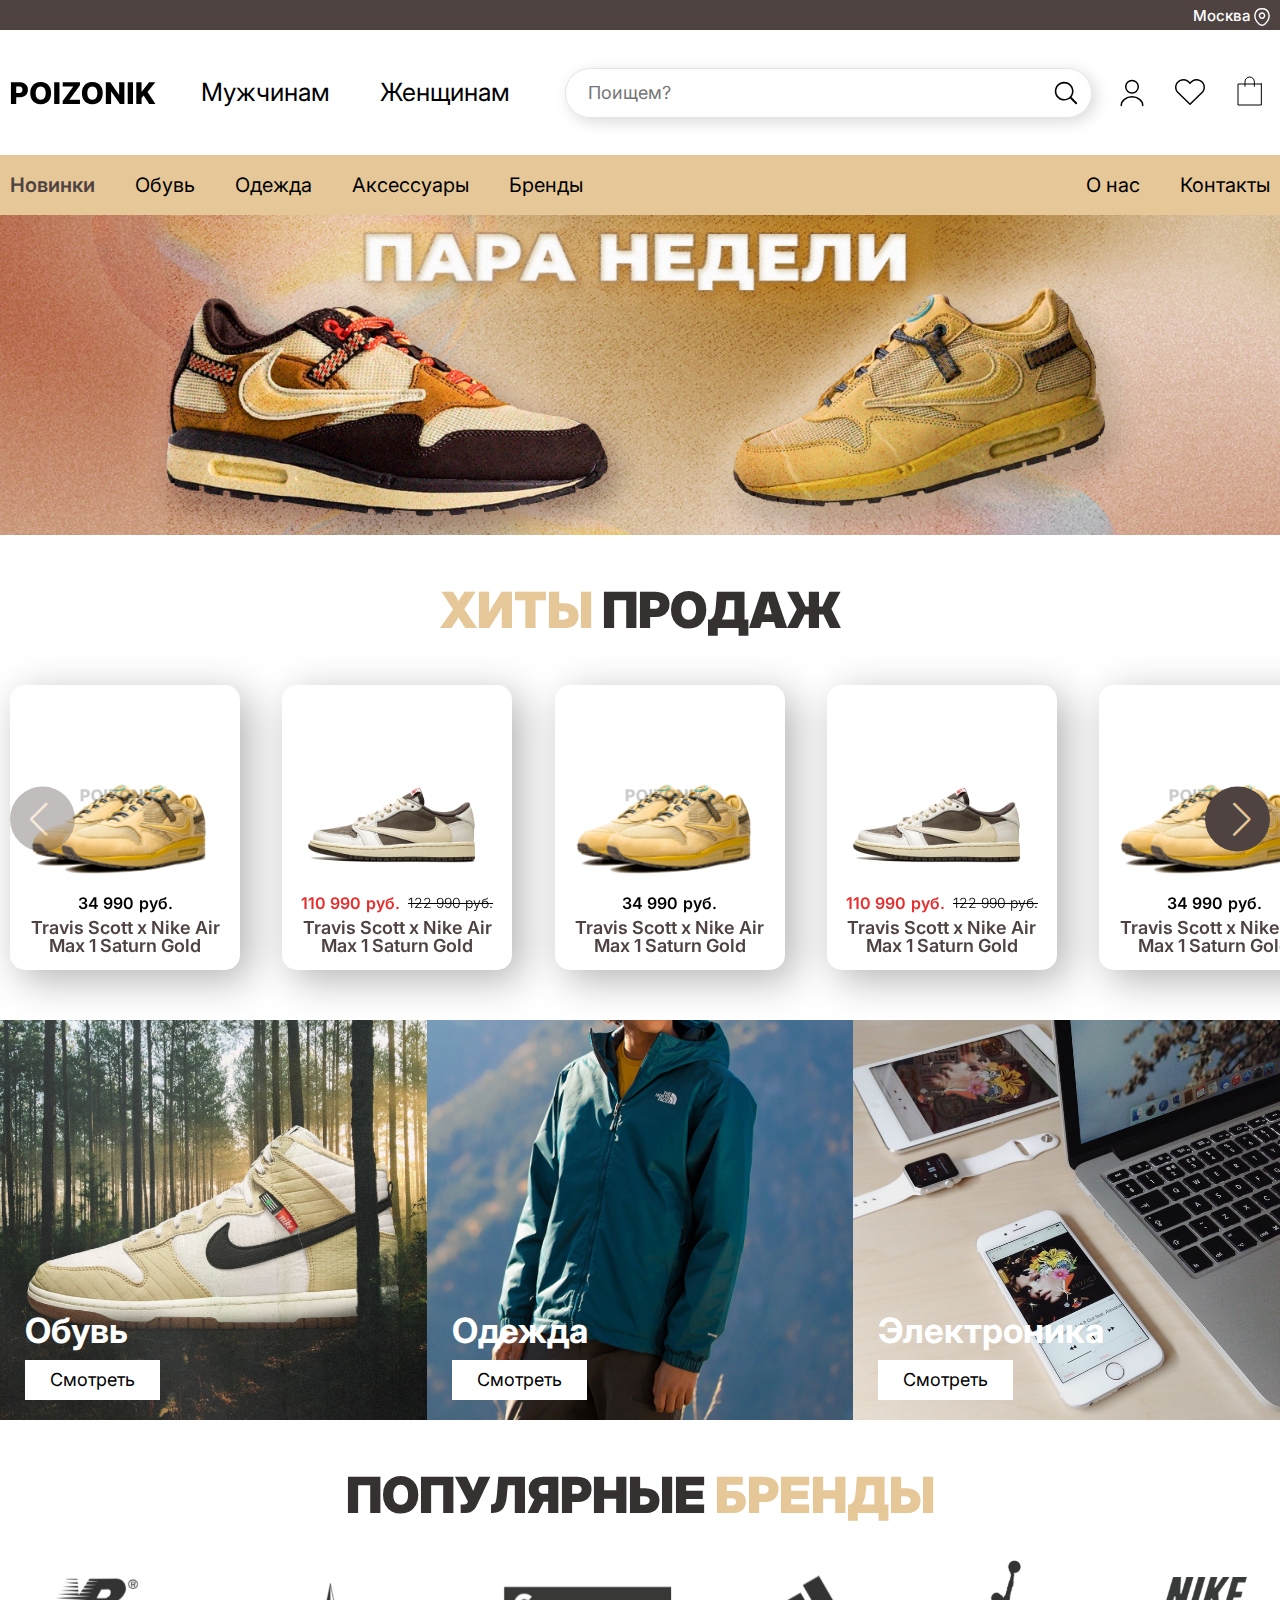
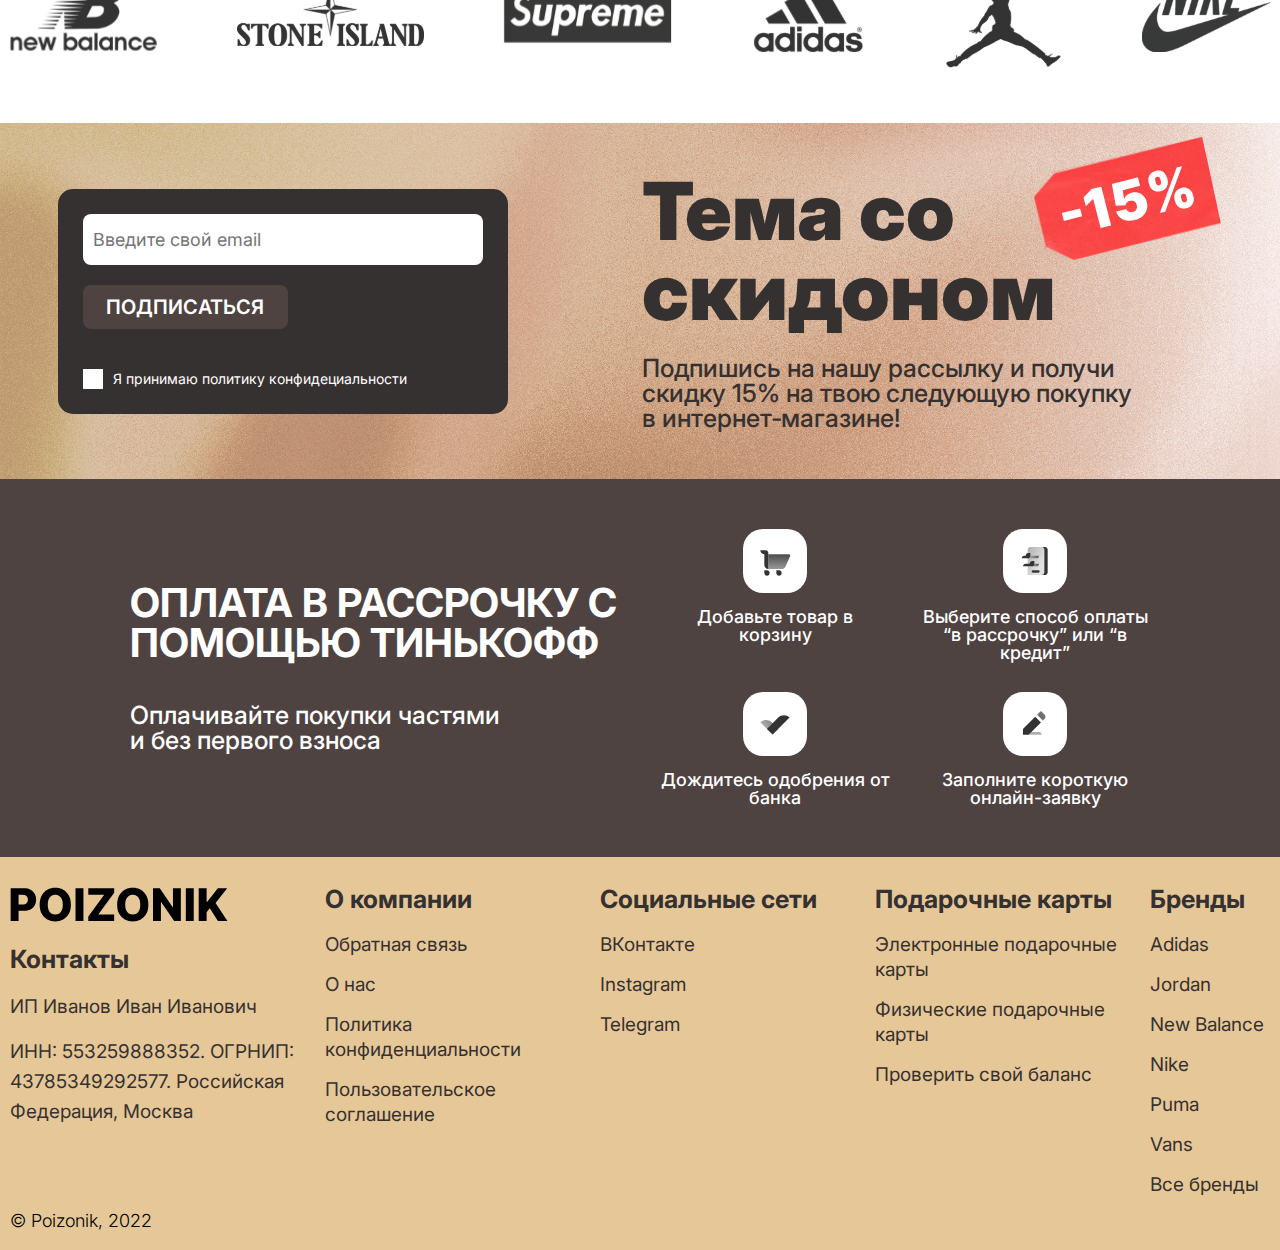
<file: index.html>
<!DOCTYPE html>
<html lang="ru">
<head>
    <meta charset="UTF-8">
    <meta http-equiv="X-UA-Compatible" content="IE=edge">
    <meta name="viewport" content="width=device-width, initial-scale=1.0">
    <!-- <link rel="stylesheet" href="./css/iconsfont.css"> -->
    <link rel="stylesheet" href="https://cdn.jsdelivr.net/npm/swiper@8/swiper-bundle.min.css"/>
    <link rel="stylesheet" href="./css/style.css">
    <title>Poizonik</title>
</head>
<body>
    <div class="wrapper">
        <div class="block-opacity"></div>
        <header class="header">
            <div class="header__location">
                <div class="header__location-text">Москва</div>
            </div>
            <div class="header__container container">
                <div class="header__content">
                    <div class="menu__icon icon-menu">
                        <img src="./img/icons/burger.svg" alt="">
                    </div>
                    <div class="header__content-left">
                        <a href="./index.html" class="header__logo">
                            <img src="./img/logo.svg" alt="">
                        </a>
                        <div class="header__gender">
                            <a href="#" class="header__man">Мужчинам</a>
                            <a href="#" class="header__woman">Женщинам</a>
                        </div>
                    </div>
                    <div class="header__items">
                        <div class="header__search-box">
                            <input class="header__search-txt" type="text" name="" placeholder="Поищем?">
                            <a href="" class="header__search-btn">
                                <img src="./img/icons/search.svg" alt="">
                            </a>
                        </div>
                        <a href="./personal.html" class="header__item header__item-lk"></a>
                        <a href="./favourites.html" class="header__item header__item-favourites"></a>
                        <a href="./cart.html" class="header__item header__item-basket"></a>
                    </div>
                </div>
            </div>
            <div class="header__menu menu">
                <div class="header__menu-container container">
                    <nav class="menu__body">
                        <ul class="menu__list menu__list-left">
                            <li class="menu__hero-item">
                                <a href="./index.html" class="menu__link">На главную</a>
                            </li>
                            <li><a href="" class="menu__link menu__link-green">Новинки</a></li>
                            <li>
                                <a href="./catalog.html" class="menu__link menu__link-category">Обувь</a>
                                <ul class="menu__list-submenu submenu">
                                    <li><div class="submenu__link">Кроссовки</div></li>
                                    <li><div class="submenu__link">Кеды</div></li>
                                    <li><div class="submenu__link">Ботинки</div></li>
                                </ul>
                            </li>
                            <li><a href="" class="menu__link menu__link-category">Одежда</a></li>
                            <li><a href="" class="menu__link menu__link-category">Аксессуары</a></li>
                            <li>
                                <a href="" class="menu__link menu__link-category">Бренды</a>
                                <ul class="menu__list-submenu submenu">
                                    <li><div class="submenu__link">New Balance</div></li>
                                    <li><div class="submenu__link">Stone Island</div></li>
                                    <li><div class="submenu__link">Supreme</div></li>
                                    <li><div class="submenu__link">Adidas</div></li>
                                    <li><div class="submenu__link">Jordan</div></li>
                                    <li><div class="submenu__link">Nike</div></li>
                                </ul>
                            </li>
                        </ul>
                        <ul class="menu__list menu__list-right">
                            <li><a href="" class="menu__link">О нас</a></li>
                            <li><a href="" class="menu__link">Контакты</a></li>
                        </ul>
                    </nav>
                </div>
            </div>
            <a href="./personal.html" class="header__lk-menu-vertical">Личный кабинет</a>
        </header>
        <main class="page">
            <section class="best">
                <a href="">
                    <img src="./img/background/best.jpg" alt="" class="best__image">
                </a>
            </section>
            <section class="popular">
                <div class="popular__container container">
                    <div class="popular__content">
                        <div class="popular__title">Хиты <i>продаж</i></div>
                    </div>
                    <div class="popular-slider swiper">
                        <!-- обязательная оболочка -->
                        <div class="popular-slider__wrapper swiper-wrapper">
                            <!-- Слайды -->
                            <div  class="popular-slider__slide swiper-slide popular-slider-slide">
                                <a href="./product.html" class="popular-slider-slide__wrapper">
                                    <div class="popular-slider-slide__image">
                                        <img src="./img/products/1.svg" alt="">
                                    </div>
                                    <div class="popular-slider-slide__info">
                                        <div class="popular-slider-slide__price"><i>34 990 <div class="popular-slider-slide__currency">руб.</div></i><div><div class="line"></div></div></div>
                                        <div class="popular-slider-slide__text">Travis Scott x Nike Air Max 1 Saturn Gold</div>
                                    </div>
                                </a>
                            </div>
                            <div  class="popular-slider__slide swiper-slide popular-slider-slide">
                                <a href="./product.html" class="popular-slider-slide__wrapper">
                                    <div class="popular-slider-slide__image">
                                        <img src="./img/products/2.svg" alt="">
                                    </div>
                                    <div class="popular-slider-slide__info">
                                        <div class="popular-slider-slide__price sale"><i>110 990 <div class="popular-slider-slide__currency">руб.</div></i><div>122 990 руб.<div class="line"></div></div></div>
                                    <div class="popular-slider-slide__text">Travis Scott x Nike Air Max 1 Saturn Gold</div>
                                    </div>
                                </a>
                            </div>
                            <div  class="popular-slider__slide swiper-slide popular-slider-slide">
                                <a href="./product.html" class="popular-slider-slide__wrapper">
                                    <div class="popular-slider-slide__image">
                                        <img src="./img/products/1.svg" alt="">
                                    </div>
                                    <div class="popular-slider-slide__info">
                                        <div class="popular-slider-slide__price"><i>34 990 <div class="popular-slider-slide__currency">руб.</div></i><div><div class="line"></div></div></div>
                                        <div class="popular-slider-slide__text">Travis Scott x Nike Air Max 1 Saturn Gold</div>
                                    </div>
                                </a>
                            </div>
                            <div  class="popular-slider__slide swiper-slide popular-slider-slide">
                                <a href="./product.html" class="popular-slider-slide__wrapper">
                                    <div class="popular-slider-slide__image">
                                        <img src="./img/products/2.svg" alt="">
                                    </div>
                                    <div class="popular-slider-slide__info">
                                        <div class="popular-slider-slide__price sale"><i>110 990 <div class="popular-slider-slide__currency">руб.</div></i><div>122 990 руб.<div class="line"></div></div></div>
                                    <div class="popular-slider-slide__text">Travis Scott x Nike Air Max 1 Saturn Gold</div>
                                    </div>
                                </a>
                            </div>
                            <div  class="popular-slider__slide swiper-slide popular-slider-slide">
                                <a href="./product.html" class="popular-slider-slide__wrapper">
                                    <div class="popular-slider-slide__image">
                                        <img src="./img/products/1.svg" alt="">
                                    </div>
                                    <div class="popular-slider-slide__info">
                                        <div class="popular-slider-slide__price"><i>34 990 <div class="popular-slider-slide__currency">руб.</div></i><div><div class="line"></div></div></div>
                                        <div class="popular-slider-slide__text">Travis Scott x Nike Air Max 1 Saturn Gold</div>
                                    </div>
                                </a>
                            </div>
                            <div  class="popular-slider__slide swiper-slide popular-slider-slide">
                                <a href="./product.html" class="popular-slider-slide__wrapper">
                                    <div class="popular-slider-slide__image">
                                        <img src="./img/products/2.svg" alt="">
                                    </div>
                                    <div class="popular-slider-slide__info">
                                        <div class="popular-slider-slide__price sale"><i>110 990 <div class="popular-slider-slide__currency">руб.</div></i><div>122 990 руб.<div class="line"></div></div></div>
                                    <div class="popular-slider-slide__text">Travis Scott x Nike Air Max 1 Saturn Gold</div>
                                    </div>
                                </a>
                            </div>
                            <div  class="popular-slider__slide swiper-slide popular-slider-slide">
                                <a href="./product.html" class="popular-slider-slide__wrapper">
                                    <div class="popular-slider-slide__image">
                                        <img src="./img/products/1.svg" alt="">
                                    </div>
                                    <div class="popular-slider-slide__info">
                                        <div class="popular-slider-slide__price"><i>34 990 <div class="popular-slider-slide__currency">руб.</div></i><div><div class="line"></div></div></div>
                                        <div class="popular-slider-slide__text">Travis Scott x Nike Air Max 1 Saturn Gold</div>
                                    </div>
                                </a>
                            </div>
                            <div  class="popular-slider__slide swiper-slide popular-slider-slide">
                                <a href="./product.html" class="popular-slider-slide__wrapper">
                                    <div class="popular-slider-slide__image">
                                        <img src="./img/products/2.svg" alt="">
                                    </div>
                                    <div class="popular-slider-slide__info">
                                        <div class="popular-slider-slide__price sale"><i>110 990 <div class="popular-slider-slide__currency">руб.</div></i><div>122 990 руб.<div class="line"></div></div></div>
                                    <div class="popular-slider-slide__text">Travis Scott x Nike Air Max 1 Saturn Gold</div>
                                    </div>
                                </a>
                            </div>
                            <div  class="popular-slider__slide swiper-slide popular-slider-slide">
                                <a href="./product.html" class="popular-slider-slide__wrapper">
                                    <div class="popular-slider-slide__image">
                                        <img src="./img/products/1.svg" alt="">
                                    </div>
                                    <div class="popular-slider-slide__info">
                                        <div class="popular-slider-slide__price"><i>34 990 <div class="popular-slider-slide__currency">руб.</div></i><div><div class="line"></div></div></div>
                                        <div class="popular-slider-slide__text">Travis Scott x Nike Air Max 1 Saturn Gold</div>
                                    </div>
                                </a>
                            </div>
                            <div  class="popular-slider__slide swiper-slide popular-slider-slide">
                                <a href="./product.html" class="popular-slider-slide__wrapper">
                                    <div class="popular-slider-slide__image">
                                        <img src="./img/products/2.svg" alt="">
                                    </div>
                                    <div class="popular-slider-slide__info">
                                        <div class="popular-slider-slide__price sale"><i>110 990 <div class="popular-slider-slide__currency">руб.</div></i><div>122 990 руб.<div class="line"></div></div></div>
                                    <div class="popular-slider-slide__text">Travis Scott x Nike Air Max 1 Saturn Gold</div>
                                    </div>
                                </a>
                            </div>
                            <div  class="popular-slider__slide swiper-slide popular-slider-slide">
                                <a href="./product.html" class="popular-slider-slide__wrapper">
                                    <div class="popular-slider-slide__image">
                                        <img src="./img/products/1.svg" alt="">
                                    </div>
                                    <div class="popular-slider-slide__info">
                                        <div class="popular-slider-slide__price"><i>34 990 <div class="popular-slider-slide__currency">руб.</div></i><div><div class="line"></div></div></div>
                                        <div class="popular-slider-slide__text">Travis Scott x Nike Air Max 1 Saturn Gold</div>
                                    </div>
                                </a>
                            </div>
                            <div  class="popular-slider__slide swiper-slide popular-slider-slide">
                                <a href="./product.html" class="popular-slider-slide__wrapper">
                                    <div class="popular-slider-slide__image">
                                        <img src="./img/products/2.svg" alt="">
                                    </div>
                                    <div class="popular-slider-slide__info">
                                        <div class="popular-slider-slide__price sale"><i>110 990 <div class="popular-slider-slide__currency">руб.</div></i><div>122 990 руб.<div class="line"></div></div></div>
                                    <div class="popular-slider-slide__text">Travis Scott x Nike Air Max 1 Saturn Gold</div>
                                    </div>
                                </a>
                            </div>
                            <div  class="popular-slider__slide swiper-slide popular-slider-slide">
                                <a href="./product.html" class="popular-slider-slide__wrapper">
                                    <div class="popular-slider-slide__image">
                                        <img src="./img/products/1.svg" alt="">
                                    </div>
                                    <div class="popular-slider-slide__info">
                                        <div class="popular-slider-slide__price"><i>34 990 <div class="popular-slider-slide__currency">руб.</div></i><div><div class="line"></div></div></div>
                                        <div class="popular-slider-slide__text">Travis Scott x Nike Air Max 1 Saturn Gold</div>
                                    </div>
                                </a>
                            </div>
                            <div  class="popular-slider__slide swiper-slide popular-slider-slide">
                                <a href="./product.html" class="popular-slider-slide__wrapper">
                                    <div class="popular-slider-slide__image">
                                        <img src="./img/products/2.svg" alt="">
                                    </div>
                                    <div class="popular-slider-slide__info">
                                        <div class="popular-slider-slide__price sale"><i>110 990 <div class="popular-slider-slide__currency">руб.</div></i><div>122 990 руб.<div class="line"></div></div></div>
                                    <div class="popular-slider-slide__text">Travis Scott x Nike Air Max 1 Saturn Gold</div>
                                    </div>
                                </a>
                            </div>
                        </div>
                        <!-- Стрелки управления -->
                        <div class="swiper-button-prev"></div>
                        <div class="swiper-button-next"></div>
                    </div>
                </div>
                <!-- <div class="popular__container container">
                    <div class="popular__content">
                        <div class="popular__title">Хиты <i>продаж</i></div>
                        <div class="popular__items">
                            <a href="./product.html" class="popular__item item-popular">
                                <div class="item-popular__image">
                                    <img src="./img/popular/1.svg" alt="">
                                </div>
                                <div class="item-popular__text">Travis scott x jordan 1</div>
                            </a>
                            <a href="" class="popular__item item-popular">
                                <div class="item-popular__image">
                                    <img src="./img/popular/1.svg" alt="">
                                </div>
                                <div class="item-popular__text">Travis scott x jordan 1</div>
                            </a>
                            <a href="" class="popular__item item-popular">
                                <div class="item-popular__image">
                                    <img src="./img/popular/1.svg" alt="">
                                </div>
                                <div class="item-popular__text">Travis scott x jordan 1</div>
                            </a>
                            <a href="" class="popular__item item-popular">
                                <div class="item-popular__image">
                                    <img src="./img/popular/1.svg" alt="">
                                </div>
                                <div class="item-popular__text">Travis scott x jordan 1</div>
                            </a>
                            <a href="" class="popular__item item-popular">
                                <div class="item-popular__image">
                                    <img src="./img/popular/1.svg" alt="">
                                </div>
                                <div class="item-popular__text">Travis scott x jordan 1</div>
                            </a>     
                            <a href="" class="popular__item item-popular">
                                <div class="item-popular__image">
                                    <img src="./img/popular/1.svg" alt="">
                                </div>
                                <div class="item-popular__text">Travis scott x jordan 1</div>
                            </a>     
                        </div>
                    </div>
                </div> -->
            </section>
            <section class="category">
                <div class="category__container container">
                    <div class="category__items">
                        <a href="#" class="category__item category__item-shoes">
                            <img src="./img/category/shoes.png" alt="" class="category__image">
                            <div class="category__info">
                                <div class="category__title">Обувь</div>
                                <div class="category__button">Смотреть</div>
                            </div>
                        </a>
                        <a href="#" class="category__item category__item-clothes">
                            <img src="./img/category/clothes.png" alt="" class="category__image">
                            <div class="category__info">
                                <div class="category__title">Одежда</div>
                                <div class="category__button">Смотреть</div>
                            </div>
                        </a>
                        <a href="#" class="category__item category__item-electronics">
                            <img src="./img/category/electronics.png" alt="" class="category__image">
                            <div class="category__info">
                                <div class="category__title">Электроника</div>
                                <div class="category__button">Смотреть</div>
                            </div>
                        </a>
                    </div>
                </div>
            </section>
            <section class="brands">
                <div class="container">
                    <div class="brands__content">
                        <div class="brands__title"><i>Популярные</i> бренды</div>
                        <div class="brands__items">
                            <div class="brands__item">
                                <div class="brands__image">
                                    <img src="./img/brands/nb.svg" alt="">
                                </div>
                            </div>
                            <div class="brands__item">
                                <div class="brands__image">
                                    <img src="./img/brands/stonik.svg" alt="">
                                </div>
                            </div>
                            <div class="brands__item">
                                <div class="brands__image">
                                    <img src="./img/brands/supreme.svg" alt="">
                                </div>
                            </div>
                            <div class="brands__item">
                                <div class="brands__image">
                                    <img src="./img/brands/adidas.svg" alt="">
                                </div>
                            </div>
                            <div class="brands__item">
                                <div class="brands__image">
                                    <img src="./img/brands/jordan.svg" alt="">
                                </div>
                            </div>
                            <div class="brands__item">
                                <div class="brands__image">
                                    <img src="./img/brands/nike.svg" alt="">
                                </div>
                            </div>
                        </div>
                    </div>
                </div>
            </section>
            <section class="discount">
                <div class="discount__container container">
                    <div class="discount__content">
                        <form action="" class="discount__form form-discount">
                            <div class="form-discount__fields">
                                <input type="text" placeholder="Введите свой email" class="form-discount__email">
                                <button class="form-discount__button">Подписаться</button>
                            </div>
                            <div class="form-discount__agree">
                                <div class="form-discount__checkbox"></div>
                                <div class="form-discount__text-agree">Я принимаю политику конфидециальности</div>
                            </div>
                        </form>
                        <div class="discount__info">
                            <div class="discount__title">Тема со скидоном</div>
                            <div class="discount__descr">Подпишись на&nbsp;нашу рассылку и&nbsp;получи скидку&nbsp;15% на&nbsp;твою следующую покупку в&nbsp;интернет‑магазине!</div>
                        </div>
                    </div>
                </div>
            </section>
            <section class="delivery">
                <div class="delivery__container container">
                    <div class="delivery__content">
                        <div class="delivery__image">
                        </div>
                    </div>
                </div>
            </section>
            <section class="installment">
                <div class="installment__container container">
                    <div class="installment__content">
                        <div class="installment__info">
                            <div class="installment__title">ОПЛАТА В РАССРОЧКУ С ПОМОЩЬЮ ТИНЬКОФФ</div>
                            <div class="installment__descr">Оплачивайте покупки частями и без первого взноса</div>
                        </div>
                        <div class="installment__items">
                            <div class="installment__item item-installment">
                                <div class="item-installment__image"></div>
                                <div class="item-installment__text">Добавьте товар в корзину</div>
                            </div>
                            <div class="installment__item item-installment">
                                <div class="item-installment__image"></div>
                                <div class="item-installment__text">Выберите способ оплаты <br>“в рассрочку” или “в кредит”</div>
                            </div>
                            <div class="installment__item item-installment">
                                <div class="item-installment__image"></div>
                                <div class="item-installment__text">Дождитесь одобрения от банка</div>
                            </div>
                            <div class="installment__item item-installment">
                                <div class="item-installment__image"></div>
                                <div class="item-installment__text">Заполните короткую онлайн-заявку</div>
                            </div>
                        </div>
                    </div>
                </div>
            </section>
        </main>
        <footer class="footer">
            <div class="container">
                <div class="footer__items">
                    <div class="footer__item item-footer">
                        <img src="./img/logo-big.svg" alt="" class="item-footer__logo">
                        <div class="item-footer__title">Контакты</div>
                        <ul class="item-footer__list">
                            <li><div class="item-footer__text">ИП Иванов Иван Иванович</div></li>
                            <li>
                                <div class="item-footer__text">ИНН: 553259888352. ОГРНИП: 43785349292577. Российская Федерация, Москва</div>
                            </li>
                        </ul>
                    </div>
                    <div class="footer__item item-footer">
                        <div class="item-footer__title">О компании</div>
                        <ul class="item-footer__list">
                            <li><a href="" class="item-footer__link">Обратная связь</a></li>
                            <li><a href="" class="item-footer__link">О нас</a></li>
                            <li><a href="" class="item-footer__link">Политика конфиденциальности</a></li>
                            <li><a href="" class="item-footer__link">Пользовательское соглашение</a></li>
                        </ul>
                    </div>
                    <div class="footer__item item-footer">
                        <div class="item-footer__title">Социальные сети</div>
                        <ul class="item-footer__list">
                            <li><a href="" class="item-footer__link">ВКонтакте</a></li>
                            <li><a href="" class="item-footer__link">Instagram</a></li>
                            <li><a href="" class="item-footer__link">Telegram</a></li>
                        </ul>
                    </div>
                    <div class="footer__item item-footer">
                        <div class="item-footer__title">Подарочные карты</div>
                        <ul class="item-footer__list">
                            <li><a href="" class="item-footer__link">Электронные подарочные карты</a></li>
                            <li><a href="" class="item-footer__link">Физические подарочные карты</a></li>
                            <li><a href="" class="item-footer__link">Проверить свой баланс</a></li>
                        </ul>
                    </div>
                    <div class="footer__item item-footer">
                        <div class="item-footer__title">Бренды</div>
                        <ul class="item-footer__list">
                            <li><a href="" class="item-footer__link">Adidas</a></li>
                            <li><a href="" class="item-footer__link">Jordan</a></li>
                            <li><a href="" class="item-footer__link">New Balance</a></li>
                            <li><a href="" class="item-footer__link">Nike</a></li>
                            <li><a href="" class="item-footer__link">Puma</a></li>
                            <li><a href="" class="item-footer__link">Vans</a></li>
                            <li><a href="" class="item-footer__link">Все бренды</a></li>
                        </ul>
                    </div>
                </div>
                <div class="footer__bottom">
                    <div class="footer__copy">&copy;&nbsp;Poizonik, 2022</div>
                </div>
            </div>
        </footer>
    </div>
    <script src="https://cdn.jsdelivr.net/npm/swiper@8/swiper-bundle.min.js"></script>
    <script src="./js/slider.js"></script>
    <script src="./js/script.js"></script>
</body>
</html>
</file>
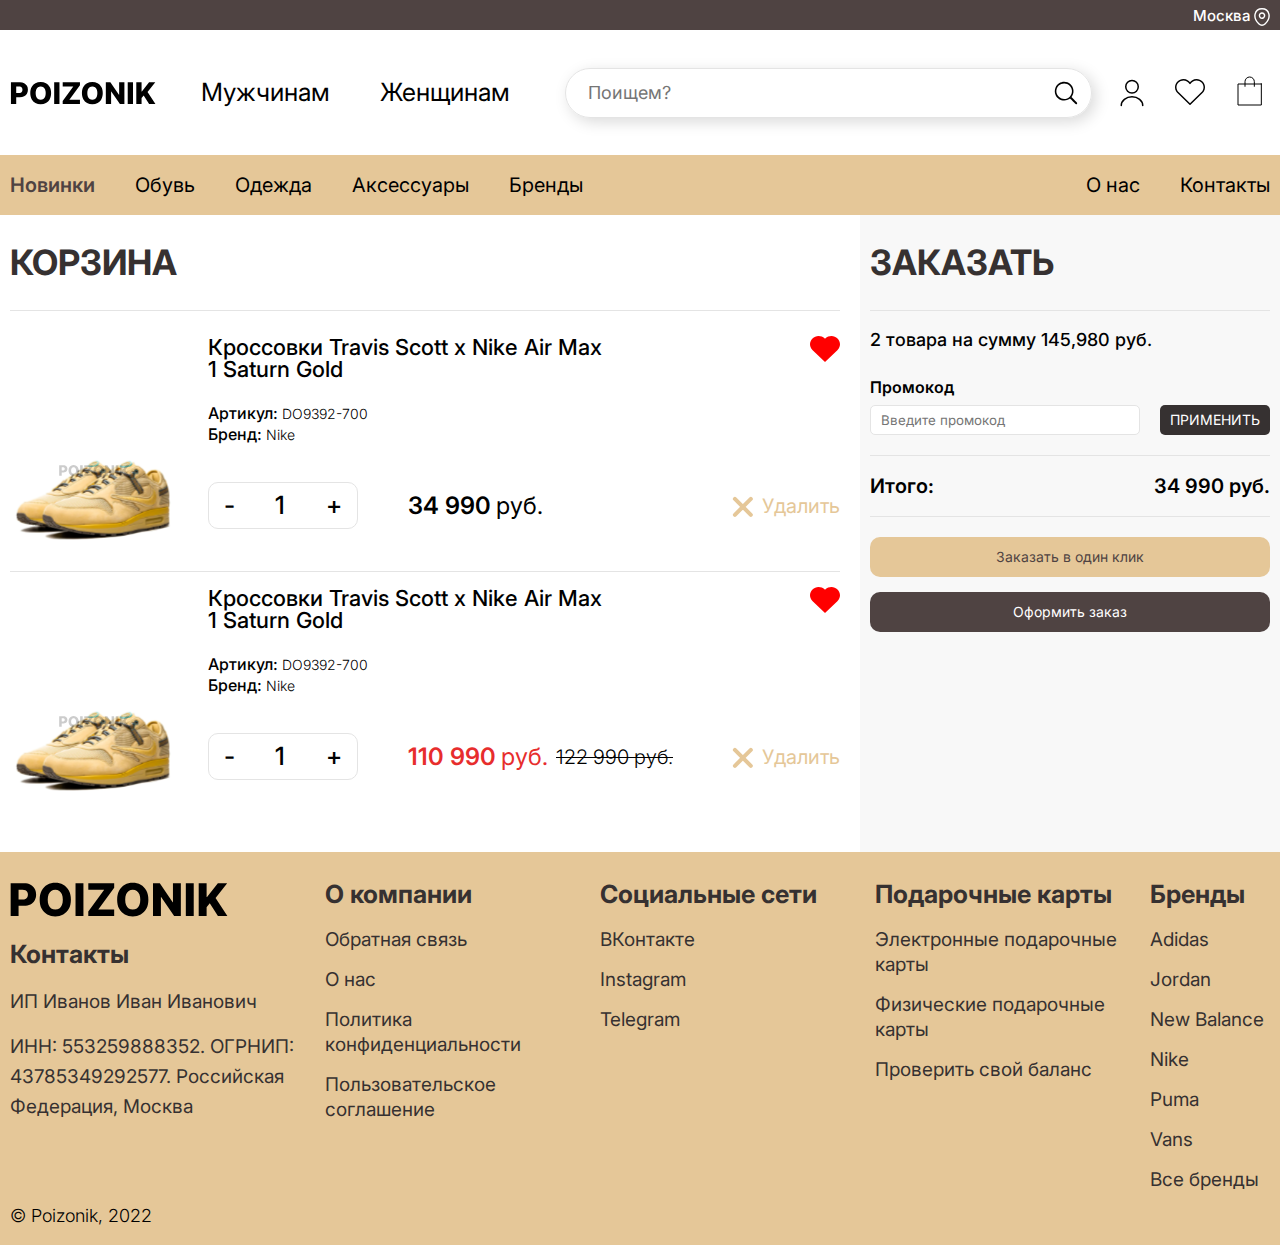
<file: cart.html>
<!DOCTYPE html>
<html lang="ru">
<head>
    <meta charset="UTF-8">
    <meta http-equiv="X-UA-Compatible" content="IE=edge">
    <meta name="viewport" content="width=device-width, initial-scale=1.0">
    <!-- <link rel="stylesheet" href="./css/iconsfont.css"> -->
    <link rel="stylesheet" href="./css/style.css">
    <title>Poizonik</title>
</head>
<body>
    <div class="wrapper">
        <div class="block-opacity"></div>
        <header class="header">
            <div class="header__location">
                <div class="header__location-text">Москва</div>
            </div>
            <div class="header__container container">
                <div class="header__content">
                    <div class="menu__icon icon-menu">
                        <img src="./img/icons/burger.svg" alt="">
                    </div>
                    <div class="header__content-left">
                        <a href="./index.html" class="header__logo">
                            <img src="./img/logo.svg" alt="">
                        </a>
                        <div class="header__gender">
                            <a href="#" class="header__man">Мужчинам</a>
                            <a href="#" class="header__woman">Женщинам</a>
                        </div>
                    </div>
                    <div class="header__items">
                        <div class="header__search-box">
                            <input class="header__search-txt" type="text" name="" placeholder="Поищем?">
                            <a href="" class="header__search-btn">
                                <img src="./img/icons/search.svg" alt="">
                            </a>
                        </div>
                        <a href="./personal.html" class="header__item header__item-lk"></a>
                        <a href="./favourites.html" class="header__item header__item-favourites"></a>
                        <a href="./cart.html" class="header__item header__item-basket"></a>
                    </div>
                </div>
            </div>
            <div class="header__menu menu">
                <div class="header__menu-container container">
                    <nav class="menu__body">
                        <ul class="menu__list menu__list-left">
                            <li class="menu__hero-item">
                                <a href="./index.html" class="menu__link">На главную</a>
                            </li>
                            <li><a href="" class="menu__link menu__link-green">Новинки</a></li>
                            <li>
                                <a href="./catalog.html" class="menu__link menu__link-category">Обувь</a>
                                <ul class="menu__list-submenu submenu">
                                    <li><div class="submenu__link">Кроссовки</div></li>
                                    <li><div class="submenu__link">Кеды</div></li>
                                    <li><div class="submenu__link">Ботинки</div></li>
                                </ul>
                            </li>
                            <li><a href="" class="menu__link menu__link-category">Одежда</a></li>
                            <li><a href="" class="menu__link menu__link-category">Аксессуары</a></li>
                            <li>
                                <a href="" class="menu__link menu__link-category">Бренды</a>
                                <ul class="menu__list-submenu submenu">
                                    <li><div class="submenu__link">New Balance</div></li>
                                    <li><div class="submenu__link">Stone Island</div></li>
                                    <li><div class="submenu__link">Supreme</div></li>
                                    <li><div class="submenu__link">Adidas</div></li>
                                    <li><div class="submenu__link">Jordan</div></li>
                                    <li><div class="submenu__link">Nike</div></li>
                                </ul>
                            </li>
                        </ul>
                        <ul class="menu__list menu__list-right">
                            <li><a href="" class="menu__link">О нас</a></li>
                            <li><a href="" class="menu__link">Контакты</a></li>
                        </ul>
                    </nav>
                </div>
            </div>
            <a href="./personal.html" class="header__lk-menu-vertical">Личный кабинет</a>
        </header>
        <main class="page page-cart">
            <section class="cart">
                <div class="container cart__container">
                    <div class="cart__content">
                        <div class="cart__info">
                            <div class="cart__title">КОРЗИНА</div>
                            <div class="cart__products">
                                <div class="cart__product product-cart">
                                    <a href="#" class="product-cart__image">
                                        <img src="./img/products/1.svg" alt="">
                                    </a>
                                    <div class="product-cart__info">
                                        <div class="product-cart__title">Кроссовки Travis Scott x Nike Air Max 1 Saturn Gold</div>
                                        <div class="product-cart__favourites _favourites _active _icon-favourites"></div>
                                        <ul class="product-cart__specifications specifications-product-cart">
                                            <li class="specifications-product-cart__item"><i>Артикул:</i> DO9392-700</li>
                                            <li class="specifications-product-cart__item"><i>Бренд:</i> Nike</li>
                                        </ul>
                                        <div class="product-cart__management">
                                            <div class="product-cart__quantity quantity-product-cart count-cart">
                                                <i class="quantity-product-cart__reduce count-cart__reduce">-</i> <div class="quantity-product__count count-cart__count">1</div> <i class="quantity-product-cart__increase count-cart__increase">+</i>
                                            </div>
                                            <div class="product-cart__price"><i>34 990 <div class="product-cart__currency">руб.</div></i><div><div class="line"></div></div></div>
                                            <div class="product-cart__close">Удалить</div>
                                        </div>
                                    </div>
                                </div>
                                <div class="cart__product product-cart">
                                    <a href="#" class="product-cart__image">
                                        <img src="./img/products/1.svg" alt="">
                                    </a>
                                    <div class="product-cart__info">
                                        <div class="product-cart__title">Кроссовки Travis Scott x Nike Air Max 1 Saturn Gold</div>
                                        <div class="product-cart__favourites _favourites _active _icon-favourites"></div>
                                        <ul class="product-cart__specifications specifications-product-cart">
                                            <li class="specifications-product-cart__item"><i>Артикул:</i> DO9392-700</li>
                                            <li class="specifications-product-cart__item"><i>Бренд:</i> Nike</li>
                                        </ul>
                                        <div class="product-cart__management">
                                            <div class="product-cart__quantity quantity-product-cart count-cart">
                                                <i class="quantity-product-cart__reduce count-cart__reduce">-</i> <div class="quantity-product__count count-cart__count">1</div> <i class="quantity-product-cart__increase count-cart__increase">+</i>
                                            </div>
                                            <div class="product-cart__price sale"><i>110 990 <div class="product-cart__currency">руб.</div></i><div>122 990 руб.<div class="line"></div></div></div>
                                            <div class="product-cart__close">Удалить</div>
                                        </div>
                                    </div>
                                </div>
                            </div>
                        </div>
                        <nav class="cart__saidbar saidbar-cart">
                            <div class="saidbar-cart__title">ЗАКАЗАТЬ</div>
                            <div class="saidbar-cart__content">
                                <div class="saidbar-cart__info info-saidbar-cart">
                                    <div class="info-saidbar-cart__quantity">1</div>
                                    <div class="info-saidbar-cart__text">товар на сумму</div>
                                    <div class="info-saidbar-cart__price">34 990 руб.</div>
                                </div>
                                <div class="saidbar-cart__promocode promocode-saidbar-cart">
                                    <div class="promocode-saidbar-cart__title">Промокод</div>
                                    <form action="" class="promocode-saidbar-cart__form">
                                        <input type="text" placeholder="Введите промокод" class="promocode-saidbar-cart__input">
                                        <button class="promocode-saidbar-cart__button">ПРИМЕНИТЬ</button>
                                    </form>
                                </div>
                                <div class="saidbar-cart__price price-saidbar-cart">
                                    <div class="price-saidbar-cart__text">Итого:</div>
                                    <div class="price-saidbar-cart__count">34 990 руб.</div>
                                </div>
                                <div class="saidbar-cart__buttons">
                                    <a href="" class="saidbar-cart__button">Заказать в один клик</a>
                                    <a href="" class="saidbar-cart__button">Оформить заказ</a>
                                </div>
                            </div>
                        </nav>
                    </div>
                </div>
            </section>
        </main>
        <footer class="footer">
            <div class="container">
                <div class="footer__items">
                    <div class="footer__item item-footer">
                        <img src="./img/logo-big.svg" alt="" class="item-footer__logo">
                        <div class="item-footer__title">Контакты</div>
                        <ul class="item-footer__list">
                            <li><div class="item-footer__text">ИП Иванов Иван Иванович</div></li>
                            <li>
                                <div class="item-footer__text">ИНН: 553259888352. ОГРНИП: 43785349292577. Российская Федерация, Москва</div>
                            </li>
                        </ul>
                    </div>
                    <div class="footer__item item-footer">
                        <div class="item-footer__title">О компании</div>
                        <ul class="item-footer__list">
                            <li><a href="" class="item-footer__link">Обратная связь</a></li>
                            <li><a href="" class="item-footer__link">О нас</a></li>
                            <li><a href="" class="item-footer__link">Политика конфиденциальности</a></li>
                            <li><a href="" class="item-footer__link">Пользовательское соглашение</a></li>
                        </ul>
                    </div>
                    <div class="footer__item item-footer">
                        <div class="item-footer__title">Социальные сети</div>
                        <ul class="item-footer__list">
                            <li><a href="" class="item-footer__link">ВКонтакте</a></li>
                            <li><a href="" class="item-footer__link">Instagram</a></li>
                            <li><a href="" class="item-footer__link">Telegram</a></li>
                        </ul>
                    </div>
                    <div class="footer__item item-footer">
                        <div class="item-footer__title">Подарочные карты</div>
                        <ul class="item-footer__list">
                            <li><a href="" class="item-footer__link">Электронные подарочные карты</a></li>
                            <li><a href="" class="item-footer__link">Физические подарочные карты</a></li>
                            <li><a href="" class="item-footer__link">Проверить свой баланс</a></li>
                        </ul>
                    </div>
                    <div class="footer__item item-footer">
                        <div class="item-footer__title">Бренды</div>
                        <ul class="item-footer__list">
                            <li><a href="" class="item-footer__link">Adidas</a></li>
                            <li><a href="" class="item-footer__link">Jordan</a></li>
                            <li><a href="" class="item-footer__link">New Balance</a></li>
                            <li><a href="" class="item-footer__link">Nike</a></li>
                            <li><a href="" class="item-footer__link">Puma</a></li>
                            <li><a href="" class="item-footer__link">Vans</a></li>
                            <li><a href="" class="item-footer__link">Все бренды</a></li>
                        </ul>
                    </div>
                </div>
                <div class="footer__bottom">
                    <div class="footer__copy">&copy;&nbsp;Poizonik, 2022</div>
                </div>
            </div>
        </footer>
    </div>
    <script src="./js/cart.js"></script>
    <script src="./js/script.js"></script>
</body>
</html>
</file>
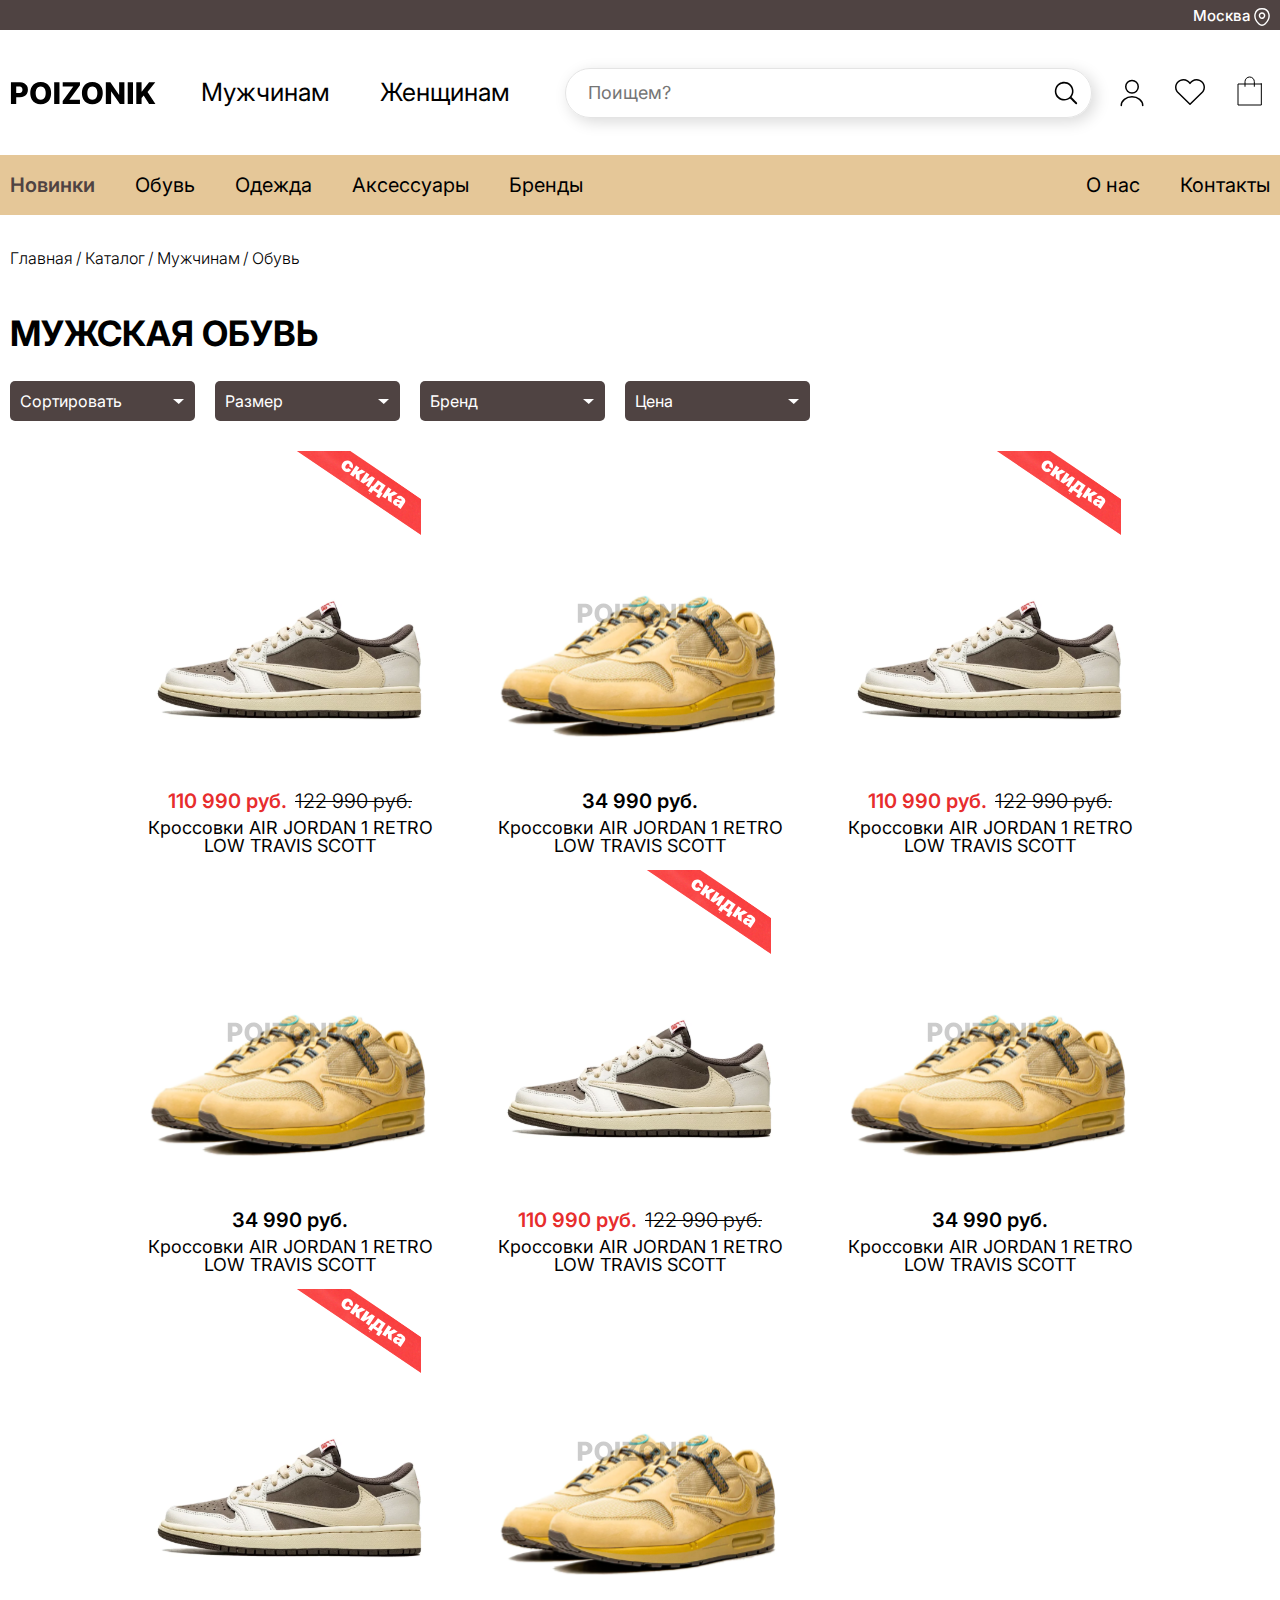
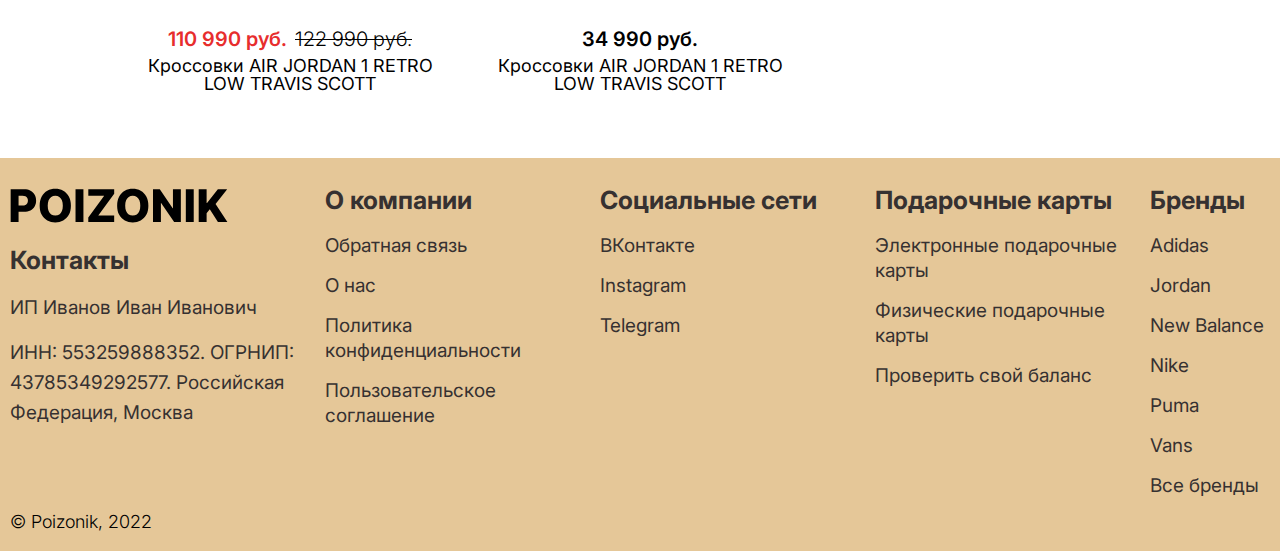
<file: catalog.html>
<!DOCTYPE html>
<html lang="ru">
<head>
    <meta charset="UTF-8">
    <meta http-equiv="X-UA-Compatible" content="IE=edge">
    <meta name="viewport" content="width=device-width, initial-scale=1.0">
    <!-- <link rel="stylesheet" href="./css/iconsfont.css"> -->
    <link rel="stylesheet" href="./css/nouislider.min.css">
    <link rel="stylesheet" href="./css/style.css">
    <title>Poizonik</title>
</head>
<body>
    <div class="wrapper">
        <div class="block-opacity"></div>
        <header class="header">
            <div class="header__location">
                <div class="header__location-text">Москва</div>
            </div>
            <div class="header__container container">
                <div class="header__content">
                    <div class="menu__icon icon-menu">
                        <img src="./img/icons/burger.svg" alt="">
                    </div>
                    <div class="header__content-left">
                        <a href="./index.html" class="header__logo">
                            <img src="./img/logo.svg" alt="">
                        </a>
                        <div class="header__gender">
                            <a href="#" class="header__man">Мужчинам</a>
                            <a href="#" class="header__woman">Женщинам</a>
                        </div>
                    </div>
                    <div class="header__items">
                        <div class="header__search-box">
                            <input class="header__search-txt" type="text" name="" placeholder="Поищем?">
                            <a href="" class="header__search-btn">
                                <img src="./img/icons/search.svg" alt="">
                            </a>
                        </div>
                        <a href="./personal.html" class="header__item header__item-lk"></a>
                        <a href="./favourites.html" class="header__item header__item-favourites"></a>
                        <a href="./cart.html" class="header__item header__item-basket"></a>
                    </div>
                </div>
            </div>
            <div class="header__menu menu">
                <div class="header__menu-container container">
                    <nav class="menu__body">
                        <ul class="menu__list menu__list-left">
                            <li class="menu__hero-item">
                                <a href="./index.html" class="menu__link">На главную</a>
                            </li>
                            <li><a href="" class="menu__link menu__link-green">Новинки</a></li>
                            <li>
                                <a href="./catalog.html" class="menu__link menu__link-category">Обувь</a>
                                <ul class="menu__list-submenu submenu">
                                    <li><div class="submenu__link">Кроссовки</div></li>
                                    <li><div class="submenu__link">Кеды</div></li>
                                    <li><div class="submenu__link">Ботинки</div></li>
                                </ul>
                            </li>
                            <li><div class="menu__link menu__link-category">Одежда</div></li>
                            <li><div class="menu__link menu__link-category">Аксессуары</div></li>
                            <li>
                                <div class="menu__link menu__link-category">Бренды</div>
                                <ul class="menu__list-submenu submenu">
                                    <li><div class="submenu__link">New Balance</div></li>
                                    <li><div class="submenu__link">Stone Island</div></li>
                                    <li><div class="submenu__link">Supreme</div></li>
                                    <li><div class="submenu__link">Adidas</div></li>
                                    <li><div class="submenu__link">Jordan</div></li>
                                    <li><div class="submenu__link">Nike</div></li>
                                </ul>
                            </li>
                        </ul>
                        <ul class="menu__list menu__list-right">
                            <li><a href="" class="menu__link">О нас</a></li>
                            <li><a href="" class="menu__link">Контакты</a></li>
                        </ul>
                    </nav>
                </div>
            </div>
            <a href="./personal.html" class="header__lk-menu-vertical">Личный кабинет</a>
        </header>
        <main class="page">
            <nav aria-label="breadcrumb">
                <div class="container breadcrumb__container">
                    <ol class="breadcrumb">
                        <li class="breadcrumb-item"><a href="#">Главная</a></li>
                        <li class="breadcrumb-item"><a href="#">Каталог</a></li>
                        <li class="breadcrumb-item"><a href="#">Мужчинам</a></li>
                        <li class="breadcrumb-item"><a href="#">Обувь</a></li>
                    </ol>
                </div>
            </nav>      
            <section class="catalog">
                    <div class="catalog__container container">
                        <div class="catalog__content">
                            <div class="catalog__title">МУЖСКАЯ ОБУВЬ</div>
                            <div class="catalog__filters">
                                <div class="catalog__filter filter-sorting-catalog filter-catalog filter">
                                    <div class="filter-catalog__button filter-sorting-button filter-button">Сортировать</div>
                                    <div class="filter-catalog__body filter-body">
                                        <ul class="filter-catalog__list filter-sorting-catalog__list filter-list">
                                            <li>
                                                <div class="filter-catalog__item filter-sorting-catalog__item filter-item">
                                                    <div class="filter-catalog__checkbox filter-sorting-checkbox">
                                                        <div class=""></div>
                                                        <div class=""></div>
                                                    </div>
                                                    <div class="filter-catalog__text">По популярности</div>
                                                </div>
                                            </li>
                                            <li>
                                                <div class="filter-catalog__item filter-sorting-catalog__item filter-item">
                                                    <div class="filter-catalog__checkbox filter-sorting-checkbox">
                                                        <div class=""></div>
                                                        <div class=""></div>
                                                    </div>
                                                    <div class="filter-catalog__text">По возрастанию цены</div>
                                                </div>
                                            </li>
                                            <li>
                                                <div class="filter-catalog__item filter-sorting-catalog__item filter-item">
                                                    <div class="filter-catalog__checkbox filter-sorting-checkbox">
                                                        <div class=""></div>
                                                        <div class=""></div>
                                                    </div>
                                                    <div class="filter-catalog__text">По убыванию цены</div>
                                                </div>
                                            </li>
                                        </ul>
                                    </div>
                                </div>
                                <div class="catalog__filter filter-catalog filter">
                                    <div class="filter-catalog__button filter-button">Размер</div>
                                    <div class="filter-catalog__body filter-body">
                                        <ul class="filter-catalog__list filter-list">
                                            <li>
                                                <div class="filter-catalog__item filter-item-size filter-item">
                                                    <div class="filter-item-size__info filter-catalog__info">
                                                        <div class="filter-catalog__checkbox">
                                                            <div class=""></div>
                                                            <div class=""></div>
                                                        </div>
                                                        <div class="filter-catalog__text">37</div>
                                                    </div>
                                                    <div class="filter-catalog__quantity">14</div>
                                                </div>
                                            </li>
                                            <li>
                                                <div class="filter-catalog__item filter-item-size filter-item">
                                                    <div class="filter-item-size__info filter-catalog__info">
                                                        <div class="filter-catalog__checkbox">
                                                            <div class=""></div>
                                                            <div class=""></div>
                                                        </div>
                                                        <div class="filter-catalog__text">37</div>
                                                    </div>
                                                    <div class="filter-catalog__quantity">14</div>
                                                </div>
                                            </li>
                                            <li>
                                                <div class="filter-catalog__item filter-item-size filter-item">
                                                    <div class="filter-item-size__info filter-catalog__info">
                                                        <div class="filter-catalog__checkbox">
                                                            <div class=""></div>
                                                            <div class=""></div>
                                                        </div>
                                                        <div class="filter-catalog__text">37</div>
                                                    </div>
                                                    <div class="filter-catalog__quantity">14</div>
                                                </div>
                                            </li>
                                            <li>
                                                <div class="filter-catalog__item filter-item-size filter-item">
                                                    <div class="filter-item-size__info filter-catalog__info">
                                                        <div class="filter-catalog__checkbox">
                                                            <div class=""></div>
                                                            <div class=""></div>
                                                        </div>
                                                        <div class="filter-catalog__text">37</div>
                                                    </div>
                                                    <div class="filter-catalog__quantity">14</div>
                                                </div>
                                            </li>
                                            <li>
                                                <div class="filter-catalog__item filter-item-size filter-item">
                                                    <div class="filter-item-size__info filter-catalog__info">
                                                        <div class="filter-catalog__checkbox">
                                                            <div class=""></div>
                                                            <div class=""></div>
                                                        </div>
                                                        <div class="filter-catalog__text">37</div>
                                                    </div>
                                                    <div class="filter-catalog__quantity">14</div>
                                                </div>
                                            </li>
                                            <li>
                                                <div class="filter-catalog__item filter-item-size filter-item">
                                                    <div class="filter-item-size__info filter-catalog__info">
                                                        <div class="filter-catalog__checkbox">
                                                            <div class=""></div>
                                                            <div class=""></div>
                                                        </div>
                                                        <div class="filter-catalog__text">37</div>
                                                    </div>
                                                    <div class="filter-catalog__quantity">14</div>
                                                </div>
                                            </li>
                                        </ul>
                                        <a href="" class="filter-catalog__button-apply">Применить</a>
                                    </div>
                                </div>
                                <div class="catalog__filter filter-catalog filter">
                                    <div class="filter-catalog__button filter-button">Бренд</div>
                                    <div class="filter-catalog__body filter-body">
                                        <ul class="filter-catalog__list filter-list">
                                            <li>
                                                <div class="filter-catalog__item filter-item-brand filter-item">
                                                    <div class="filter-item-brand__info filter-catalog__info">
                                                        <div class="filter-catalog__checkbox">
                                                            <div class=""></div>
                                                            <div class=""></div>
                                                        </div>
                                                        <div class="filter-catalog__text">New balance</div>
                                                    </div>
                                                    <div class="filter-catalog__quantity filter-item-brand__quantity">14</div>
                                                </div>
                                            </li>
                                            <li>
                                                <div class="filter-catalog__item filter-item-brand filter-item">
                                                    <div class="filter-item-brand__info filter-catalog__info">
                                                        <div class="filter-catalog__checkbox">
                                                            <div class=""></div>
                                                            <div class=""></div>
                                                        </div>
                                                        <div class="filter-catalog__text">New balance</div>
                                                    </div>
                                                    <div class="filter-catalog__quantity filter-item-brand__quantity">14</div>
                                                </div>
                                            </li>
                                            <li>
                                                <div class="filter-catalog__item filter-item-brand filter-item">
                                                    <div class="filter-item-brand__info filter-catalog__info">
                                                        <div class="filter-catalog__checkbox">
                                                            <div class=""></div>
                                                            <div class=""></div>
                                                        </div>
                                                        <div class="filter-catalog__text">New balance</div>
                                                    </div>
                                                    <div class="filter-catalog__quantity filter-item-brand__quantity">14</div>
                                                </div>
                                            </li>
                                            <li>
                                                <div class="filter-catalog__item filter-item-brand filter-item">
                                                    <div class="filter-item-brand__info filter-catalog__info">
                                                        <div class="filter-catalog__checkbox">
                                                            <div class=""></div>
                                                            <div class=""></div>
                                                        </div>
                                                        <div class="filter-catalog__text">New balance</div>
                                                    </div>
                                                    <div class="filter-catalog__quantity filter-item-brand__quantity">14</div>
                                                </div>
                                            </li>
                                            <li>
                                                <div class="filter-catalog__item filter-item-brand filter-item">
                                                    <div class="filter-item-brand__info filter-catalog__info">
                                                        <div class="filter-catalog__checkbox">
                                                            <div class=""></div>
                                                            <div class=""></div>
                                                        </div>
                                                        <div class="filter-catalog__text">New balance</div>
                                                    </div>
                                                    <div class="filter-catalog__quantity filter-item-brand__quantity">14</div>
                                                </div>
                                            </li>
                                        </ul>
                                        <a href="" class="filter-catalog__button-apply">Применить</a>
                                    </div>
                                </div>
                                <div class="catalog__filter filter-catalog filter">
                                    <div class="filter-catalog__button filter-button">Цена</div>
                                    <div class="filter-catalog__body filter-body filter-price">
                                        <div class="filter-price__slider" id="price-slider-1"></div>
                                        <div class="filter-price__inputs">
                                            <label class="filter-price__label">
                                                <div class="filter-price__text">от</div>
                                                <input type="number" class="filter-price__input" placeholder="5000 руб." id="filter-price-input-min-1">
                                            </label>
                                            <label class="filter-price__label">
                                                <div class="filter-price__text">до</div>
                                                <input type="number" class="filter-price__input" placeholder="499999 руб." id="filter-price-input-max-1">
                                            </label>
                                        </div>
                                        <a href="" class="filter-catalog__button-apply">Применить</a>
                                    </div>
                                </div>
                                <div class="catalog__filter catalog__filter-all filter-catalog filter-catalog-all filter">
                                    <div class="filter-catalog-all__button filter-button">Фильтры</div>
                                    <div class="filter-catalog-all__content">
                                        <div class="filter-catalog-all__body filter-body">
                                            <div class="filter-catalog-all__filters">
                                                <div class="filter-catalog-all__title">Фильтры</div>
                                                <div class="filter-catalog-all__close _icon-cross"></div>
                                                <div class="filter-catalog-all__filters">
                                                    <div class="filter-catalog-all__filter filter-catalog-all-filter">
                                                        <div class="filter-catalog-all-filter__button">Размер</div>
                                                        <div class="filter-catalog-all-filter__body">
                                                            <div class="filter-catalog-all-filter__sizes">
                                                                <div class="filter-catalog-all-filter__size">36 EU</div>
                                                                <div class="filter-catalog-all-filter__size">37 EU</div>
                                                                <div class="filter-catalog-all-filter__size">38 EU</div>
                                                                <div class="filter-catalog-all-filter__size">39 EU</div>
                                                                <div class="filter-catalog-all-filter__size">40 EU</div>
                                                                <div class="filter-catalog-all-filter__size">41 EU</div>
                                                                <div class="filter-catalog-all-filter__size">42 EU</div>
                                                                <div class="filter-catalog-all-filter__size">43 EU</div>
                                                                <div class="filter-catalog-all-filter__size">44 EU</div>
                                                                <div class="filter-catalog-all-filter__size">45 EU</div>
                                                                <div class="filter-catalog-all-filter__size">46 EU</div>
                                                            </div>
                                                        </div>
                                                    </div>
                                                    <div class="filter-catalog-all__filter filter-catalog-all-filter">
                                                        <div class="filter-catalog-all-filter__button">Бренд</div>
                                                        <div class="filter-catalog-all-filter__body">
                                                            <div class="filter-catalog-all-filter__brands">
                                                                <div class="filter-catalog-all-filter__brand">ANTA</div>
                                                                <div class="filter-catalog-all-filter__brand">VANS</div>
                                                                <div class="filter-catalog-all-filter__brand">REEBOK</div>
                                                                <div class="filter-catalog-all-filter__brand">DR.MARTENS</div>
                                                                <div class="filter-catalog-all-filter__brand">NIKE</div>
                                                                <div class="filter-catalog-all-filter__brand">THE NORTH FACE</div>
                                                            </div>
                                                        </div>
                                                    </div>
                                                    <div class="filter-catalog-all__filter filter-catalog-all-filter">
                                                        <div class="filter-catalog-all-filter__button">Цена</div>
                                                        <div class="filter-catalog-all-filter-price__body filter-catalog-all-filter__body">
                                                            <div class="filter-catalog-all-filter-price__slider filter-price__slider" id="price-slider-2"></div>
                                                            <div class="filter-catalog-all-filter-price__inputs filter-price__inputs">
                                                                <label class="filter-catalog-all-filter-price__label filter-price__label">
                                                                    <div class="filter-price__text">от</div>
                                                                    <input type="number" class="filter-catalog-all-filter-price__input filter-price__input" placeholder="5000 руб." id="filter-price-input-min-2">
                                                                </label>
                                                                <label class="filter-price__label">
                                                                    <div class="filter-price__text">до</div>
                                                                    <input type="number" class="filter-catalog-all-filter-price__input filter-price__input" placeholder="499999 руб." id="filter-price-input-max-2">
                                                                </label>
                                                            </div>
                                                        </div>
                                                    </div>
                                                </div>
                                            </div>
                                            <div class="filter-catalog-all__buttons">
                                                <a href="" class="filter-catalog-all__button-filters">Сбросить</a>
                                                <a href="" class="filter-catalog-all__button-filters">Применить</a>
                                            </div>
                                        </div>
                                    </div>
                                </div>
                            </div>
                            <div class="catalog__products">
                                <div class="catalog__product product-catalog sale">
                                    <div class="product-catalog__favourites _favourites _icon-favourites"></div>
                                    <div class="product-catalog__image">
                                        <img src="./img/products/2.svg" alt="">
                                    </div>
                                    <div class="product-catalog__price sale"><i>110 990 <div class="product-catalog__currency">руб.</div></i><div>122 990 руб.<div class="line"></div></div></div>
                                    <div class="product-catalog__sizes">
                                        <div class="product-catalog__size">39</div>
                                        <div class="product-catalog__size">43</div>
                                        <div class="product-catalog__size">45</div>
                                        <div class="product-catalog__size">46</div>
                                    </div>
                                    <div class="product-catalog__title">Кроссовки AIR JORDAN 1 RETRO LOW TRAVIS SCOTT </div>
                                </div>
                                <div class="catalog__product product-catalog">
                                    <div class="product-catalog__favourites _favourites _icon-favourites"></div>
                                    <div class="product-catalog__image">
                                        <img src="./img/products/1.svg" alt="">
                                    </div>
                                    <div class="product-catalog__price"><i>34 990 <div class="product-catalog__currency">руб.</div></i><div><div class="line"></div></div></div>
                                    <div class="product-catalog__sizes">
                                        <div class="product-catalog__size">39</div>
                                        <div class="product-catalog__size">43</div>
                                        <div class="product-catalog__size">45</div>
                                        <div class="product-catalog__size">46</div>
                                    </div>
                                    <div class="product-catalog__title">Кроссовки AIR JORDAN 1 RETRO LOW TRAVIS SCOTT </div>
                                </div>
                                <div class="catalog__product product-catalog sale">
                                    <div class="product-catalog__favourites _favourites _icon-favourites"></div>
                                    <div class="product-catalog__image">
                                        <img src="./img/products/2.svg" alt="">
                                    </div>
                                    <div class="product-catalog__price sale"><i>110 990 <div class="product-catalog__currency">руб.</div></i><div>122 990 руб.<div class="line"></div></div></div>
                                    <div class="product-catalog__sizes">
                                        <div class="product-catalog__size">39</div>
                                        <div class="product-catalog__size">43</div>
                                        <div class="product-catalog__size">45</div>
                                        <div class="product-catalog__size">46</div>
                                    </div>
                                    <div class="product-catalog__title">Кроссовки AIR JORDAN 1 RETRO LOW TRAVIS SCOTT </div>
                                </div>
                                <div class="catalog__product product-catalog">
                                    <div class="product-catalog__favourites _favourites _icon-favourites"></div>
                                    <div class="product-catalog__image">
                                        <img src="./img/products/1.svg" alt="">
                                    </div>
                                    <div class="product-catalog__price"><i>34 990 <div class="product-catalog__currency">руб.</div></i><div><div class="line"></div></div></div>
                                    <div class="product-catalog__sizes">
                                        <div class="product-catalog__size">39</div>
                                        <div class="product-catalog__size">43</div>
                                        <div class="product-catalog__size">45</div>
                                        <div class="product-catalog__size">46</div>
                                    </div>
                                    <div class="product-catalog__title">Кроссовки AIR JORDAN 1 RETRO LOW TRAVIS SCOTT </div>
                                </div>
                                <div class="catalog__product product-catalog sale">
                                    <div class="product-catalog__favourites _favourites _icon-favourites"></div>
                                    <div class="product-catalog__image">
                                        <img src="./img/products/2.svg" alt="">
                                    </div>
                                    <div class="product-catalog__price sale"><i>110 990 <div class="product-catalog__currency">руб.</div></i><div>122 990 руб.<div class="line"></div></div></div>
                                    <div class="product-catalog__sizes">
                                        <div class="product-catalog__size">39</div>
                                        <div class="product-catalog__size">43</div>
                                        <div class="product-catalog__size">45</div>
                                        <div class="product-catalog__size">46</div>
                                    </div>
                                    <div class="product-catalog__title">Кроссовки AIR JORDAN 1 RETRO LOW TRAVIS SCOTT </div>
                                </div>
                                <div class="catalog__product product-catalog">
                                    <div class="product-catalog__favourites _favourites _icon-favourites"></div>
                                    <div class="product-catalog__image">
                                        <img src="./img/products/1.svg" alt="">
                                    </div>
                                    <div class="product-catalog__price"><i>34 990 <div class="product-catalog__currency">руб.</div></i><div><div class="line"></div></div></div>
                                    <div class="product-catalog__sizes">
                                        <div class="product-catalog__size">39</div>
                                        <div class="product-catalog__size">43</div>
                                        <div class="product-catalog__size">45</div>
                                        <div class="product-catalog__size">46</div>
                                    </div>
                                    <div class="product-catalog__title">Кроссовки AIR JORDAN 1 RETRO LOW TRAVIS SCOTT </div>
                                </div>
                                <div class="catalog__product product-catalog sale">
                                    <div class="product-catalog__favourites _favourites _icon-favourites"></div>
                                    <div class="product-catalog__image">
                                        <img src="./img/products/2.svg" alt="">
                                    </div>
                                    <div class="product-catalog__price sale"><i>110 990 <div class="product-catalog__currency">руб.</div></i><div>122 990 руб.<div class="line"></div></div></div>
                                    <div class="product-catalog__sizes">
                                        <div class="product-catalog__size">39</div>
                                        <div class="product-catalog__size">43</div>
                                        <div class="product-catalog__size">45</div>
                                        <div class="product-catalog__size">46</div>
                                    </div>
                                    <div class="product-catalog__title">Кроссовки AIR JORDAN 1 RETRO LOW TRAVIS SCOTT </div>
                                </div>
                                <div class="catalog__product product-catalog">
                                    <div class="product-catalog__favourites _favourites _icon-favourites"></div>
                                    <div class="product-catalog__image">
                                        <img src="./img/products/1.svg" alt="">
                                    </div>
                                    <div class="product-catalog__price"><i>34 990 <div class="product-catalog__currency">руб.</div></i><div><div class="line"></div></div></div>
                                    <div class="product-catalog__sizes">
                                        <div class="product-catalog__size">39</div>
                                        <div class="product-catalog__size">43</div>
                                        <div class="product-catalog__size">45</div>
                                        <div class="product-catalog__size">46</div>
                                    </div>
                                    <div class="product-catalog__title">Кроссовки AIR JORDAN 1 RETRO LOW TRAVIS SCOTT </div>
                                </div>
                            </div>
                        </div>
                    </div>
            </section>
        </main>
        <footer class="footer">
            <div class="container">
                <div class="footer__items">
                    <div class="footer__item item-footer">
                        <img src="./img/logo-big.svg" alt="" class="item-footer__logo">
                        <div class="item-footer__title">Контакты</div>
                        <ul class="item-footer__list">
                            <li><div class="item-footer__text">ИП Иванов Иван Иванович</div></li>
                            <li>
                                <div class="item-footer__text">ИНН: 553259888352. ОГРНИП: 43785349292577. Российская Федерация, Москва</div>
                            </li>
                        </ul>
                    </div>
                    <div class="footer__item item-footer">
                        <div class="item-footer__title">О компании</div>
                        <ul class="item-footer__list">
                            <li><a href="" class="item-footer__link">Обратная связь</a></li>
                            <li><a href="" class="item-footer__link">О нас</a></li>
                            <li><a href="" class="item-footer__link">Политика конфиденциальности</a></li>
                            <li><a href="" class="item-footer__link">Пользовательское соглашение</a></li>
                        </ul>
                    </div>
                    <div class="footer__item item-footer">
                        <div class="item-footer__title">Социальные сети</div>
                        <ul class="item-footer__list">
                            <li><a href="" class="item-footer__link">ВКонтакте</a></li>
                            <li><a href="" class="item-footer__link">Instagram</a></li>
                            <li><a href="" class="item-footer__link">Telegram</a></li>
                        </ul>
                    </div>
                    <div class="footer__item item-footer">
                        <div class="item-footer__title">Подарочные карты</div>
                        <ul class="item-footer__list">
                            <li><a href="" class="item-footer__link">Электронные подарочные карты</a></li>
                            <li><a href="" class="item-footer__link">Физические подарочные карты</a></li>
                            <li><a href="" class="item-footer__link">Проверить свой баланс</a></li>
                        </ul>
                    </div>
                    <div class="footer__item item-footer">
                        <div class="item-footer__title">Бренды</div>
                        <ul class="item-footer__list">
                            <li><a href="" class="item-footer__link">Adidas</a></li>
                            <li><a href="" class="item-footer__link">Jordan</a></li>
                            <li><a href="" class="item-footer__link">New Balance</a></li>
                            <li><a href="" class="item-footer__link">Nike</a></li>
                            <li><a href="" class="item-footer__link">Puma</a></li>
                            <li><a href="" class="item-footer__link">Vans</a></li>
                            <li><a href="" class="item-footer__link">Все бренды</a></li>
                        </ul>
                    </div>
                </div>
                <div class="footer__bottom">
                    <div class="footer__copy">&copy;&nbsp;Poizonik, 2022</div>
                </div>
            </div>
        </footer>
    </div>
    <script src="./js/catalog.js"></script>
    <script src="./js/nouislider.min.js"></script>
    <script src="./js/range-slider.js"></script>
    <script src="./js/script.js"></script>
</body>
</html>
</file>
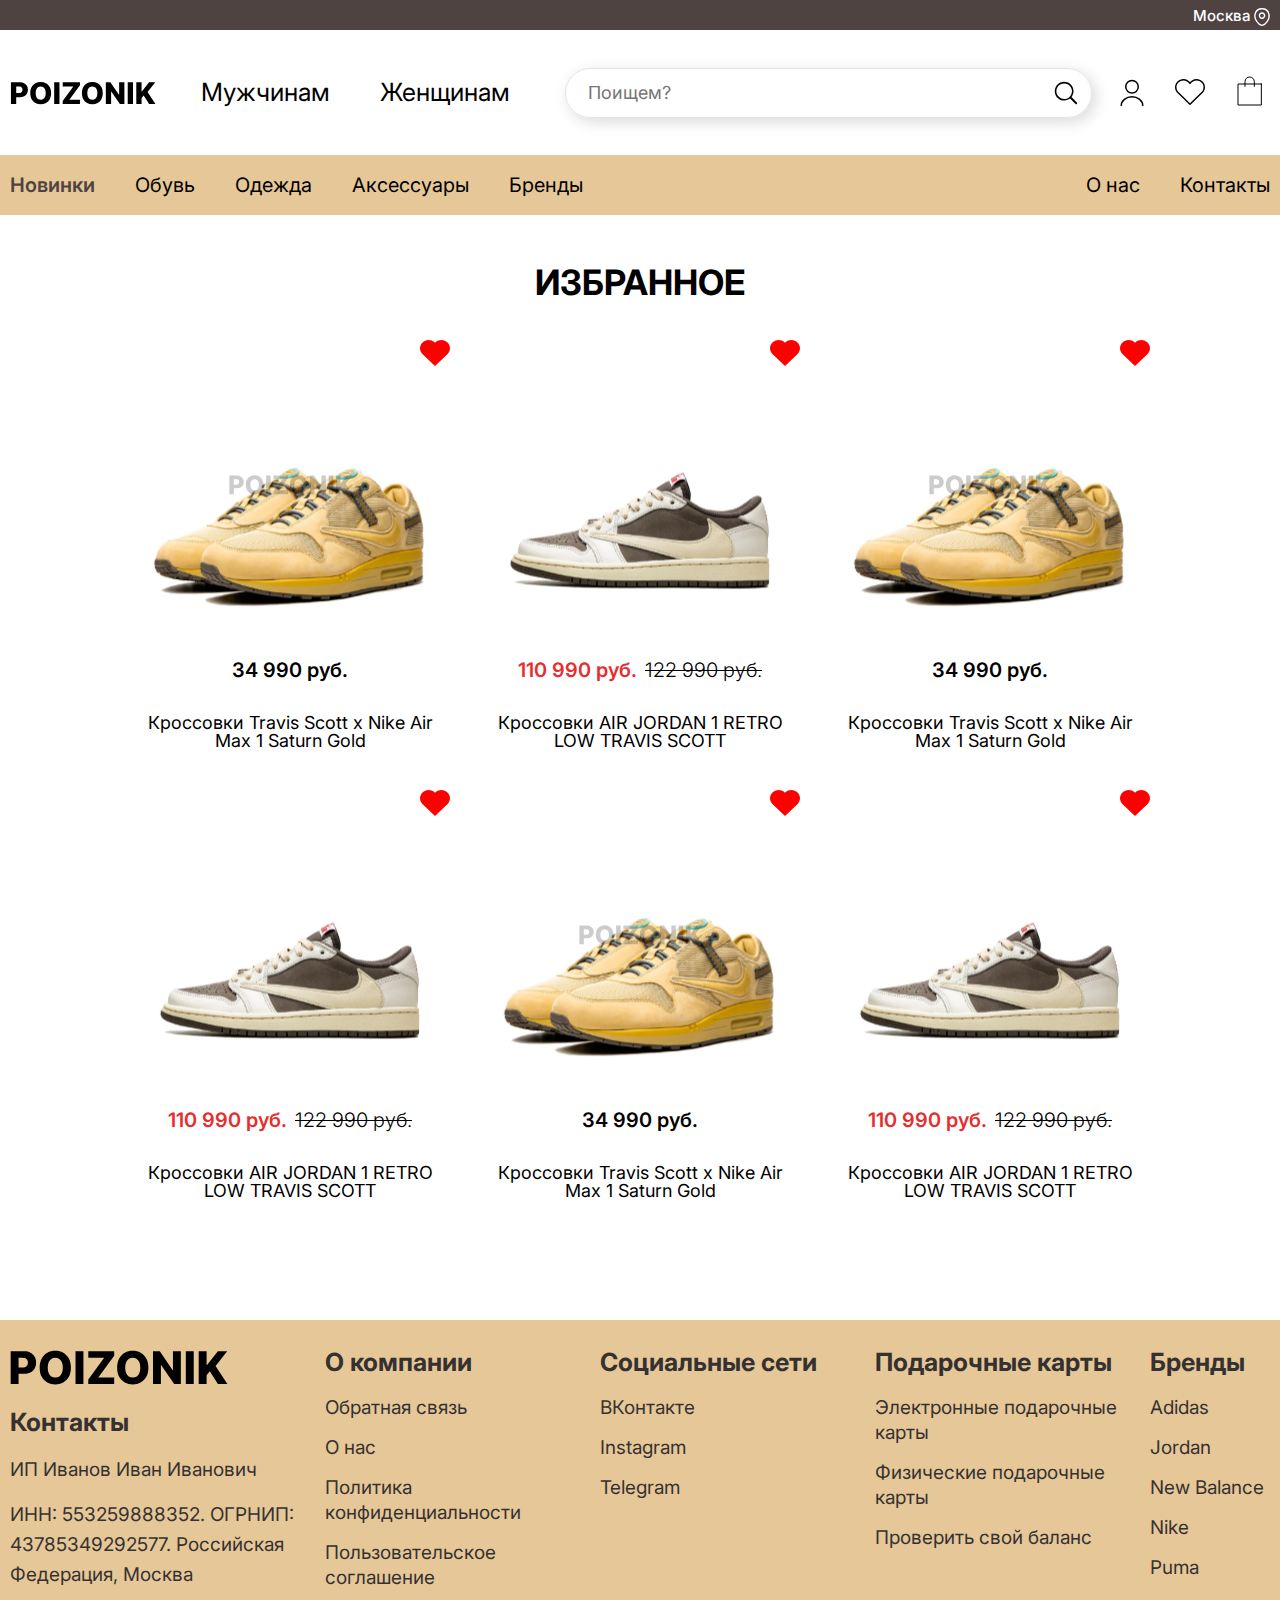
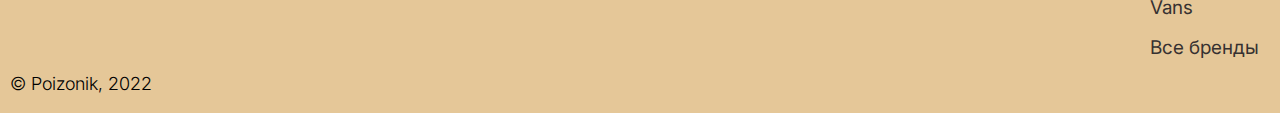
<file: favourites.html>
<!DOCTYPE html>
<html lang="ru">
<head>
    <meta charset="UTF-8">
    <meta http-equiv="X-UA-Compatible" content="IE=edge">
    <meta name="viewport" content="width=device-width, initial-scale=1.0">
    <!-- <link rel="stylesheet" href="./css/iconsfont.css"> -->
    <link rel="stylesheet" href="./css/style.css">
    <title>Poizonik</title>
</head>
<body>
    <div class="wrapper">
        <div class="block-opacity"></div>
        <header class="header">
            <div class="header__location">
                <div class="header__location-text">Москва</div>
            </div>
            <div class="header__container container">
                <div class="header__content">
                    <div class="menu__icon icon-menu">
                        <img src="./img/icons/burger.svg" alt="">
                    </div>
                    <div class="header__content-left">
                        <a href="./index.html" class="header__logo">
                            <img src="./img/logo.svg" alt="">
                        </a>
                        <div class="header__gender">
                            <a href="#" class="header__man">Мужчинам</a>
                            <a href="#" class="header__woman">Женщинам</a>
                        </div>
                    </div>
                    <div class="header__items">
                        <div class="header__search-box">
                            <input class="header__search-txt" type="text" name="" placeholder="Поищем?">
                            <a href="" class="header__search-btn">
                                <img src="./img/icons/search.svg" alt="">
                            </a>
                        </div>
                        <a href="./personal.html" class="header__item header__item-lk"></a>
                        <a href="./favourites.html" class="header__item header__item-favourites"></a>
                        <a href="./cart.html" class="header__item header__item-basket"></a>
                    </div>
                </div>
            </div>
            <div class="header__menu menu">
                <div class="header__menu-container container">
                    <nav class="menu__body">
                        <ul class="menu__list menu__list-left">
                            <li class="menu__hero-item">
                                <a href="./index.html" class="menu__link">На главную</a>
                            </li>
                            <li><a href="" class="menu__link menu__link-green">Новинки</a></li>
                            <li>
                                <a href="./catalog.html" class="menu__link menu__link-category">Обувь</a>
                                <ul class="menu__list-submenu submenu">
                                    <li><div class="submenu__link">Кроссовки</div></li>
                                    <li><div class="submenu__link">Кеды</div></li>
                                    <li><div class="submenu__link">Ботинки</div></li>
                                </ul>
                            </li>
                            <li><a href="" class="menu__link menu__link-category">Одежда</a></li>
                            <li><a href="" class="menu__link menu__link-category">Аксессуары</a></li>
                            <li>
                                <a href="" class="menu__link menu__link-category">Бренды</a>
                                <ul class="menu__list-submenu submenu">
                                    <li><div class="submenu__link">New Balance</div></li>
                                    <li><div class="submenu__link">Stone Island</div></li>
                                    <li><div class="submenu__link">Supreme</div></li>
                                    <li><div class="submenu__link">Adidas</div></li>
                                    <li><div class="submenu__link">Jordan</div></li>
                                    <li><div class="submenu__link">Nike</div></li>
                                </ul>
                            </li>
                        </ul>
                        <ul class="menu__list menu__list-right">
                            <li><a href="" class="menu__link">О нас</a></li>
                            <li><a href="" class="menu__link">Контакты</a></li>
                        </ul>
                    </nav>
                </div>
            </div>
            <a href="./personal.html" class="header__lk-menu-vertical">Личный кабинет</a>
        </header>
        <main class="page">
            <section class="favourites">
                <div class="favourites__container container">
                    <div class="favourites__content">
                        <div class="favourites__title">ИЗБРАННОЕ</div>
                        <div class="favourites__items">
                            <div class="favourites__item item-favourites">
                                <div class="item-favourites__favourites _favourites _active _icon-favourites"></div>
                                <div class="item-favourites__image">
                                    <img src="./img/products/1.svg" alt="">
                                </div>
                                <div class="item-favourites__price"><i>34 990 <div class="item-favourites__currency">руб.</div></i><div><div class="line"></div></div></div>
                                <div class="item-favourites__sizes">
                                    <div class="item-favourites__size">39</div>
                                    <div class="item-favourites__size">43</div>
                                    <div class="item-favourites__size">45</div>
                                    <div class="item-favourites__size">46</div>
                                </div>
                                <div class="item-favourites__title">Кроссовки Travis Scott x Nike Air Max 1 Saturn Gold</div>
                                <a href="popup-favourites-sizes" class="item-favourites__info-sizes popup-link">Выберите размер</a>
                                <a href="" class="item-favourites__button">Добавить в корзину</a>
                            </div>
                            <div class="favourites__item item-favourites">
                                <div class="item-favourites__favourites _favourites _active _icon-favourites"></div>
                                <div class="item-favourites__image">
                                    <img src="./img/products/2.svg" alt="">
                                </div>
                                <div class="item-favourites__price sale"><i>110 990 <div class="item-favourites__currency">руб.</div></i><div>122 990 руб.<div class="line"></div></div></div>
                                <div class="item-favourites__sizes">
                                    <div class="item-favourites__size">39</div>
                                    <div class="item-favourites__size">43</div>
                                    <div class="item-favourites__size">45</div>
                                    <div class="item-favourites__size">46</div>
                                </div>
                                <div class="item-favourites__title">Кроссовки AIR JORDAN 1 RETRO LOW TRAVIS SCOTT </div>
                                <a href="popup-favourites-sizes" class="item-favourites__info-sizes popup-link">Выберите размер</a>
                                <a href="" class="item-favourites__button">Добавить в корзину</a>
                            </div>
                            <div class="favourites__item item-favourites">
                                <div class="item-favourites__favourites _favourites _active _icon-favourites"></div>
                                <div class="item-favourites__image">
                                    <img src="./img/products/1.svg" alt="">
                                </div>
                                <div class="item-favourites__price"><i>34 990 <div class="item-favourites__currency">руб.</div></i><div><div class="line"></div></div></div>
                                <div class="item-favourites__sizes">
                                    <div class="item-favourites__size">39</div>
                                    <div class="item-favourites__size">43</div>
                                    <div class="item-favourites__size">45</div>
                                    <div class="item-favourites__size">46</div>
                                </div>
                                <div class="item-favourites__title">Кроссовки Travis Scott x Nike Air Max 1 Saturn Gold</div>
                                <a href="popup-favourites-sizes" class="item-favourites__info-sizes popup-link">Выберите размер</a>
                                <a href="" class="item-favourites__button">Добавить в корзину</a>
                            </div>
                            <div class="favourites__item item-favourites">
                                <div class="item-favourites__favourites _favourites _active _icon-favourites"></div>
                                <div class="item-favourites__image">
                                    <img src="./img/products/2.svg" alt="">
                                </div>
                                <div class="item-favourites__price sale"><i>110 990 <div class="item-favourites__currency">руб.</div></i><div>122 990 руб.<div class="line"></div></div></div>
                                <div class="item-favourites__sizes">
                                    <div class="item-favourites__size">39</div>
                                    <div class="item-favourites__size">43</div>
                                    <div class="item-favourites__size">45</div>
                                    <div class="item-favourites__size">46</div>
                                </div>
                                <div class="item-favourites__title">Кроссовки AIR JORDAN 1 RETRO LOW TRAVIS SCOTT </div>
                                <a href="popup-favourites-sizes" class="item-favourites__info-sizes popup-link">Выберите размер</a>
                                <a href="" class="item-favourites__button">Добавить в корзину</a>
                            </div>
                            <div class="favourites__item item-favourites">
                                <div class="item-favourites__favourites _favourites _active _icon-favourites"></div>
                                <div class="item-favourites__image">
                                    <img src="./img/products/1.svg" alt="">
                                </div>
                                <div class="item-favourites__price"><i>34 990 <div class="item-favourites__currency">руб.</div></i><div><div class="line"></div></div></div>
                                <div class="item-favourites__sizes">
                                    <div class="item-favourites__size">39</div>
                                    <div class="item-favourites__size">43</div>
                                    <div class="item-favourites__size">45</div>
                                    <div class="item-favourites__size">46</div>
                                </div>
                                <div class="item-favourites__title">Кроссовки Travis Scott x Nike Air Max 1 Saturn Gold</div>
                                <a href="popup-favourites-sizes" class="item-favourites__info-sizes popup-link">Выберите размер</a>
                                <a href="" class="item-favourites__button">Добавить в корзину</a>
                            </div>
                            <div class="favourites__item item-favourites">
                                <div class="item-favourites__favourites _favourites _active _icon-favourites"></div>
                                <div class="item-favourites__image">
                                    <img src="./img/products/2.svg" alt="">
                                </div>
                                <div class="item-favourites__price sale"><i>110 990 <div class="item-favourites__currency">руб.</div></i><div>122 990 руб.<div class="line"></div></div></div>
                                <div class="item-favourites__sizes">
                                    <div class="item-favourites__size">39</div>
                                    <div class="item-favourites__size">43</div>
                                    <div class="item-favourites__size">45</div>
                                    <div class="item-favourites__size">46</div>
                                </div>
                                <div class="item-favourites__title">Кроссовки AIR JORDAN 1 RETRO LOW TRAVIS SCOTT </div>
                                <a href="popup-favourites-sizes" class="item-favourites__info-sizes popup-link">Выберите размер</a>
                                <a href="" class="item-favourites__button">Добавить в корзину</a>
                            </div>
                        </div>
                    </div>
                </div>
            </section>
        </main>
        <footer class="footer">
            <div class="container">
                <div class="footer__items">
                    <div class="footer__item item-footer">
                        <img src="./img/logo-big.svg" alt="" class="item-footer__logo">
                        <div class="item-footer__title">Контакты</div>
                        <ul class="item-footer__list">
                            <li><div class="item-footer__text">ИП Иванов Иван Иванович</div></li>
                            <li>
                                <div class="item-footer__text">ИНН: 553259888352. ОГРНИП: 43785349292577. Российская Федерация, Москва</div>
                            </li>
                        </ul>
                    </div>
                    <div class="footer__item item-footer">
                        <div class="item-footer__title">О компании</div>
                        <ul class="item-footer__list">
                            <li><a href="" class="item-footer__link">Обратная связь</a></li>
                            <li><a href="" class="item-footer__link">О нас</a></li>
                            <li><a href="" class="item-footer__link">Политика конфиденциальности</a></li>
                            <li><a href="" class="item-footer__link">Пользовательское соглашение</a></li>
                        </ul>
                    </div>
                    <div class="footer__item item-footer">
                        <div class="item-footer__title">Социальные сети</div>
                        <ul class="item-footer__list">
                            <li><a href="" class="item-footer__link">ВКонтакте</a></li>
                            <li><a href="" class="item-footer__link">Instagram</a></li>
                            <li><a href="" class="item-footer__link">Telegram</a></li>
                        </ul>
                    </div>
                    <div class="footer__item item-footer">
                        <div class="item-footer__title">Подарочные карты</div>
                        <ul class="item-footer__list">
                            <li><a href="" class="item-footer__link">Электронные подарочные карты</a></li>
                            <li><a href="" class="item-footer__link">Физические подарочные карты</a></li>
                            <li><a href="" class="item-footer__link">Проверить свой баланс</a></li>
                        </ul>
                    </div>
                    <div class="footer__item item-footer">
                        <div class="item-footer__title">Бренды</div>
                        <ul class="item-footer__list">
                            <li><a href="" class="item-footer__link">Adidas</a></li>
                            <li><a href="" class="item-footer__link">Jordan</a></li>
                            <li><a href="" class="item-footer__link">New Balance</a></li>
                            <li><a href="" class="item-footer__link">Nike</a></li>
                            <li><a href="" class="item-footer__link">Puma</a></li>
                            <li><a href="" class="item-footer__link">Vans</a></li>
                            <li><a href="" class="item-footer__link">Все бренды</a></li>
                        </ul>
                    </div>
                </div>
                <div class="footer__bottom">
                    <div class="footer__copy">&copy;&nbsp;Poizonik, 2022</div>
                </div>
            </div>
        </footer>
    </div>
    <div id="popup-favourites-sizes" class="popup-favourites-sizes popup">
        <div class="popup-favourites-sizes__body popup__body">
            <div class="popup-favourites-sizes__content popup__content">
                <a href="#" class="popup-favourites-sizes__close popup__close close-popup"></a>
                <a href="popup-size" class="popup-favourites-sizes__table popup-link">Таблица размеров</a>
                <div class="popup-favourites-sizes__items">
                    <div class="popup-favourites-sizes__item">36 EU</div>
                    <div class="popup-favourites-sizes__item">37 EU</div>
                    <div class="popup-favourites-sizes__item">38 EU</div>
                    <div class="popup-favourites-sizes__item">39 EU</div>
                    <div class="popup-favourites-sizes__item">40 EU</div>
                    <div class="popup-favourites-sizes__item">41 EU</div>
                    <div class="popup-favourites-sizes__item">42 EU</div>
                    <div class="popup-favourites-sizes__item">43 EU</div>
                    <div class="popup-favourites-sizes__item">44 EU</div>
                    <div class="popup-favourites-sizes__item">45 EU</div>
                    <div class="popup-favourites-sizes__item">46 EU</div>
                </div>
            </div>
        </div>
    </div>
    <div id="popup-size" class="popup-size popup">
        <div class="popup-size__body popup__body">
            <div class="popup-size__content popup__content">
                <a href="#" class="popup-size__close popup__close _icon-cross close-popup"></a>
                <div class="popup-size__tables">
                    <div class="popup-size__item"> 
                        <div class="popup-size__gender gender-popup-size">
                            <div class="gender-popup-size__item gender-popup-size__item-man">Мужские</div>
                        </div>
                        <div class="popup-size__table table-popup-size">
                            <div class="table-popup-size__title">EU</div>
                            <div class="table-popup-size__title">RUS</div>
                            <div class="table-popup-size__title">US</div>
                            <div class="table-popup-size__title">UK</div>
                            <div class="table-popup-size__title">CM</div>
    
                            <div class="table-popup-size__item">38.5</div>
                            <div class="table-popup-size__item">37.6</div>
                            <div class="table-popup-size__item">6</div>
                            <div class="table-popup-size__item">5.5</div>
                            <div class="table-popup-size__item">24</div>
    
                            <div class="table-popup-size__item">39</div>
                            <div class="table-popup-size__item">38</div>
                            <div class="table-popup-size__item">6.5</div>
                            <div class="table-popup-size__item">6</div>
                            <div class="table-popup-size__item">24.5</div>
    
                            <div class="table-popup-size__item">40</div>
                            <div class="table-popup-size__item">39</div>
                            <div class="table-popup-size__item">7</div>
                            <div class="table-popup-size__item">6</div>
                            <div class="table-popup-size__item">25</div>
    
                            <div class="table-popup-size__item">40.5</div>
                            <div class="table-popup-size__item">39.5</div>
                            <div class="table-popup-size__item">7.5</div>
                            <div class="table-popup-size__item">6.5</div>
                            <div class="table-popup-size__item">25.5</div>
    
                            <div class="table-popup-size__item">41</div>
                            <div class="table-popup-size__item">40</div>
                            <div class="table-popup-size__item">8</div>
                            <div class="table-popup-size__item">7</div>
                            <div class="table-popup-size__item">26</div>
    
                            <div class="table-popup-size__item">42</div>
                            <div class="table-popup-size__item">41</div>
                            <div class="table-popup-size__item">8.5</div>
                            <div class="table-popup-size__item">7.5</div>
                            <div class="table-popup-size__item">26.5</div>
    
                            <div class="table-popup-size__item">42.5</div>
                            <div class="table-popup-size__item">41.5</div>
                            <div class="table-popup-size__item">9</div>
                            <div class="table-popup-size__item">8</div>
                            <div class="table-popup-size__item">27</div>
                            
                            <div class="table-popup-size__item">43</div>
                            <div class="table-popup-size__item">42</div>
                            <div class="table-popup-size__item">9.5</div>
                            <div class="table-popup-size__item">8.5</div>
                            <div class="table-popup-size__item">27.5</div>
    
                            <div class="table-popup-size__item">44</div>
                            <div class="table-popup-size__item">43</div>
                            <div class="table-popup-size__item">10</div>
                            <div class="table-popup-size__item">9</div>
                            <div class="table-popup-size__item">28</div>
    
                            <div class="table-popup-size__item">44.5</div>
                            <div class="table-popup-size__item">43.5</div>
                            <div class="table-popup-size__item">10.5</div>
                            <div class="table-popup-size__item">9.5</div>
                            <div class="table-popup-size__item">28.5</div>
    
                            <div class="table-popup-size__item">45</div>
                            <div class="table-popup-size__item">44</div>
                            <div class="table-popup-size__item">11</div>
                            <div class="table-popup-size__item">10</div>
                            <div class="table-popup-size__item">29</div>
    
                            <div class="table-popup-size__item">45.5</div>
                            <div class="table-popup-size__item">44.5</div>
                            <div class="table-popup-size__item">11.5</div>
                            <div class="table-popup-size__item">10.5</div>
                            <div class="table-popup-size__item">29.5</div>
    
                            <div class="table-popup-size__item">46</div>
                            <div class="table-popup-size__item">45</div>
                            <div class="table-popup-size__item">12</div>
                            <div class="table-popup-size__item">11</div>
                            <div class="table-popup-size__item">30</div>
    
                            <div class="table-popup-size__item">47</div>
                            <div class="table-popup-size__item">45.5</div>
                            <div class="table-popup-size__item">12.5</div>
                            <div class="table-popup-size__item">11.5</div>
                            <div class="table-popup-size__item">30.5</div>
    
                            <div class="table-popup-size__item">47.5</div>
                            <div class="table-popup-size__item">46</div>
                            <div class="table-popup-size__item">13</div>
                            <div class="table-popup-size__item">12</div>
                            <div class="table-popup-size__item">31</div>
    
                            <div class="table-popup-size__item">48</div>
                            <div class="table-popup-size__item">47</div>
                            <div class="table-popup-size__item">13.5</div>
                            <div class="table-popup-size__item">12.5</div>
                            <div class="table-popup-size__item">31.5</div>
                        </div>
                    </div>
                    <div class="popup-size__item">
                        <div class="popup-size__gender gender-popup-size">
                            <div class="gender-popup-size__item gender-popup-size__item-woman">Женские</div>
                        </div>
                        <div class="popup-size__table table-popup-size">
                            <div class="table-popup-size__title">EU</div>
                            <div class="table-popup-size__title">RUS</div>
                            <div class="table-popup-size__title">US</div>
                            <div class="table-popup-size__title">UK</div>
                            <div class="table-popup-size__title">CM</div>
    
                            <div class="table-popup-size__item">35.5</div>
                            <div class="table-popup-size__item">34.5</div>
                            <div class="table-popup-size__item">5</div>
                            <div class="table-popup-size__item">2.5</div>
                            <div class="table-popup-size__item">22</div>
    
                            <div class="table-popup-size__item">36</div>
                            <div class="table-popup-size__item">35</div>
                            <div class="table-popup-size__item">5.5</div>
                            <div class="table-popup-size__item">3</div>
                            <div class="table-popup-size__item">22.5</div>
    
                            <div class="table-popup-size__item">36.5</div>
                            <div class="table-popup-size__item">35.5</div>
                            <div class="table-popup-size__item">6</div>
                            <div class="table-popup-size__item">3.5</div>
                            <div class="table-popup-size__item">23</div>
    
                            <div class="table-popup-size__item">37.5</div>
                            <div class="table-popup-size__item">36.5</div>
                            <div class="table-popup-size__item">6.5</div>
                            <div class="table-popup-size__item">4</div>
                            <div class="table-popup-size__item">23.5</div>
    
                            <div class="table-popup-size__item">38</div>
                            <div class="table-popup-size__item">37</div>
                            <div class="table-popup-size__item">7</div>
                            <div class="table-popup-size__item">4.5</div>
                            <div class="table-popup-size__item">24</div>
    
                            <div class="table-popup-size__item">38.5</div>
                            <div class="table-popup-size__item">37.5</div>
                            <div class="table-popup-size__item">7.5</div>
                            <div class="table-popup-size__item">5</div>
                            <div class="table-popup-size__item">24.5</div>
    
                            <div class="table-popup-size__item">39</div>
                            <div class="table-popup-size__item">38</div>
                            <div class="table-popup-size__item">8</div>
                            <div class="table-popup-size__item">5.5</div>
                            <div class="table-popup-size__item">25</div>
                            
                            <div class="table-popup-size__item">40</div>
                            <div class="table-popup-size__item">39</div>
                            <div class="table-popup-size__item">8.5</div>
                            <div class="table-popup-size__item">6</div>
                            <div class="table-popup-size__item">25.5</div>
    
                            <div class="table-popup-size__item">40.5</div>
                            <div class="table-popup-size__item">39.5</div>
                            <div class="table-popup-size__item">9</div>
                            <div class="table-popup-size__item">6.5</div>
                            <div class="table-popup-size__item">26</div>
    
                            <div class="table-popup-size__item">41</div>
                            <div class="table-popup-size__item">40</div>
                            <div class="table-popup-size__item">9.5</div>
                            <div class="table-popup-size__item">7</div>
                            <div class="table-popup-size__item">26.5</div>
    
                            <div class="table-popup-size__item">42</div>
                            <div class="table-popup-size__item">41</div>
                            <div class="table-popup-size__item">10</div>
                            <div class="table-popup-size__item">7.5</div>
                            <div class="table-popup-size__item">27</div>
    
                            <div class="table-popup-size__item">42.5</div>
                            <div class="table-popup-size__item">41.5</div>
                            <div class="table-popup-size__item">10.5</div>
                            <div class="table-popup-size__item">8</div>
                            <div class="table-popup-size__item">27.5</div>
    
                            <div class="table-popup-size__item">43</div>
                            <div class="table-popup-size__item">42</div>
                            <div class="table-popup-size__item">11</div>
                            <div class="table-popup-size__item">8.5</div>
                            <div class="table-popup-size__item">28</div>
    
                            <div class="table-popup-size__item">44</div>
                            <div class="table-popup-size__item">43</div>
                            <div class="table-popup-size__item">11.5</div>
                            <div class="table-popup-size__item">9</div>
                            <div class="table-popup-size__item">28.5</div>
    
                            <div class="table-popup-size__item">44.5</div>
                            <div class="table-popup-size__item">43.5</div>
                            <div class="table-popup-size__item">12</div>
                            <div class="table-popup-size__item">9.5</div>
                            <div class="table-popup-size__item">29</div>
    
                            <div class="table-popup-size__item">45.5</div>
                            <div class="table-popup-size__item">44.5</div>
                            <div class="table-popup-size__item">13</div>
                            <div class="table-popup-size__item">10.5</div>
                            <div class="table-popup-size__item">30</div>
                        </div>
                    </div>
                </div>
                <div class="popup-size__descr descr-popup-size">
                    <div class="descr-popup-size__item">
                        RUS размер - не представлен в размерной сетки производителя, поэтому переводится по ГОСТу
                    </div>
                    <div class="descr-popup-size__item">
                        По умолчанию размеры представлены в EU
                    </div>
                </div>
            </div>
        </div>
    </div>
    <script src="./js/favourites.js"></script>
    <script src="./js/popup.js"></script>
    <script src="./js/script.js"></script>
</body>
</html>
</file>
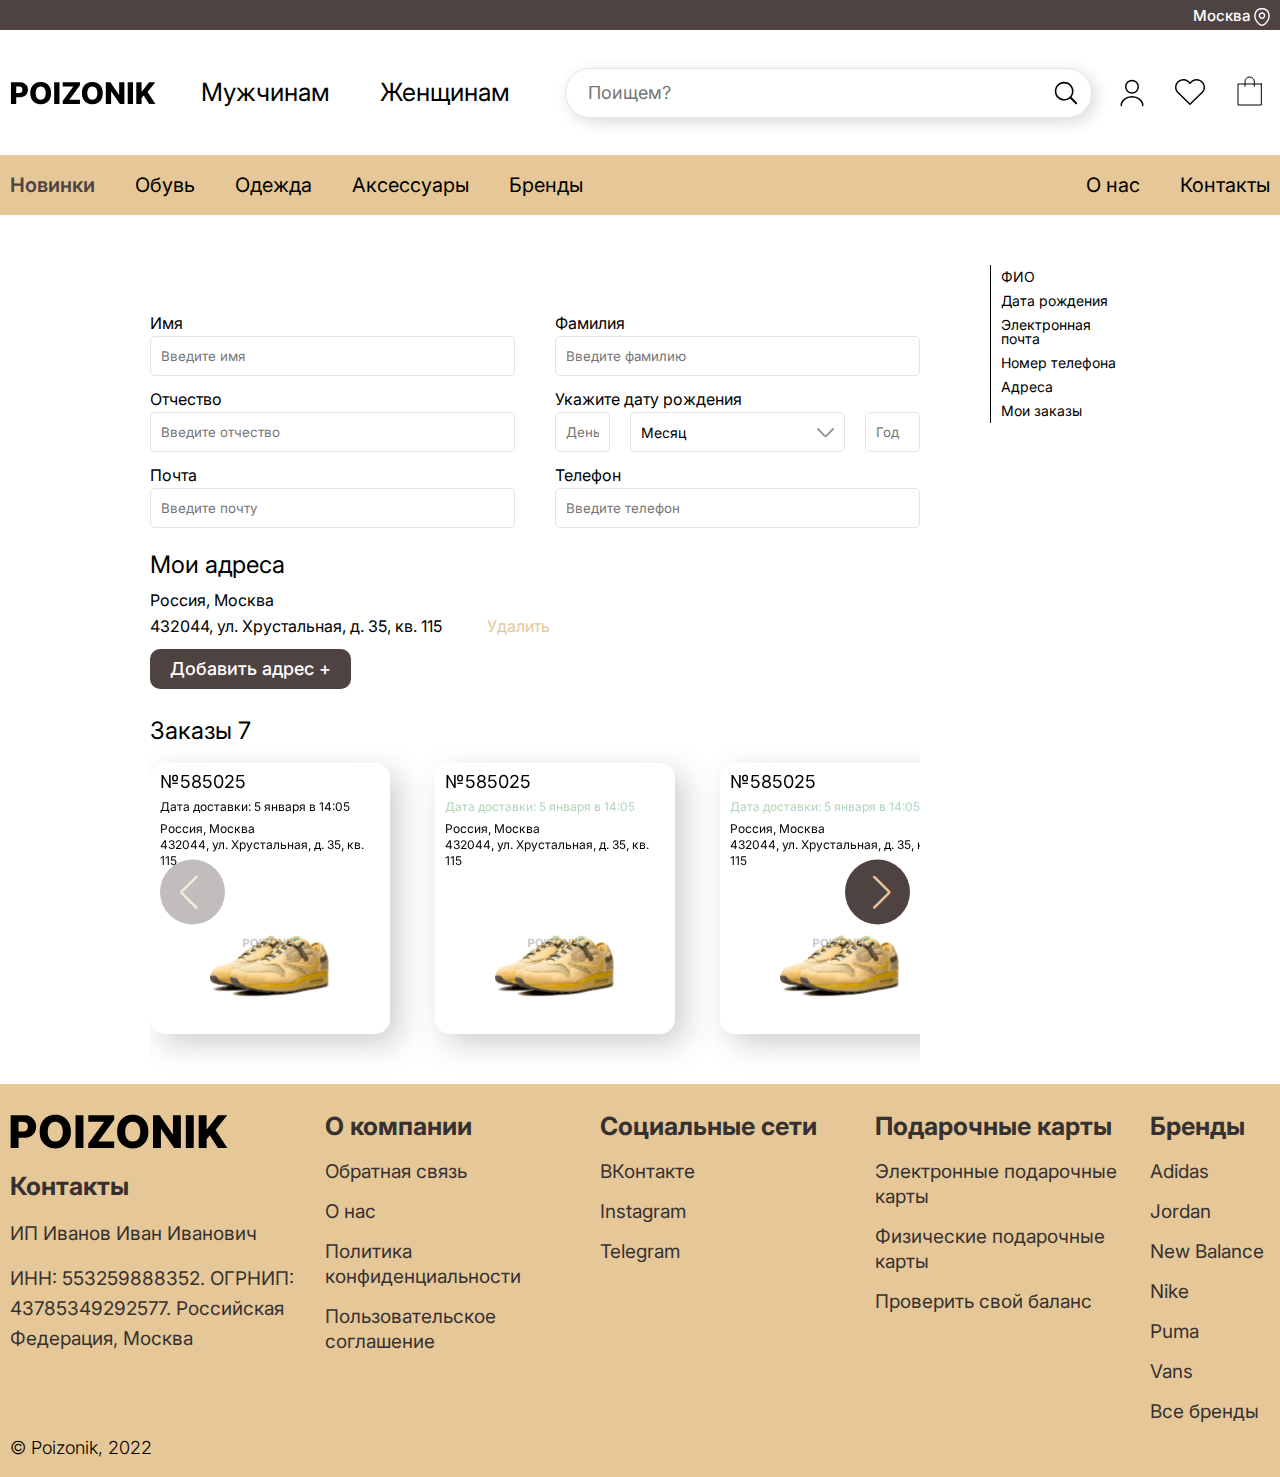
<file: personal.html>
<!DOCTYPE html>
<html lang="ru">
<head>
    <meta charset="UTF-8">
    <meta http-equiv="X-UA-Compatible" content="IE=edge">
    <meta name="viewport" content="width=device-width, initial-scale=1.0">
    <link rel="stylesheet" href="https://cdn.jsdelivr.net/npm/swiper@8/swiper-bundle.min.css"/>
    <!-- <link rel="stylesheet" href="./css/iconsfont.css"> -->
    <link rel="stylesheet" href="./css/style.css">
    <title>Poizonik</title>
</head>
<body>
    <div class="wrapper">
        <div class="block-opacity"></div>
        <header class="header">
            <div class="header__location">
                <div class="header__location-text">Москва</div>
            </div>
            <div class="header__container container">
                <div class="header__content">
                    <div class="menu__icon icon-menu">
                        <img src="./img/icons/burger.svg" alt="">
                    </div>
                    <div class="header__content-left">
                        <a href="./index.html" class="header__logo">
                            <img src="./img/logo.svg" alt="">
                        </a>
                        <div class="header__gender">
                            <a href="#" class="header__man">Мужчинам</a>
                            <a href="#" class="header__woman">Женщинам</a>
                        </div>
                    </div>
                    <div class="header__items">
                        <div class="header__search-box">
                            <input class="header__search-txt" type="text" name="" placeholder="Поищем?">
                            <a href="" class="header__search-btn">
                                <img src="./img/icons/search.svg" alt="">
                            </a>
                        </div>
                        <a href="./personal.html" class="header__item header__item-lk"></a>
                        <a href="./favourites.html" class="header__item header__item-favourites"></a>
                        <a href="./cart.html" class="header__item header__item-basket"></a>
                    </div>
                </div>
            </div>
            <div class="header__menu menu">
                <div class="header__menu-container container">
                    <nav class="menu__body">
                        <ul class="menu__list menu__list-left">
                            <li class="menu__hero-item">
                                <a href="./index.html" class="menu__link">На главную</a>
                            </li>
                            <li><a href="" class="menu__link menu__link-green">Новинки</a></li>
                            <li>
                                <a href="./catalog.html" class="menu__link menu__link-category">Обувь</a>
                                <ul class="menu__list-submenu submenu">
                                    <li><div class="submenu__link">Кроссовки</div></li>
                                    <li><div class="submenu__link">Кеды</div></li>
                                    <li><div class="submenu__link">Ботинки</div></li>
                                </ul>
                            </li>
                            <li><a href="" class="menu__link menu__link-category">Одежда</a></li>
                            <li><a href="" class="menu__link menu__link-category">Аксессуары</a></li>
                            <li>
                                <a href="" class="menu__link menu__link-category">Бренды</a>
                                <ul class="menu__list-submenu submenu">
                                    <li><div class="submenu__link">New Balance</div></li>
                                    <li><div class="submenu__link">Stone Island</div></li>
                                    <li><div class="submenu__link">Supreme</div></li>
                                    <li><div class="submenu__link">Adidas</div></li>
                                    <li><div class="submenu__link">Jordan</div></li>
                                    <li><div class="submenu__link">Nike</div></li>
                                </ul>
                            </li>
                        </ul>
                        <ul class="menu__list menu__list-right">
                            <li><a href="" class="menu__link">О нас</a></li>
                            <li><a href="" class="menu__link">Контакты</a></li>
                        </ul>
                    </nav>
                </div>
            </div>
            <a href="./personal.html" class="header__lk-menu-vertical">Личный кабинет</a>
        </header>
        <main class="page">
            <section class="personal">
                <div class="container personal__container">
                    <div class="personal__content">
                        <div class="personal__data">
                            <article class="personal__form">
                                <form action="" class="personal__form form-personal">
                                    <div class="form-personal__item">
                                        <div class="form-personal__title" id="name">Имя</div>
                                        <input type="text" class="form-personal__input" placeholder="Введите имя">
                                    </div>
                                    <div class="form-personal__item">
                                        <div class="form-personal__title">Фамилия</div>
                                        <input type="text" class="form-personal__input" placeholder="Введите фамилию">
                                    </div>
                                    <div class="form-personal__item">
                                        <div class="form-personal__title">Отчество</div>
                                        <input type="text" class="form-personal__input" placeholder="Введите отчество">
                                    </div>
                                    <div class="form-personal__item item-form-personal" id="birth">
                                        <div class="form-personal__title">Укажите дату рождения</div>
                                        <div class="item-form-personal__row">
                                            <input type="text" class="item-form-personal__input" placeholder="День">
                                            <div class="item-form-personal__month">
                                                <div class="item-form-personal__title">Месяц</div>
                                                <ul class="item-form-personal__list">
                                                    <li class="item-form-personal__item"><div class="item-form-personal__link">Январь</div></li>
                                                    <li class="item-form-personal__item"><div class="item-form-personal__link">Февраль</div></li>
                                                    <li class="item-form-personal__item"><div class="item-form-personal__link">Март</div></li>
                                                    <li class="item-form-personal__item"><div class="item-form-personal__link">Апрель</div></li>
                                                    <li class="item-form-personal__item"><div class="item-form-personal__link">Май</div></li>
                                                    <li class="item-form-personal__item"><div class="item-form-personal__link">Июнь</div></li>
                                                    <li class="item-form-personal__item"><div class="item-form-personal__link">Июль</div></li>
                                                    <li class="item-form-personal__item"><div class="item-form-personal__link">Август</div></li>
                                                    <li class="item-form-personal__item"><div class="item-form-personal__link">Сентябрь</div></li>
                                                    <li class="item-form-personal__item"><div class="item-form-personal__link">Октябрь</div></li>
                                                    <li class="item-form-personal__item"><div class="item-form-personal__link">Ноябрь</div></li>
                                                    <li class="item-form-personal__item"><div class="item-form-personal__link">Декабрь</div></li>
                                                </ul>
                                            </div>
                                            <input type="text" class="item-form-personal__input" placeholder="Год">
                                        </div>
                                    </div>
                                    <div class="form-personal__item">
                                        <div class="form-personal__title" id="email">Почта</div>
                                        <input type="text" class="form-personal__input" placeholder="Введите почту">
                                    </div>
                                    <div class="form-personal__item">
                                        <div class="form-personal__title" id="phone">Телефон</div>
                                        <input type="text" class="form-personal__input" placeholder="Введите телефон">
                                    </div>
                                </form>
                            </article>
                            <article class="personal__my-adresses">
                                <div class="personal__title" id="adress">Мои адреса</div>
                                <div class="personal__addresses">
                                    <div class="personal__address address-personal">
                                        <div class="address-personal__address">
                                            <div class="address-personal__basic">Россия, Москва</div>
                                            <div class="address-personal__info">432044, ул. Хрустальная, д. 35, кв. 115</div>
                                        </div>
                                        <div class="address-personal__remove">Удалить</div>
                                    </div>
                                </div>
                                <a href="popup-add-address" class="personal__button popup-link">Добавить адрес +</a>    
                            </article>
                        </div>
                        <nav class="personal__saidbar">
                            <ul class="personal__list">
                                <li>
                                    <a href="#name" class="personal__item">ФИО</a>
                                </li>
                                <li>
                                    <a href="#birth" class="personal__item">Дата рождения</a>
                                </li>
                                <li>
                                    <a href="#email" class="personal__item">Электронная почта</a>
                                </li>
                                <li>
                                    <a href="#phone" class="personal__item">Номер телефона</a>
                                </li>
                                <li>
                                    <a href="#adress" class="personal__item">Адреса</a>
                                </li>
                                <li>
                                    <a href="#orders-personal" class="personal__item">Мои заказы</a>
                                </li>
                            </ul>
                        </nav>
                    </div>
                </div>
            </section>
            <section class="orders-personal" id="orders-personal">
                <div class="orders-personal__container container">
                    <div class="orders-personal__content">
                        <div class="orders-personal__title">Заказы 5</div>
                        <div class="orders-personal-slider swiper">
                            <!-- обязательная оболочка -->
                            <div class="orders-personal-slider__wrapper swiper-wrapper">
                                <!-- Слайды -->
                                <div  class="orders-personal-slider__slide swiper-slide orders-personal-slider-slide">
                                    <a href="" class="orders-personal-slider-slide__wrapper">
                                        <div class="orders-personal-slider-slide__info">
                                            <div class="orders-personal-slider-slide__number">№585025</div>
                                            <div class="orders-personal-slider-slide__date">Дата доставки: 5 января в 14:05</div>
                                            <div class="orders-personal-slider-slide__address">
                                                <div class="orders-personal-slider-slide__basic">Россия, Москва</div>
                                                <div class="orders-personal-slider-slide__info">432044, ул. Хрустальная, д. 35, кв. 115</div>
                                            </div>
                                        </div>
                                        <div class="orders-personal-slider-slide__image">
                                            <img src="./img/products/1.svg" alt="">
                                        </div>
                                    </a>
                                </div>
                                <div  class="orders-personal-slider__slide swiper-slide orders-personal-slider-slide">
                                    <a href="" class="orders-personal-slider-slide__wrapper">
                                        <div class="orders-personal-slider-slide__info">
                                            <div class="orders-personal-slider-slide__number">№585025</div>
                                            <div class="orders-personal-slider-slide__date delivered">Дата доставки: 5 января в 14:05</div>
                                            <div class="orders-personal-slider-slide__address">
                                                <div class="orders-personal-slider-slide__basic">Россия, Москва</div>
                                                <div class="orders-personal-slider-slide__info">432044, ул. Хрустальная, д. 35, кв. 115</div>
                                            </div>
                                        </div>
                                        <div class="orders-personal-slider-slide__image">
                                            <img src="./img/products/1.svg" alt="">
                                        </div>
                                    </a>
                                </div>
                                <div  class="orders-personal-slider__slide swiper-slide orders-personal-slider-slide">
                                    <a href="" class="orders-personal-slider-slide__wrapper">
                                        <div class="orders-personal-slider-slide__info">
                                            <div class="orders-personal-slider-slide__number">№585025</div>
                                            <div class="orders-personal-slider-slide__date delivered">Дата доставки: 5 января в 14:05</div>
                                            <div class="orders-personal-slider-slide__address">
                                                <div class="orders-personal-slider-slide__basic">Россия, Москва</div>
                                                <div class="orders-personal-slider-slide__info">432044, ул. Хрустальная, д. 35, кв. 115</div>
                                            </div>
                                        </div>
                                        <div class="orders-personal-slider-slide__image">
                                            <img src="./img/products/1.svg" alt="">
                                        </div>
                                    </a>
                                </div>
                                <div  class="orders-personal-slider__slide swiper-slide orders-personal-slider-slide">
                                    <a href="" class="orders-personal-slider-slide__wrapper">
                                        <div class="orders-personal-slider-slide__info">
                                            <div class="orders-personal-slider-slide__number">№585025</div>
                                            <div class="orders-personal-slider-slide__date cancelled">Дата доставки: 5 января в 14:05</div>
                                            <div class="orders-personal-slider-slide__address">
                                                <div class="orders-personal-slider-slide__basic">Россия, Москва</div>
                                                <div class="orders-personal-slider-slide__info">432044, ул. Хрустальная, д. 35, кв. 115</div>
                                            </div>
                                        </div>
                                        <div class="orders-personal-slider-slide__image">
                                            <img src="./img/products/1.svg" alt="">
                                        </div>
                                    </a>
                                </div>
                                <div  class="orders-personal-slider__slide swiper-slide orders-personal-slider-slide">
                                    <a href="" class="orders-personal-slider-slide__wrapper">
                                        <div class="orders-personal-slider-slide__info">
                                            <div class="orders-personal-slider-slide__number">№585025</div>
                                            <div class="orders-personal-slider-slide__date cancelled">Дата доставки: 5 января в 14:05</div>
                                            <div class="orders-personal-slider-slide__address">
                                                <div class="orders-personal-slider-slide__basic">Россия, Москва</div>
                                                <div class="orders-personal-slider-slide__info">432044, ул. Хрустальная, д. 35, кв. 115</div>
                                            </div>
                                        </div>
                                        <div class="orders-personal-slider-slide__image">
                                            <img src="./img/products/1.svg" alt="">
                                        </div>
                                    </a>
                                </div>
                                <div  class="orders-personal-slider__slide swiper-slide orders-personal-slider-slide">
                                    <a href="" class="orders-personal-slider-slide__wrapper">
                                        <div class="orders-personal-slider-slide__info">
                                            <div class="orders-personal-slider-slide__number">№585025</div>
                                            <div class="orders-personal-slider-slide__date cancelled">Дата доставки: 5 января в 14:05</div>
                                            <div class="orders-personal-slider-slide__address">
                                                <div class="orders-personal-slider-slide__basic">Россия, Москва</div>
                                                <div class="orders-personal-slider-slide__info">432044, ул. Хрустальная, д. 35, кв. 115</div>
                                            </div>
                                        </div>
                                        <div class="orders-personal-slider-slide__image">
                                            <img src="./img/products/1.svg" alt="">
                                        </div>
                                    </a>
                                </div>
                                <div  class="orders-personal-slider__slide swiper-slide orders-personal-slider-slide">
                                    <a href="" class="orders-personal-slider-slide__wrapper">
                                        <div class="orders-personal-slider-slide__info">
                                            <div class="orders-personal-slider-slide__number">№585025</div>
                                            <div class="orders-personal-slider-slide__date cancelled">Дата доставки: 5 января в 14:05</div>
                                            <div class="orders-personal-slider-slide__address">
                                                <div class="orders-personal-slider-slide__basic">Россия, Москва</div>
                                                <div class="orders-personal-slider-slide__info">432044, ул. Хрустальная, д. 35, кв. 115</div>
                                            </div>
                                        </div>
                                        <div class="orders-personal-slider-slide__image">
                                            <img src="./img/products/1.svg" alt="">
                                        </div>
                                    </a>
                                </div>
                            </div>
                            <!-- Стрелки управления -->
                            <div class="swiper-button-prev"></div>
                            <div class="swiper-button-next"></div>
                        </div>
                    </div>
                </div>
            </section>
        </main>
        <footer class="footer">
            <div class="container">
                <div class="footer__items">
                    <div class="footer__item item-footer">
                        <img src="./img/logo-big.svg" alt="" class="item-footer__logo">
                        <div class="item-footer__title">Контакты</div>
                        <ul class="item-footer__list">
                            <li><div class="item-footer__text">ИП Иванов Иван Иванович</div></li>
                            <li>
                                <div class="item-footer__text">ИНН: 553259888352. ОГРНИП: 43785349292577. Российская Федерация, Москва</div>
                            </li>
                        </ul>
                    </div>
                    <div class="footer__item item-footer">
                        <div class="item-footer__title">О компании</div>
                        <ul class="item-footer__list">
                            <li><a href="" class="item-footer__link">Обратная связь</a></li>
                            <li><a href="" class="item-footer__link">О нас</a></li>
                            <li><a href="" class="item-footer__link">Политика конфиденциальности</a></li>
                            <li><a href="" class="item-footer__link">Пользовательское соглашение</a></li>
                        </ul>
                    </div>
                    <div class="footer__item item-footer">
                        <div class="item-footer__title">Социальные сети</div>
                        <ul class="item-footer__list">
                            <li><a href="" class="item-footer__link">ВКонтакте</a></li>
                            <li><a href="" class="item-footer__link">Instagram</a></li>
                            <li><a href="" class="item-footer__link">Telegram</a></li>
                        </ul>
                    </div>
                    <div class="footer__item item-footer">
                        <div class="item-footer__title">Подарочные карты</div>
                        <ul class="item-footer__list">
                            <li><a href="" class="item-footer__link">Электронные подарочные карты</a></li>
                            <li><a href="" class="item-footer__link">Физические подарочные карты</a></li>
                            <li><a href="" class="item-footer__link">Проверить свой баланс</a></li>
                        </ul>
                    </div>
                    <div class="footer__item item-footer">
                        <div class="item-footer__title">Бренды</div>
                        <ul class="item-footer__list">
                            <li><a href="" class="item-footer__link">Adidas</a></li>
                            <li><a href="" class="item-footer__link">Jordan</a></li>
                            <li><a href="" class="item-footer__link">New Balance</a></li>
                            <li><a href="" class="item-footer__link">Nike</a></li>
                            <li><a href="" class="item-footer__link">Puma</a></li>
                            <li><a href="" class="item-footer__link">Vans</a></li>
                            <li><a href="" class="item-footer__link">Все бренды</a></li>
                        </ul>
                    </div>
                </div>
                <div class="footer__bottom">
                    <div class="footer__copy">&copy;&nbsp;Poizonik, 2022</div>
                </div>
            </div>
        </footer>
    </div>
    <div id="popup-add-address" class="popup-add-address popup">
        <div class="popup-add-address__body popup__body">
            <div class="popup-add-address__content popup__content">
                <a href="#" class="popup-add-address__close popup__close close-popup"></a>
                <div class="popup-add-address__title">Добавить адрес</div>
                <form action="" class="popup-add-address__form form-popup-add-address">
                    <input type="text" class="form-popup-add-address__input obligatory" placeholder="Город">
                    <input type="text" class="form-popup-add-address__input obligatory" placeholder="Улица">
                    <input type="text" class="form-popup-add-address__input obligatory" placeholder="Индекс">
                    <div class="form-popup-add-address__row">
                        <input type="text" class="form-popup-add-address__input obligatory" placeholder="Дом">
                        <input type="text" class="form-popup-add-address__input" placeholder="Корп.">
                        <input type="text" class="form-popup-add-address__input obligatory" placeholder="Кв.">
                    </div>
                    <textarea name="" id="" class="form-popup-add-address__textarea" placeholder="Комментарий"></textarea>
                    <button class="form-popup-add-address__button">СОХРАНИТЬ</button>
                </form>
            </div>
        </div>
    </div>
    <script src="./js/cart.js"></script>
    <script src="./js/popup.js"></script>
    <script src="./js/personal.js"></script>
    <script src="https://cdn.jsdelivr.net/npm/swiper@8/swiper-bundle.min.js"></script>
    <script src="./js/slider.js"></script>
    <script src="./js/script.js"></script>
</body>
</html>
</file>
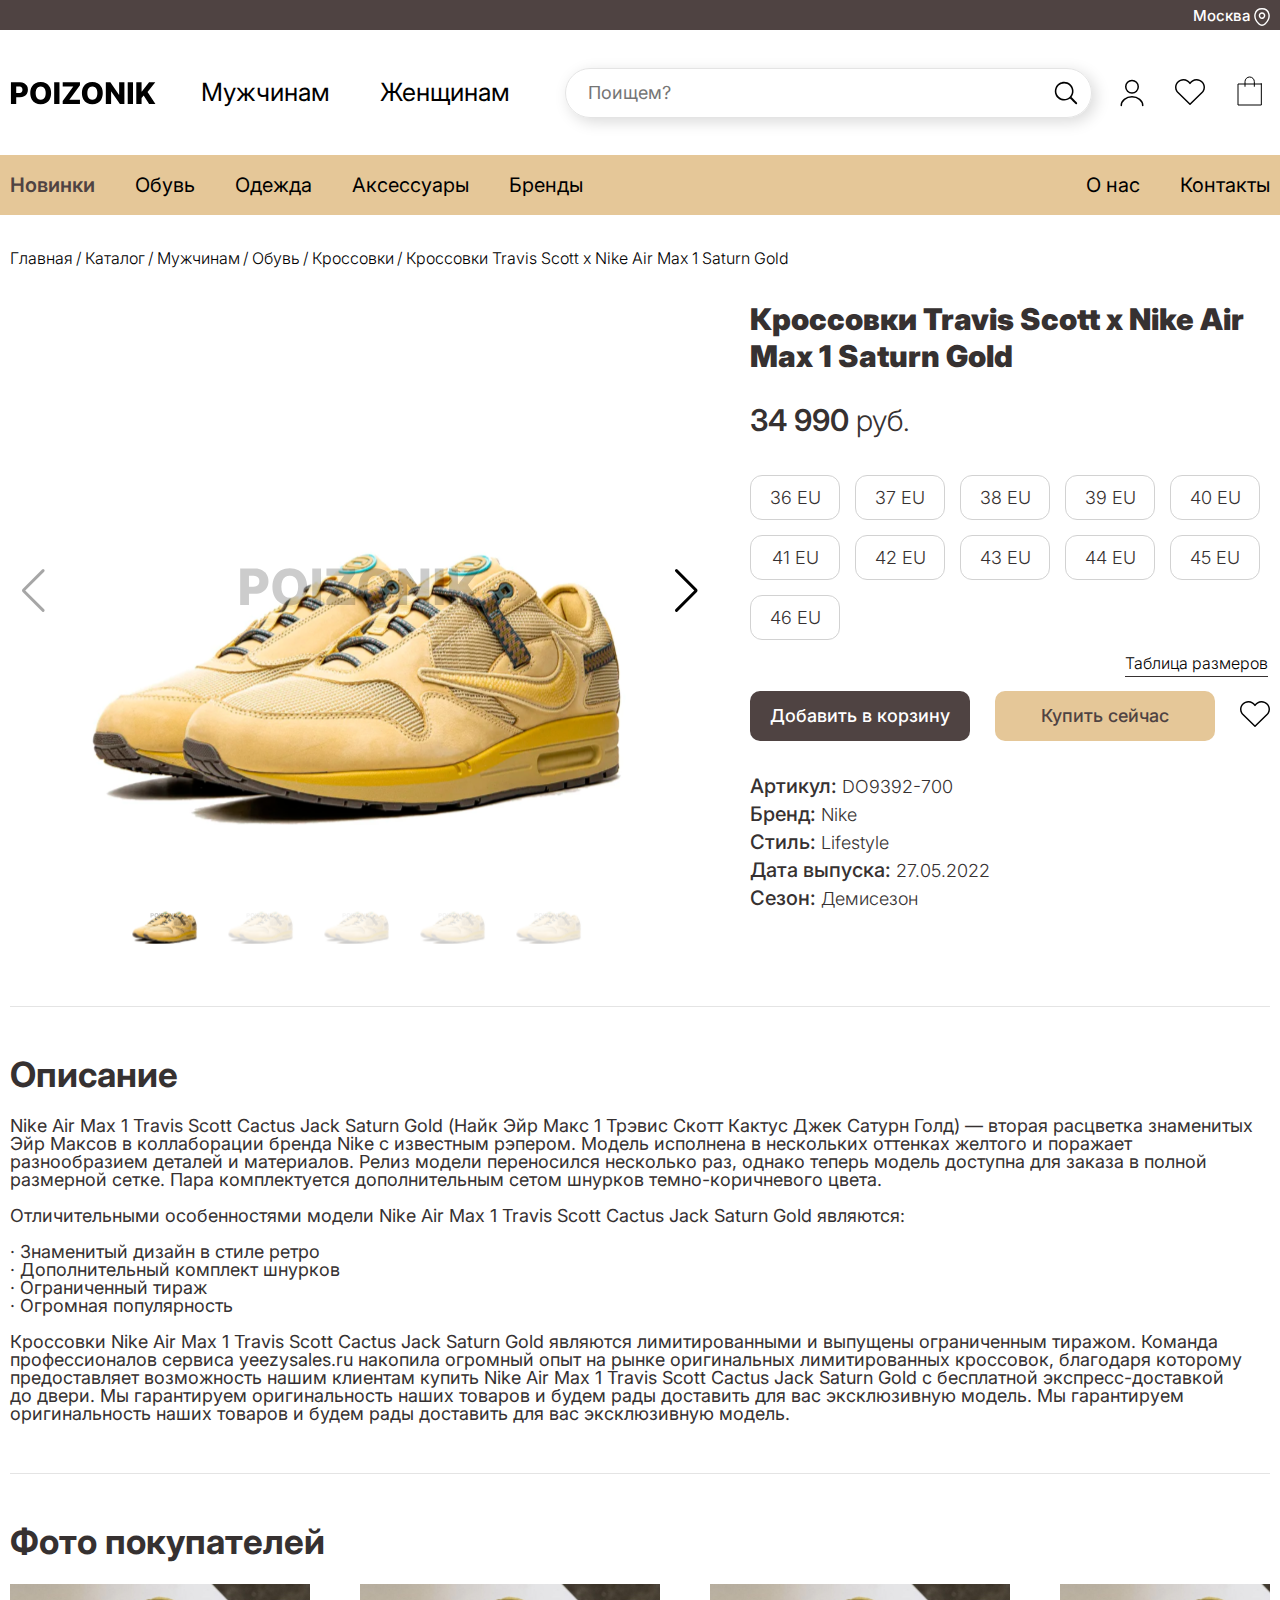
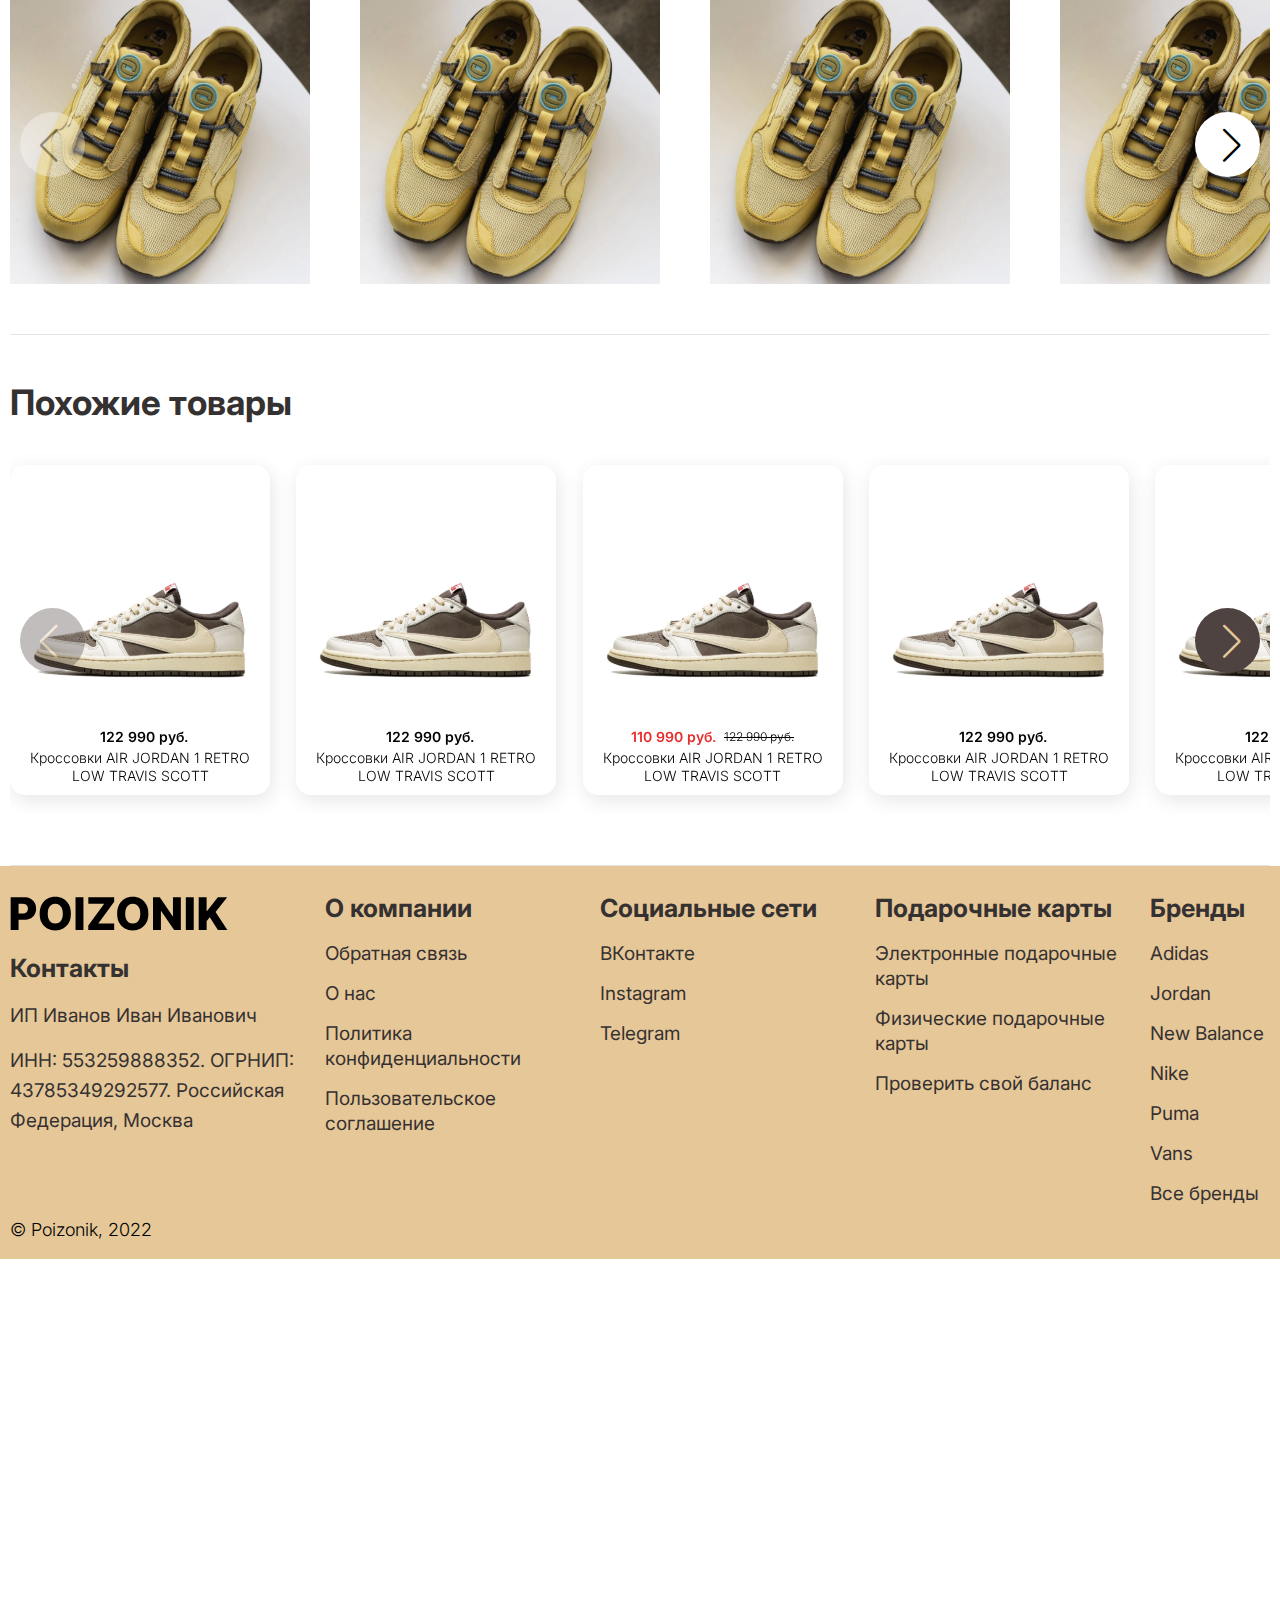
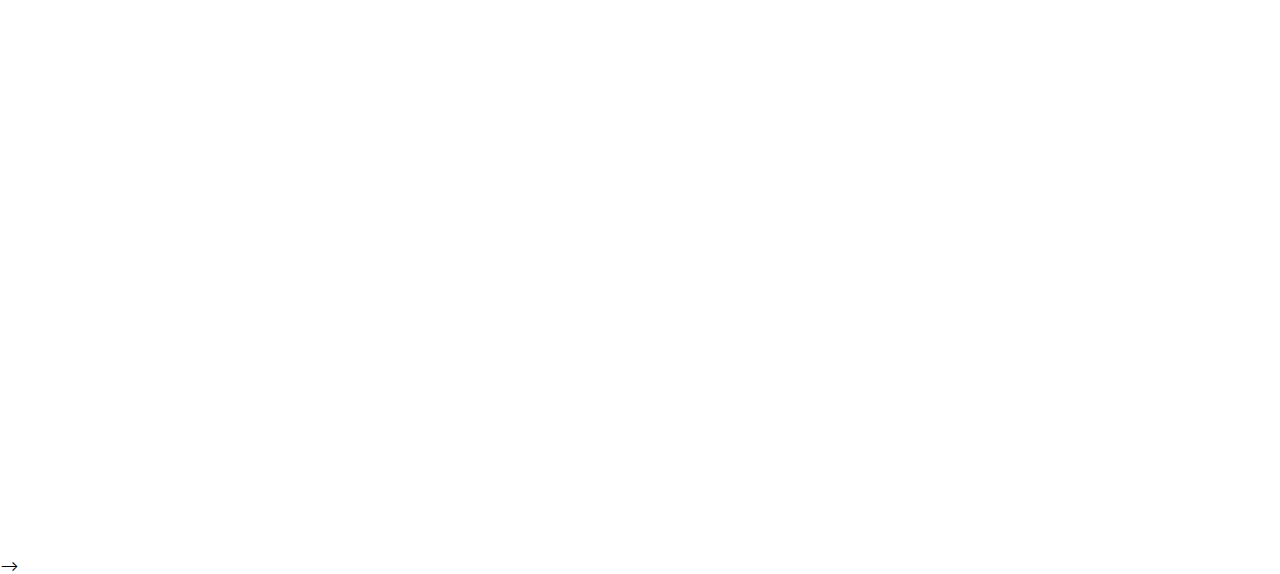
<file: product.html>
<!DOCTYPE html>
<html lang="ru">
<head>
    <meta charset="UTF-8">
    <meta http-equiv="X-UA-Compatible" content="IE=edge">
    <meta name="viewport" content="width=device-width, initial-scale=1.0">
    <link rel="stylesheet" href="https://cdn.jsdelivr.net/npm/swiper@8/swiper-bundle.min.css"/>
    <!-- <link rel="stylesheet" href="./css/iconsfont.css"> -->
    <link rel="stylesheet" href="./css/style.css">
    <title>Poizonik</title>
</head>
<body>
    <div class="wrapper">
        <div class="block-opacity"></div>
        <header class="header">
            <div class="header__location">
                <div class="header__location-text">Москва</div>
            </div>
            <div class="header__container container">
                <div class="header__content">
                    <div class="menu__icon icon-menu">
                        <img src="./img/icons/burger.svg" alt="">
                    </div>
                    <div class="header__content-left">
                        <a href="./index.html" class="header__logo">
                            <img src="./img/logo.svg" alt="">
                        </a>
                        <div class="header__gender">
                            <a href="#" class="header__man">Мужчинам</a>
                            <a href="#" class="header__woman">Женщинам</a>
                        </div>
                    </div>
                    <div class="header__items">
                        <div class="header__search-box">
                            <input class="header__search-txt" type="text" name="" placeholder="Поищем?">
                            <a href="" class="header__search-btn">
                                <img src="./img/icons/search.svg" alt="">
                            </a>
                        </div>
                        <a href="./personal.html" class="header__item header__item-lk"></a>
                        <a href="./favourites.html" class="header__item header__item-favourites"></a>
                        <a href="./cart.html" class="header__item header__item-basket"></a>
                    </div>
                </div>
            </div>
            <div class="header__menu menu">
                <div class="header__menu-container container">
                    <nav class="menu__body">
                        <ul class="menu__list menu__list-left">
                            <li class="menu__hero-item">
                                <a href="./index.html" class="menu__link">На главную</a>
                            </li>
                            <li><a href="" class="menu__link menu__link-green">Новинки</a></li>
                            <li>
                                <a href="./catalog.html" class="menu__link menu__link-category">Обувь</a>
                                <ul class="menu__list-submenu submenu">
                                    <li><div class="submenu__link">Кроссовки</div></li>
                                    <li><div class="submenu__link">Кеды</div></li>
                                    <li><div class="submenu__link">Ботинки</div></li>
                                </ul>
                            </li>
                            <li><a href="" class="menu__link menu__link-category">Одежда</a></li>
                            <li><a href="" class="menu__link menu__link-category">Аксессуары</a></li>
                            <li>
                                <a href="" class="menu__link menu__link-category">Бренды</a>
                                <ul class="menu__list-submenu submenu">
                                    <li><div class="submenu__link">New Balance</div></li>
                                    <li><div class="submenu__link">Stone Island</div></li>
                                    <li><div class="submenu__link">Supreme</div></li>
                                    <li><div class="submenu__link">Adidas</div></li>
                                    <li><div class="submenu__link">Jordan</div></li>
                                    <li><div class="submenu__link">Nike</div></li>
                                </ul>
                            </li>
                        </ul>
                        <ul class="menu__list menu__list-right">
                            <li><a href="" class="menu__link">О нас</a></li>
                            <li><a href="" class="menu__link">Контакты</a></li>
                        </ul>
                    </nav>
                </div>
            </div>
            <a href="./personal.html" class="header__lk-menu-vertical">Личный кабинет</a>
        </header>
        <main class="page">
            <nav aria-label="breadcrumb">
                <div class="container breadcrumb__container">
                    <ol class="breadcrumb">
                        <li class="breadcrumb-item"><a href="#">Главная</a></li>
                        <li class="breadcrumb-item"><a href="#">Каталог</a></li>
                        <li class="breadcrumb-item"><a href="#">Мужчинам</a></li>
                        <li class="breadcrumb-item"><a href="#">Обувь</a></li>
                        <li class="breadcrumb-item"><a href="#">Кроссовки</a></li>
                        <li class="breadcrumb-item active">Кроссовки Travis Scott x Nike Air Max 1 Saturn Gold</li>
                    </ol>
                </div>
            </nav>              
            <section class="product">
                <div class="product__container container">
                    <div class="product__content">
                        <div class="product-card">
                            <!-- Главный контейнер слайдера-->
                            <div class="product-slider swiper">
                                <!-- обязательная оболочка -->
                                <div class="product-slider__wrapper swiper-wrapper">
                                    <!-- Слайды -->
                                    <div class="product-slider__slide swiper-slide">
                                        <!-- Контент внутри слайда -->
                                        <div class="product-slider__image">
                                            <img src="./img/products/1.svg" alt="">
                                        </div>
                                    </div>
                                    <div class="product-slider__slide swiper-slide">
                                        <div class="product-slider__image">
                                            <img src="./img/products/1.svg" alt="">
                                        </div>
                                    </div>
                                    <div class="product-slider__slide swiper-slide">
                                        <div class="product-slider__image">
                                            <img src="./img/products/1.svg" alt="">
                                        </div>
                                    </div>
                                    <div class="product-slider__slide swiper-slide">
                                        <div class="product-slider__image">
                                            <img src="./img/products/1.svg" alt="">
                                        </div>
                                    </div>
                                    <div class="product-slider__slide swiper-slide">
                                        <div class="product-slider__image">
                                            <img src="./img/products/1.svg" alt="">
                                        </div>
                                    </div>
                                </div>
                                <!-- Стрелки управления -->
                                <div class="swiper-button-prev"></div>
                                <div class="swiper-button-next"></div>
                            </div>
                            <!-- Миниатюры -->
                            <div class="product-mini-slider swiper">
                                <!-- обязательная оболочка -->
                                <div class="product-mini-slider__wrapper swiper-wrapper">
                                    <!-- Слайды -->
                                    <div class="product-mini-slider__slide swiper-slide">
                                        <!-- Контент внутри слайда -->
                                        <div class="product-mini-slider__image">
                                            <img src="./img/products/1.svg" alt="">
                                        </div>
                                    </div>
                                    <div class="product-mini-slider__slide swiper-slide">
                                        <div class="product-mini-slider__image">
                                            <img src="./img/products/1.svg" alt="">
                                        </div>
                                    </div>
                                    <div class="product-mini-slider__slide swiper-slide">
                                        <div class="product-mini-slider__image">
                                            <img src="./img/products/1.svg" alt="">
                                        </div>
                                    </div>
                                    <div class="product-mini-slider__slide swiper-slide">
                                        <div class="product-mini-slider__image">
                                            <img src="./img/products/1.svg" alt="">
                                        </div>
                                    </div>
                                    <div class="product-mini-slider__slide swiper-slide">
                                        <div class="product-mini-slider__image">
                                            <img src="./img/products/1.svg" alt="">
                                        </div>
                                    </div>
                                </div>
                            </div>
                        </div>
                        <div class="product__info">
                            <div class="product__title">Кроссовки Travis Scott x Nike Air Max 1 Saturn Gold</div>
                            <div class="product__price"><i>34 990</i> руб.</div>
                            <!-- <div class="product__size-info-grid size-info-grid-product">
                                <div class="size-info-grid-product__title">
                                    Выберите размер
                                </div>
                                <div class="size-info-grid-product__sizes"><i>EU</i> <i class="_active">RUS</i> <i>US</i> <i>UK</i> <i>СМ</i></div>
                            </div> -->
                            <div class="product__sizes">
                                <div class="product__size">36 EU</div>
                                <div class="product__size">37 EU</div>
                                <div class="product__size">38 EU</div>
                                <div class="product__size">39 EU</div>
                                <div class="product__size">40 EU</div>
                                <div class="product__size">41 EU</div>
                                <div class="product__size">42 EU</div>
                                <div class="product__size">43 EU</div>
                                <div class="product__size">44 EU</div>
                                <div class="product__size">45 EU</div>
                                <div class="product__size">46 EU</div>
                            </div>
                            <div class="product__size-info">
                                <a href="#popup-size" class="product__size-info-table popup-link">Таблица размеров</a>
                            </div>
                            <div class="product__management">
                                <a href="#popup-cart" class="product__add-cart popup-link">Добавить в корзину</a>
                                <a href="" class="product__buy-now">Купить сейчас</a>
                                <div class="product__favourites _favourites _icon-favourites"></div>
                            </div>
                            <ul class="product__specifications">
                                <li class="product__item-specifications"><i>Артикул:</i> DO9392-700</li>
                                <li class="product__item-specifications"><i>Бренд:</i> Nike</li>
                                <li class="product__item-specifications"><i>Стиль:</i> Lifestyle</li>
                                <li class="product__item-specifications"><i>Дата выпуска:</i> 27.05.2022</li>
                                <li class="product__item-specifications"><i>Сезон:</i> Демисезон</li>
                            </ul>
                        </div>
                    </div>
                </div>
            </section>
            <section class="description">
                <div class="description__container container">
                    <div class="description__content">
                        <div class="description__title">Описание</div>
                        <div class="description__text">
                            <p>Nike Air Max&nbsp;1 Travis Scott Cactus Jack Saturn Gold (Найк Эйр Макс&nbsp;1 Трэвис Скотт Кактус Джек Сатурн Голд)&nbsp;&mdash; вторая расцветка знаменитых Эйр Максов в&nbsp;коллаборации бренда Nike с&nbsp;известным рэпером. Модель исполнена в&nbsp;нескольких оттенках желтого и&nbsp;поражает разнообразием деталей и&nbsp;материалов. Релиз модели переносился несколько раз, однако теперь модель доступна для заказа в&nbsp;полной размерной сетке. Пара комплектуется дополнительным сетом шнурков темно-коричневого цвета.</p>
                            <br>
                            <p>Отличительными особенностями модели Nike Air Max&nbsp;1 Travis Scott Cactus Jack Saturn Gold являются:</p>
                            <br>
                            <ul>
                                <li>&middot; Знаменитый дизайн в&nbsp;стиле ретро</li>
                                <li>&middot; Дополнительный комплект шнурков</li>
                                <li>&middot; Ограниченный тираж</li>
                                <li>&middot; Огромная популярность</li>
                            </ul>
                            <br>
                            <p>
                                Кроссовки Nike Air Max&nbsp;1 Travis Scott Cactus Jack Saturn Gold являются лимитированными и&nbsp;выпущены ограниченным тиражом. Команда профессионалов сервиса yeezysales.ru накопила огромный опыт на&nbsp;рынке оригинальных лимитированных кроссовок, благодаря которому предоставляет возможность нашим клиентам купить Nike Air Max&nbsp;1 Travis Scott Cactus Jack Saturn Gold с&nbsp;бесплатной экспресс-доставкой до&nbsp;двери.
                            Мы&nbsp;гарантируем оригинальность наших товаров и&nbsp;будем рады доставить для вас эксклюзивную модель.
                            Мы гарантируем оригинальность наших товаров и будем рады доставить для вас эксклюзивную модель.
                            </p>
                        </div>
                    </div>
                </div>
            </section>
            <section class="reviews">
                <div class="reviews__container container">
                    <div class="reviews__content">
                        <div class="reviews__title">Фото покупателей</div>
                        <div class="reviews-slider swiper">
                            <!-- Additional required wrapper -->
                            <div class="reviews-slider__wrapper swiper-wrapper">
                              <!-- Slides -->
                              <div class="reviews-slider__slide swiper-slide">
                                <div class="reviews-slider__image">
                                    <img src="./img/reviews/1.svg" alt="">
                                </div>
                              </div>
                              <div class="reviews-slider__slide swiper-slide">
                                <div class="reviews-slider__image">
                                    <img src="./img/reviews/1.svg" alt="">
                                </div>
                              </div>
                              <div class="reviews-slider__slide swiper-slide">
                                <div class="reviews-slider__image">
                                    <img src="./img/reviews/1.svg" alt="">
                                </div>
                              </div>
                              <div class="reviews-slider__slide swiper-slide">
                                <div class="reviews-slider__image">
                                    <img src="./img/reviews/1.svg" alt="">
                                </div>
                              </div>
                              <div class="reviews-slider__slide swiper-slide">
                                <div class="reviews-slider__image">
                                    <img src="./img/reviews/1.svg" alt="">
                                </div>
                              </div>
                              <div class="reviews-slider__slide swiper-slide">
                                <div class="reviews-slider__image">
                                    <img src="./img/reviews/1.svg" alt="">
                                </div>
                              </div>
                              <div class="reviews-slider__slide swiper-slide">
                                <div class="reviews-slider__image">
                                    <img src="./img/reviews/1.svg" alt="">
                                </div>
                              </div>
                            </div>
                            <!-- If we need navigation buttons -->
                            <div class="swiper-button-prev"></div>
                            <div class="swiper-button-next"></div>
                          </div>
                    </div>
                </div>
            </section>
            <section class="similar-products">
                <div class="similar-products__container container">
                    <div class="similar-products__content">
                        <div class="similar-products__title">Похожие товары</div>
                        <!-- Slider main container -->
                        <div class="similar-products-slider swiper">
                            <!-- Additional required wrapper -->
                            <div class="similar-products__wrapper swiper-wrapper">
                                <!-- Slides -->
                                <div class="similar-products__slide swiper-slide similar-products-slide">
                                <a href="" class="similar-products-slide__wrapper">
                                    <div class="similar-products-slide__image">
                                        <img src="./img/products/2.svg" alt="">
                                    </div>
                                    <div class="similar-products-slide__info">
                                        <div class="similar-products-slide__price"><i></i><div>122 990 руб.<div class="line"></div></div></div>
                                        <div class="similar-products-slide__text">Кроссовки AIR JORDAN 1 RETRO LOW TRAVIS SCOTT </div>
                                    </div>
                                </a>
                                </div>
                                <div class="similar-products__slide swiper-slide similar-products-slide">
                                    <a href="" class="similar-products-slide__wrapper">
                                        <div class="similar-products-slide__image">
                                            <img src="./img/products/2.svg" alt="">
                                        </div>
                                        <div class="similar-products-slide__info">
                                            <div class="similar-products-slide__price"><i></i><div>122 990 руб.<div class="line"></div></div></div>
                                            <div class="similar-products-slide__text">Кроссовки AIR JORDAN 1 RETRO LOW TRAVIS SCOTT </div>
                                        </div>
                                    </a>
                                </div>
                                <div class="similar-products__slide swiper-slide similar-products-slide">
                                    <a href="" class="similar-products-slide__wrapper">
                                        <div class="similar-products-slide__image">
                                            <img src="./img/products/2.svg" alt="">
                                        </div>
                                        <div class="similar-products-slide__info">
                                            <div class="similar-products-slide__price sale"><i>110 990 руб.</i><div>122 990 руб.<div class="line"></div></div></div>
                                            <div class="similar-products-slide__text">Кроссовки AIR JORDAN 1 RETRO LOW TRAVIS SCOTT </div>
                                        </div>
                                    </a>
                                </div>
                                <div class="similar-products__slide swiper-slide similar-products-slide">
                                    <a href="" class="similar-products-slide__wrapper">
                                        <div class="similar-products-slide__image">
                                            <img src="./img/products/2.svg" alt="">
                                        </div>
                                        <div class="similar-products-slide__info">
                                            <div class="similar-products-slide__price"><i></i><div>122 990 руб.<div class="line"></div></div></div>
                                            <div class="similar-products-slide__text">Кроссовки AIR JORDAN 1 RETRO LOW TRAVIS SCOTT </div>
                                        </div>
                                    </a>
                                </div>
                                <div class="similar-products__slide swiper-slide similar-products-slide">
                                    <a href="" class="similar-products-slide__wrapper">
                                        <div class="similar-products-slide__image">
                                            <img src="./img/products/2.svg" alt="">
                                        </div>
                                        <div class="similar-products-slide__info">
                                            <div class="similar-products-slide__price"><i></i><div>122 990 руб.<div class="line"></div></div></div>
                                            <div class="similar-products-slide__text">Кроссовки AIR JORDAN 1 RETRO LOW TRAVIS SCOTT </div>
                                        </div>
                                    </a>
                                </div>
                                <div class="similar-products__slide swiper-slide similar-products-slide">
                                    <a href="" class="similar-products-slide__wrapper">
                                        <div class="similar-products-slide__image">
                                            <img src="./img/products/2.svg" alt="">
                                        </div>
                                        <div class="similar-products-slide__info">
                                            <div class="similar-products-slide__price"><i></i><div>122 990 руб.<div class="line"></div></div></div>
                                            <div class="similar-products-slide__text">Кроссовки AIR JORDAN 1 RETRO LOW TRAVIS SCOTT </div>
                                        </div>
                                    </a>
                                </div>
                                <div class="similar-products__slide swiper-slide similar-products-slide">
                                    <a href="" class="similar-products-slide__wrapper">
                                        <div class="similar-products-slide__image">
                                            <img src="./img/products/2.svg" alt="">
                                        </div>
                                        <div class="similar-products-slide__info">
                                            <div class="similar-products-slide__price"><i>122 990 руб.</i></div>
                                            <div class="similar-products-slide__text">Кроссовки AIR JORDAN 1 RETRO LOW TRAVIS SCOTT </div>
                                        </div>
                                    </a>
                                </div>
                                <div class="similar-products__slide swiper-slide similar-products-slide">
                                    <a href="" class="similar-products-slide__wrapper">
                                        <div class="similar-products-slide__image">
                                            <img src="./img/products/2.svg" alt="">
                                        </div>
                                        <div class="similar-products-slide__info">
                                            <div class="similar-products-slide__price"><i></i><div>122 990 руб.<div class="line"></div></div></div>
                                            <div class="similar-products-slide__text">Кроссовки AIR JORDAN 1 RETRO LOW TRAVIS SCOTT </div>
                                        </div>
                                    </a>
                                </div>
                                <div class="similar-products__slide swiper-slide similar-products-slide">
                                    <a href="" class="similar-products-slide__wrapper">
                                        <div class="similar-products-slide__image">
                                            <img src="./img/products/2.svg" alt="">
                                        </div>
                                        <div class="similar-products-slide__info">
                                            <div class="similar-products-slide__price"><i></i><div>122 990 руб.<div class="line"></div></div></div>
                                            <div class="similar-products-slide__text">Кроссовки AIR JORDAN 1 RETRO LOW TRAVIS SCOTT </div>
                                        </div>
                                    </a>
                                </div>
                                <div class="similar-products__slide swiper-slide similar-products-slide">
                                    <a href="" class="similar-products-slide__wrapper">
                                        <div class="similar-products-slide__image">
                                            <img src="./img/products/2.svg" alt="">
                                        </div>
                                        <div class="similar-products-slide__info">
                                            <div class="similar-products-slide__price"><i></i><div>122 990 руб.<div class="line"></div></div></div>
                                            <div class="similar-products-slide__text">Кроссовки AIR JORDAN 1 RETRO LOW TRAVIS SCOTT </div>
                                        </div>
                                    </a>
                                </div>
                            </div>
                            <!-- If we need navigation buttons -->
                            <div class="swiper-button-prev"></div>
                            <div class="swiper-button-next"></div>
                        </div>
                    </div>
                </div>
            </section>
        </main>
        <footer class="footer">
            <div class="container">
                <div class="footer__items">
                    <div class="footer__item item-footer">
                        <img src="./img/logo-big.svg" alt="" class="item-footer__logo">
                        <div class="item-footer__title">Контакты</div>
                        <ul class="item-footer__list">
                            <li><div class="item-footer__text">ИП Иванов Иван Иванович</div></li>
                            <li>
                                <div class="item-footer__text">ИНН: 553259888352. ОГРНИП: 43785349292577. Российская Федерация, Москва</div>
                            </li>
                        </ul>
                    </div>
                    <div class="footer__item item-footer">
                        <div class="item-footer__title">О компании</div>
                        <ul class="item-footer__list">
                            <li><a href="" class="item-footer__link">Обратная связь</a></li>
                            <li><a href="" class="item-footer__link">О нас</a></li>
                            <li><a href="" class="item-footer__link">Политика конфиденциальности</a></li>
                            <li><a href="" class="item-footer__link">Пользовательское соглашение</a></li>
                        </ul>
                    </div>
                    <div class="footer__item item-footer">
                        <div class="item-footer__title">Социальные сети</div>
                        <ul class="item-footer__list">
                            <li><a href="" class="item-footer__link">ВКонтакте</a></li>
                            <li><a href="" class="item-footer__link">Instagram</a></li>
                            <li><a href="" class="item-footer__link">Telegram</a></li>
                        </ul>
                    </div>
                    <div class="footer__item item-footer">
                        <div class="item-footer__title">Подарочные карты</div>
                        <ul class="item-footer__list">
                            <li><a href="" class="item-footer__link">Электронные подарочные карты</a></li>
                            <li><a href="" class="item-footer__link">Физические подарочные карты</a></li>
                            <li><a href="" class="item-footer__link">Проверить свой баланс</a></li>
                        </ul>
                    </div>
                    <div class="footer__item item-footer">
                        <div class="item-footer__title">Бренды</div>
                        <ul class="item-footer__list">
                            <li><a href="" class="item-footer__link">Adidas</a></li>
                            <li><a href="" class="item-footer__link">Jordan</a></li>
                            <li><a href="" class="item-footer__link">New Balance</a></li>
                            <li><a href="" class="item-footer__link">Nike</a></li>
                            <li><a href="" class="item-footer__link">Puma</a></li>
                            <li><a href="" class="item-footer__link">Vans</a></li>
                            <li><a href="" class="item-footer__link">Все бренды</a></li>
                        </ul>
                    </div>
                </div>
                <div class="footer__bottom">
                    <div class="footer__copy">&copy;&nbsp;Poizonik, 2022</div>
                </div>
            </div>
        </footer>
    </div>
    <div id="popup-size" class="popup-size popup">
        <div class="popup-size__body popup__body">
            <div class="popup-size__content popup__content">
                <a href="#" class="popup-size__close popup__close _icon-cross close-popup"></a>
                <div class="popup-size__tables">
                    <div class="popup-size__item"> 
                        <div class="popup-size__gender gender-popup-size">
                            <div class="gender-popup-size__item gender-popup-size__item-man">Мужские</div>
                        </div>
                        <div class="popup-size__table table-popup-size">
                            <div class="table-popup-size__title">EU</div>
                            <div class="table-popup-size__title">RUS</div>
                            <div class="table-popup-size__title">US</div>
                            <div class="table-popup-size__title">UK</div>
                            <div class="table-popup-size__title">CM</div>
    
                            <div class="table-popup-size__item">38.5</div>
                            <div class="table-popup-size__item">37.6</div>
                            <div class="table-popup-size__item">6</div>
                            <div class="table-popup-size__item">5.5</div>
                            <div class="table-popup-size__item">24</div>
    
                            <div class="table-popup-size__item">39</div>
                            <div class="table-popup-size__item">38</div>
                            <div class="table-popup-size__item">6.5</div>
                            <div class="table-popup-size__item">6</div>
                            <div class="table-popup-size__item">24.5</div>
    
                            <div class="table-popup-size__item">40</div>
                            <div class="table-popup-size__item">39</div>
                            <div class="table-popup-size__item">7</div>
                            <div class="table-popup-size__item">6</div>
                            <div class="table-popup-size__item">25</div>
    
                            <div class="table-popup-size__item">40.5</div>
                            <div class="table-popup-size__item">39.5</div>
                            <div class="table-popup-size__item">7.5</div>
                            <div class="table-popup-size__item">6.5</div>
                            <div class="table-popup-size__item">25.5</div>
    
                            <div class="table-popup-size__item">41</div>
                            <div class="table-popup-size__item">40</div>
                            <div class="table-popup-size__item">8</div>
                            <div class="table-popup-size__item">7</div>
                            <div class="table-popup-size__item">26</div>
    
                            <div class="table-popup-size__item">42</div>
                            <div class="table-popup-size__item">41</div>
                            <div class="table-popup-size__item">8.5</div>
                            <div class="table-popup-size__item">7.5</div>
                            <div class="table-popup-size__item">26.5</div>
    
                            <div class="table-popup-size__item">42.5</div>
                            <div class="table-popup-size__item">41.5</div>
                            <div class="table-popup-size__item">9</div>
                            <div class="table-popup-size__item">8</div>
                            <div class="table-popup-size__item">27</div>
                            
                            <div class="table-popup-size__item">43</div>
                            <div class="table-popup-size__item">42</div>
                            <div class="table-popup-size__item">9.5</div>
                            <div class="table-popup-size__item">8.5</div>
                            <div class="table-popup-size__item">27.5</div>
    
                            <div class="table-popup-size__item">44</div>
                            <div class="table-popup-size__item">43</div>
                            <div class="table-popup-size__item">10</div>
                            <div class="table-popup-size__item">9</div>
                            <div class="table-popup-size__item">28</div>
    
                            <div class="table-popup-size__item">44.5</div>
                            <div class="table-popup-size__item">43.5</div>
                            <div class="table-popup-size__item">10.5</div>
                            <div class="table-popup-size__item">9.5</div>
                            <div class="table-popup-size__item">28.5</div>
    
                            <div class="table-popup-size__item">45</div>
                            <div class="table-popup-size__item">44</div>
                            <div class="table-popup-size__item">11</div>
                            <div class="table-popup-size__item">10</div>
                            <div class="table-popup-size__item">29</div>
    
                            <div class="table-popup-size__item">45.5</div>
                            <div class="table-popup-size__item">44.5</div>
                            <div class="table-popup-size__item">11.5</div>
                            <div class="table-popup-size__item">10.5</div>
                            <div class="table-popup-size__item">29.5</div>
    
                            <div class="table-popup-size__item">46</div>
                            <div class="table-popup-size__item">45</div>
                            <div class="table-popup-size__item">12</div>
                            <div class="table-popup-size__item">11</div>
                            <div class="table-popup-size__item">30</div>
    
                            <div class="table-popup-size__item">47</div>
                            <div class="table-popup-size__item">45.5</div>
                            <div class="table-popup-size__item">12.5</div>
                            <div class="table-popup-size__item">11.5</div>
                            <div class="table-popup-size__item">30.5</div>
    
                            <div class="table-popup-size__item">47.5</div>
                            <div class="table-popup-size__item">46</div>
                            <div class="table-popup-size__item">13</div>
                            <div class="table-popup-size__item">12</div>
                            <div class="table-popup-size__item">31</div>
    
                            <div class="table-popup-size__item">48</div>
                            <div class="table-popup-size__item">47</div>
                            <div class="table-popup-size__item">13.5</div>
                            <div class="table-popup-size__item">12.5</div>
                            <div class="table-popup-size__item">31.5</div>
                        </div>
                    </div>
                    <div class="popup-size__item">
                        <div class="popup-size__gender gender-popup-size">
                            <div class="gender-popup-size__item gender-popup-size__item-woman">Женские</div>
                        </div>
                        <div class="popup-size__table table-popup-size">
                            <div class="table-popup-size__title">EU</div>
                            <div class="table-popup-size__title">RUS</div>
                            <div class="table-popup-size__title">US</div>
                            <div class="table-popup-size__title">UK</div>
                            <div class="table-popup-size__title">CM</div>
    
                            <div class="table-popup-size__item">35.5</div>
                            <div class="table-popup-size__item">34.5</div>
                            <div class="table-popup-size__item">5</div>
                            <div class="table-popup-size__item">2.5</div>
                            <div class="table-popup-size__item">22</div>
    
                            <div class="table-popup-size__item">36</div>
                            <div class="table-popup-size__item">35</div>
                            <div class="table-popup-size__item">5.5</div>
                            <div class="table-popup-size__item">3</div>
                            <div class="table-popup-size__item">22.5</div>
    
                            <div class="table-popup-size__item">36.5</div>
                            <div class="table-popup-size__item">35.5</div>
                            <div class="table-popup-size__item">6</div>
                            <div class="table-popup-size__item">3.5</div>
                            <div class="table-popup-size__item">23</div>
    
                            <div class="table-popup-size__item">37.5</div>
                            <div class="table-popup-size__item">36.5</div>
                            <div class="table-popup-size__item">6.5</div>
                            <div class="table-popup-size__item">4</div>
                            <div class="table-popup-size__item">23.5</div>
    
                            <div class="table-popup-size__item">38</div>
                            <div class="table-popup-size__item">37</div>
                            <div class="table-popup-size__item">7</div>
                            <div class="table-popup-size__item">4.5</div>
                            <div class="table-popup-size__item">24</div>
    
                            <div class="table-popup-size__item">38.5</div>
                            <div class="table-popup-size__item">37.5</div>
                            <div class="table-popup-size__item">7.5</div>
                            <div class="table-popup-size__item">5</div>
                            <div class="table-popup-size__item">24.5</div>
    
                            <div class="table-popup-size__item">39</div>
                            <div class="table-popup-size__item">38</div>
                            <div class="table-popup-size__item">8</div>
                            <div class="table-popup-size__item">5.5</div>
                            <div class="table-popup-size__item">25</div>
                            
                            <div class="table-popup-size__item">40</div>
                            <div class="table-popup-size__item">39</div>
                            <div class="table-popup-size__item">8.5</div>
                            <div class="table-popup-size__item">6</div>
                            <div class="table-popup-size__item">25.5</div>
    
                            <div class="table-popup-size__item">40.5</div>
                            <div class="table-popup-size__item">39.5</div>
                            <div class="table-popup-size__item">9</div>
                            <div class="table-popup-size__item">6.5</div>
                            <div class="table-popup-size__item">26</div>
    
                            <div class="table-popup-size__item">41</div>
                            <div class="table-popup-size__item">40</div>
                            <div class="table-popup-size__item">9.5</div>
                            <div class="table-popup-size__item">7</div>
                            <div class="table-popup-size__item">26.5</div>
    
                            <div class="table-popup-size__item">42</div>
                            <div class="table-popup-size__item">41</div>
                            <div class="table-popup-size__item">10</div>
                            <div class="table-popup-size__item">7.5</div>
                            <div class="table-popup-size__item">27</div>
    
                            <div class="table-popup-size__item">42.5</div>
                            <div class="table-popup-size__item">41.5</div>
                            <div class="table-popup-size__item">10.5</div>
                            <div class="table-popup-size__item">8</div>
                            <div class="table-popup-size__item">27.5</div>
    
                            <div class="table-popup-size__item">43</div>
                            <div class="table-popup-size__item">42</div>
                            <div class="table-popup-size__item">11</div>
                            <div class="table-popup-size__item">8.5</div>
                            <div class="table-popup-size__item">28</div>
    
                            <div class="table-popup-size__item">44</div>
                            <div class="table-popup-size__item">43</div>
                            <div class="table-popup-size__item">11.5</div>
                            <div class="table-popup-size__item">9</div>
                            <div class="table-popup-size__item">28.5</div>
    
                            <div class="table-popup-size__item">44.5</div>
                            <div class="table-popup-size__item">43.5</div>
                            <div class="table-popup-size__item">12</div>
                            <div class="table-popup-size__item">9.5</div>
                            <div class="table-popup-size__item">29</div>
    
                            <div class="table-popup-size__item">45.5</div>
                            <div class="table-popup-size__item">44.5</div>
                            <div class="table-popup-size__item">13</div>
                            <div class="table-popup-size__item">10.5</div>
                            <div class="table-popup-size__item">30</div>
                        </div>
                    </div>
                </div>
                <div class="popup-size__descr descr-popup-size">
                    <div class="descr-popup-size__item">
                        RUS размер - не представлен в размерной сетки производителя, поэтому переводится по ГОСТу
                    </div>
                    <div class="descr-popup-size__item">
                        По умолчанию размеры представлены в EU
                    </div>
                </div>
            </div>
        </div>
    </div>
        <div class="popup-size__body popup__body">
            <div class="popup-size__content popup__content">
                <a href="#" class="popup-size__close popup__close _icon-cross close-popup"></a>
                <div class="popup-size__gender gender-popup-size">
                    <div class="gender-popup-size__item gender-popup-size__item-man">Мужские</div>
                    <div class="gender-popup-size__item gender-popup-size__item-woman">Женские</div>
                </div>
                <div class="popup-size__tables">
                    <table class="popup-size__table table-popup-size">
                        <tr class="table-popup-size__row">
                            <td class="table-popup-size__cell table-popup-size__title">EU</td>
                            <td class="table-popup-size__cell table-popup-size__title">RUS</td>
                            <td class="table-popup-size__cell table-popup-size__title">US</td>
                            <td class="table-popup-size__cell table-popup-size__title">UK</td>
                            <td class="table-popup-size__cell table-popup-size__title">CM</td>
                            <td class="table-popup-size__cell"></td>
                            <td class="table-popup-size__cell table-popup-size__title">EU</td>
                            <td class="table-popup-size__cell table-popup-size__title">RUS</td>
                            <td class="table-popup-size__cell table-popup-size__title">US</td>
                            <td class="table-popup-size__cell table-popup-size__title">UK</td>
                            <td class="table-popup-size__cell table-popup-size__title">CM</td>
                        </tr>

                        <tr class="table-popup-size__row">
                            <td class="table-popup-size__cell table-popup-size__item">38.5</td>
                            <td class="table-popup-size__cell table-popup-size__item">37.6</td>
                            <td class="table-popup-size__cell table-popup-size__item">6</td>
                            <td class="table-popup-size__cell table-popup-size__item">5.5</td>
                            <td class="table-popup-size__cell table-popup-size__item">24</td>
                            <td class="table-popup-size__cell"></td>
                            <td class="table-popup-size__cell table-popup-size__item">35.5</td>
                            <td class="table-popup-size__cell table-popup-size__item">34.5</td>
                            <td class="table-popup-size__cell table-popup-size__item">5</td>
                            <td class="table-popup-size__cell table-popup-size__item">2.5</td>
                            <td class="table-popup-size__cell table-popup-size__item">22</td>
                        </tr>

                        <tr class="table-popup-size__row">
                            <td class="table-popup-size__cell table-popup-size__item">39</td>
                            <td class="table-popup-size__cell table-popup-size__item">38</td>
                            <td class="table-popup-size__cell table-popup-size__item">6.5</td>
                            <td class="table-popup-size__cell table-popup-size__item">6</td>
                            <td class="table-popup-size__cell table-popup-size__item">24.5</td>
                            <td class="table-popup-size__cell"></td>
                            <td class="table-popup-size__cell table-popup-size__item">36</td>
                            <td class="table-popup-size__cell table-popup-size__item">35</td>
                            <td class="table-popup-size__cell table-popup-size__item">5.5</td>
                            <td class="table-popup-size__cell table-popup-size__item">3</td>
                            <td class="table-popup-size__cell table-popup-size__item">22.5</td>
                        </tr>   

                        <tr class="table-popup-size__row">
                            <td class="table-popup-size__cell table-popup-size__item">40</td>
                            <td class="table-popup-size__cell table-popup-size__item">39</td>
                            <td class="table-popup-size__cell table-popup-size__item">7</td>
                            <td class="table-popup-size__cell table-popup-size__item">6</td>
                            <td class="table-popup-size__cell table-popup-size__item">25</td>
                            <td class="table-popup-size__cell"></td>
                            <td class="table-popup-size__cell table-popup-size__item">36.5</td>
                            <td class="table-popup-size__cell table-popup-size__item">35.5</td>
                            <td class="table-popup-size__cell table-popup-size__item">6</td>
                            <td class="table-popup-size__cell table-popup-size__item">3.5</td>
                            <td class="table-popup-size__cell table-popup-size__item">23</td>
                        </tr>

                        <tr class="table-popup-size__row">
                            <td class="table-popup-size__cell table-popup-size__item">40.5</td>
                            <td class="table-popup-size__cell table-popup-size__item">39.5</td>
                            <td class="table-popup-size__cell table-popup-size__item">7.5</td>
                            <td class="table-popup-size__cell table-popup-size__item">6.5</td>
                            <td class="table-popup-size__cell table-popup-size__item">25.5</td>
                            <td class="table-popup-size__cell"></td>        
                            <td class="table-popup-size__cell table-popup-size__item">37.5</td>
                            <td class="table-popup-size__cell table-popup-size__item">36.5</td>
                            <td class="table-popup-size__cell table-popup-size__item">6.5</td>
                            <td class="table-popup-size__cell table-popup-size__item">4</td>
                            <td class="table-popup-size__cell table-popup-size__item">23.5</td>
                        </tr>

                        <tr class="table-popup-size__row">
                            <td class="table-popup-size__cell table-popup-size__item">41</td>
                            <td class="table-popup-size__cell table-popup-size__item">40</td>
                            <td class="table-popup-size__cell table-popup-size__item">8</td>
                            <td class="table-popup-size__cell table-popup-size__item">7</td>
                            <td class="table-popup-size__cell table-popup-size__item">26</td>
                            <td class="table-popup-size__cell"></td>
                            <td class="table-popup-size__cell table-popup-size__item">38</td>
                            <td class="table-popup-size__cell table-popup-size__item">37</td>
                            <td class="table-popup-size__cell table-popup-size__item">7</td>
                            <td class="table-popup-size__cell table-popup-size__item">4.5</td>
                            <td class="table-popup-size__cell table-popup-size__item">24</td>
                        </tr>

                        <tr class="table-popup-size__row">
                            <td class="table-popup-size__cell table-popup-size__item">42</td>
                            <td class="table-popup-size__cell table-popup-size__item">41</td>
                            <td class="table-popup-size__cell table-popup-size__item">8.5</td>
                            <td class="table-popup-size__cell table-popup-size__item">7.5</td>
                            <td class="table-popup-size__cell table-popup-size__item">26.5</td>
                            <td class="table-popup-size__cell"></td>
                            <td class="table-popup-size__cell table-popup-size__item">38.5</td>
                            <td class="table-popup-size__cell table-popup-size__item">37.5</td>
                            <td class="table-popup-size__cell table-popup-size__item">7.5</td>
                            <td class="table-popup-size__cell table-popup-size__item">5</td>
                            <td class="table-popup-size__cell table-popup-size__item">24.5</td>
                        </tr>

                        <tr class="table-popup-size__row">
                            <td class="table-popup-size__cell table-popup-size__item">42.5</td>
                            <td class="table-popup-size__cell table-popup-size__item">41.5</td>
                            <td class="table-popup-size__cell table-popup-size__item">9</td>
                            <td class="table-popup-size__cell table-popup-size__item">8</td>
                            <td class="table-popup-size__cell table-popup-size__item">27</td>
                            <td class="table-popup-size__cell"></td>
                            <td class="table-popup-size__cell table-popup-size__item">39</td>
                            <td class="table-popup-size__cell table-popup-size__item">38</td>
                            <td class="table-popup-size__cell table-popup-size__item">8</td>
                            <td class="table-popup-size__cell table-popup-size__item">5.5</td>
                            <td class="table-popup-size__cell table-popup-size__item">25</td>
                        </tr>
                        
                        <tr class="table-popup-size__row">
                            <td class="table-popup-size__cell table-popup-size__item">43</td>
                            <td class="table-popup-size__cell table-popup-size__item">42</td>
                            <td class="table-popup-size__cell table-popup-size__item">9.5</td>
                            <td class="table-popup-size__cell table-popup-size__item">8.5</td>
                            <td class="table-popup-size__cell table-popup-size__item">27.5</td>
                            <td class="table-popup-size__cell"></td>
                            <td class="table-popup-size__cell table-popup-size__item">40</td>
                            <td class="table-popup-size__cell table-popup-size__item">39</td>
                            <td class="table-popup-size__cell table-popup-size__item">8.5</td>
                            <td class="table-popup-size__cell table-popup-size__item">6</td>
                            <td class="table-popup-size__cell table-popup-size__item">25.5</td>
                        </tr>

                        <tr class="table-popup-size__row">
                            <td class="table-popup-size__cell table-popup-size__item">44</td>
                            <td class="table-popup-size__cell table-popup-size__item">43</td>
                            <td class="table-popup-size__cell table-popup-size__item">10</td>
                            <td class="table-popup-size__cell table-popup-size__item">9</td>
                            <td class="table-popup-size__cell table-popup-size__item">28</td>
                            <td class="table-popup-size__cell"></td>
                            <td class="table-popup-size__cell table-popup-size__item">40.5</td>
                            <td class="table-popup-size__cell table-popup-size__item">39.5</td>
                            <td class="table-popup-size__cell table-popup-size__item">9</td>
                            <td class="table-popup-size__cell table-popup-size__item">6.5</td>
                            <td class="table-popup-size__cell table-popup-size__item">26</td>
                        </tr>

                        <tr class="table-popup-size__row">
                            <td class="table-popup-size__cell table-popup-size__item">44.5</td>
                            <td class="table-popup-size__cell table-popup-size__item">43.5</td>
                            <td class="table-popup-size__cell table-popup-size__item">10.5</td>
                            <td class="table-popup-size__cell table-popup-size__item">9.5</td>
                            <td class="table-popup-size__cell table-popup-size__item">28.5</td>
                            <td class="table-popup-size__cell"></td>                 
                            <td class="table-popup-size__cell table-popup-size__item">41</td>
                            <td class="table-popup-size__cell table-popup-size__item">40</td>
                            <td class="table-popup-size__cell table-popup-size__item">9.5</td>
                            <td class="table-popup-size__cell table-popup-size__item">7</td>
                            <td class="table-popup-size__cell table-popup-size__item">26.5</td>                 
                        </tr>

                        <tr class="table-popup-size__row">
                            <td class="table-popup-size__cell table-popup-size__item">45</td>
                            <td class="table-popup-size__cell table-popup-size__item">44</td>
                            <td class="table-popup-size__cell table-popup-size__item">11</td>
                            <td class="table-popup-size__cell table-popup-size__item">10</td>
                            <td class="table-popup-size__cell table-popup-size__item">29</td>
                            <td class="table-popup-size__cell"></td>
                            <td class="table-popup-size__cell table-popup-size__item">42</td>
                            <td class="table-popup-size__cell table-popup-size__item">41</td>
                            <td class="table-popup-size__cell table-popup-size__item">10</td>
                            <td class="table-popup-size__cell table-popup-size__item">7.5</td>
                            <td class="table-popup-size__cell table-popup-size__item">27</td>
                        </tr>

                        <tr class="table-popup-size__row">
                            <td class="table-popup-size__cell table-popup-size__item">45.5</td>
                            <td class="table-popup-size__cell table-popup-size__item">44.5</td>
                            <td class="table-popup-size__cell table-popup-size__item">11.5</td>
                            <td class="table-popup-size__cell table-popup-size__item">10.5</td>
                            <td class="table-popup-size__cell table-popup-size__item">29.5</td>
                            <td class="table-popup-size__cell"></td>
                            <td class="table-popup-size__cell table-popup-size__item">42.5</td>
                            <td class="table-popup-size__cell table-popup-size__item">41.5</td>
                            <td class="table-popup-size__cell table-popup-size__item">10.5</td>
                            <td class="table-popup-size__cell table-popup-size__item">8</td>
                            <td class="table-popup-size__cell table-popup-size__item">27.5</td>
                        </tr>

                        <tr class="table-popup-size__row">
                            <td class="table-popup-size__cell table-popup-size__item">46</td>
                            <td class="table-popup-size__cell table-popup-size__item">45</td>
                            <td class="table-popup-size__cell table-popup-size__item">12</td>
                            <td class="table-popup-size__cell table-popup-size__item">11</td>
                            <td class="table-popup-size__cell table-popup-size__item">30</td>
                            <td class="table-popup-size__cell"></td>
                            <td class="table-popup-size__cell table-popup-size__item">43</td>
                            <td class="table-popup-size__cell table-popup-size__item">42</td>
                            <td class="table-popup-size__cell table-popup-size__item">11</td>
                            <td class="table-popup-size__cell table-popup-size__item">8.5</td>
                            <td class="table-popup-size__cell table-popup-size__item">28</td>
                        </tr>

                        <tr class="table-popup-size__row">
                            <td class="table-popup-size__cell table-popup-size__item">47</td>
                            <td class="table-popup-size__cell table-popup-size__item">45.5</td>
                            <td class="table-popup-size__cell table-popup-size__item">12.5</td>
                            <td class="table-popup-size__cell table-popup-size__item">11.5</td>
                            <td class="table-popup-size__cell table-popup-size__item">30.5</td>
                            <td class="table-popup-size__cell"></td>
                            <td class="table-popup-size__cell table-popup-size__item">44</td>
                            <td class="table-popup-size__cell table-popup-size__item">43</td>
                            <td class="table-popup-size__cell table-popup-size__item">11.5</td>
                            <td class="table-popup-size__cell table-popup-size__item">9</td>
                            <td class="table-popup-size__cell table-popup-size__item">28.5</td>

                        </tr>

                        <tr class="table-popup-size__row">
                            <td class="table-popup-size__cell table-popup-size__item">47.5</td>
                            <td class="table-popup-size__cell table-popup-size__item">46</td>
                            <td class="table-popup-size__cell table-popup-size__item">13</td>
                            <td class="table-popup-size__cell table-popup-size__item">12</td>
                            <td class="table-popup-size__cell table-popup-size__item">31</td>
                            <td class="table-popup-size__cell"></td>
                            <td class="table-popup-size__cell table-popup-size__item">44.5</td>
                            <td class="table-popup-size__cell table-popup-size__item">43.5</td>
                            <td class="table-popup-size__cell table-popup-size__item">12</td>
                            <td class="table-popup-size__cell table-popup-size__item">9.5</td>
                            <td class="table-popup-size__cell table-popup-size__item">29</td>
                        </tr>

                        <tr class="table-popup-size__row">
                            <td class="table-popup-size__cell table-popup-size__item">48</td>
                            <td class="table-popup-size__cell table-popup-size__item">47</td>
                            <td class="table-popup-size__cell table-popup-size__item">13.5</td>
                            <td class="table-popup-size__cell table-popup-size__item">12.5</td>
                            <td class="table-popup-size__cell table-popup-size__item">31.5</td>
                            <td class="table-popup-size__cell"></td>
                            <td class="table-popup-size__cell table-popup-size__item">45.5</td>
                            <td class="table-popup-size__cell table-popup-size__item">44.5</td>
                            <td class="table-popup-size__cell table-popup-size__item">13</td>
                            <td class="table-popup-size__cell table-popup-size__item">10.5</td>
                            <td class="table-popup-size__cell table-popup-size__item">30</td>
                        </tr>
                    </table>
                </div>
                <div class="popup-size__descr">
                    RUS размер - не представлен в размерной сетки производителя, поэтому переводится по ГОСТу
                </div>
            </div>
        </div>
    </div> -->
    <div id="popup-cart" class="popup-cart popup">
        <div class="popup-cart__body popup__body">
            <div class="popup-cart__content popup__content">
                <a href="#" class="popup-cart__close popup__close close-popup"></a>
                <div class="popup-cart__title">Товар успешно добавлен в корзину!</div>
                <div class="popup-cart__product">
                    <div class="popup-cart__image">
                        <img src="./img/products/1.svg" alt="">
                    </div>
                    <div class="popup-cart__info">
                        <div class="popup-cart__name">
                            Кроссовки Travis Scott x Nike Air Max 1 Saturn Gold
                        </div>
                        <div class="popup-cart__size">43 (RUS)</div>
                        <div class="popup-cart__management">
                            <div class="popup-cart__quantity quantity-popup-cart count-cart">
                                <i class="quantity-popup-cart__reduce count-cart__reduce">-</i> <div class="quantity-product__count count-cart__count">1</div> <i class="quantity-popup-cart__increase count-cart__increase">+</i>
                            </div>
                            <div class="popup-cart__price"><i>34 990</i> руб.</div>
                        </div>
                    </div>
                </div>
                <div class="popup-cart__buttons">
                    <a href="" class="popup-cart__button popup-cart__button-continue">Продолжить покупки</a>
                    <a href="./cart.html" class="popup-cart__button popup-cart__button-cart">Перейти в корзину</a>
                </div>
            </div>
        </div>
    </div>
    <script src="https://cdn.jsdelivr.net/npm/swiper@8/swiper-bundle.min.js"></script>
    <script src="./js/slider.js"></script>
    <script src="./js/popup.js"></script>
    <script src="./js/product.js"></script>
    <script src="./js/script.js"></script>
</body>
</html>
</file>
<file: css/iconsfont.css>
@font-face {
  font-family: 'icons';
  src:  url('./../fonts/icons.eot?mqcr7c');
  src:  url('./../fonts/icons.eot?mqcr7c#iefix') format('embedded-opentype'),
    url('./../fonts/icons.ttf?mqcr7c') format('truetype'),
    url('./../fonts/icons.woff?mqcr7c') format('woff'),
    url('./../fonts/icons.svg?mqcr7c#icons') format('svg');
  font-weight: normal;
  font-style: normal;
  font-display: block;
}

[class^="_icon-"]::before, [class*=" _icon-"]::before {
  /* use !important to prevent issues with browser extensions that change fonts */
  font-family: 'icons' !important;
  speak: never;
  font-style: normal;
  font-weight: normal;
  font-variant: normal;
  text-transform: none;
  line-height: 1;

  /* Better Font Rendering =========== */
  -webkit-font-smoothing: antialiased;
  -moz-osx-font-smoothing: grayscale;
}

._icon-favourites:before {
  content: "\e901";
}
._icon-favourites-fill-red:before {
  content: "\e908";
  color: #f00;
}
._icon-checked:before {
  content: "\e900";
}
._icon-burger:before {
  content: "\e902";
}
._icon-cross:before {
  content: "\e904";
}
._icon-location:before {
  content: "\e906";
}
._icon-search:before {
  content: "\e907";
}
</file>
<file: css/style.css>
@charset "UTF-8";
@import url(https://fonts.googleapis.com/css?family=Inter:100,200,300,regular,500,600,700,800,900); /*Обнуление*/
* {
  padding: 0;
  margin: 0;
  border: 0;
}

*, *:before, *:after {
  -webkit-box-sizing: border-box;
  box-sizing: border-box;
}

:focus, :active {
  outline: none;
}

a:focus, a:active {
  outline: none;
}

nav, footer, header, aside {
  display: block;
}

html, body {
  height: 100%;
  width: 100%;
  font-size: 100%;
  line-height: 1;
  font-size: 14px;
  -ms-text-size-adjust: 100%;
  -moz-text-size-adjust: 100%;
  -webkit-text-size-adjust: 100%;
}

input, button, textarea {
  font-family: inherit;
}

input::-ms-clear {
  display: none;
}

button {
  cursor: pointer;
}

button::-moz-focus-inner {
  padding: 0;
  border: 0;
}

a, a:visited {
  text-decoration: none;
}

a:hover {
  text-decoration: none;
}

ul li {
  list-style: none;
}

li {
  list-style-type: none;
}

img {
  vertical-align: top;
}

h1, h2, h3, h4, h5, h6 {
  font-size: inherit;
  font-weight: inherit;
}

/*--------------------*/
body {
  color: #000;
  font-size: 14px;
  font-family: "Inter", "Helvetica", "sans-serif";
}
body.lock {
  overflow: hidden;
}

/* width */
.wrapper {
  width: 100%;
  min-height: 100%;
  overflow: hidden;
  display: -webkit-box;
  display: -ms-flexbox;
  display: flex;
  -webkit-box-orient: vertical;
  -webkit-box-direction: normal;
      -ms-flex-direction: column;
          flex-direction: column;
}

.block-opacity {
  display: none;
}
@media (max-width: 991.98px) {
  .block-opacity._active {
    display: block;
    position: fixed;
    z-index: 100;
    top: 0;
    left: 0;
    background-color: #000;
    opacity: 0.6;
    width: 100%;
    height: 100%;
  }
}

.container {
  max-width: 1380px;
  margin: 0 auto;
  padding: 0 10px;
}

.gender-choice, .header__woman, .header__man {
  display: inline-block;
  text-align: center;
  padding: 0 25px;
  font-size: 25px;
  line-height: 125px;
  color: #000;
  background-color: #fff;
  -webkit-transition: all 0.5s ease 0s;
  transition: all 0.5s ease 0s;
}
@media (min-width: 991.98px) {
  .gender-choice:hover, .header__woman:hover, .header__man:hover {
    background-color: #f6f6f6;
  }
}
@media (max-width: 991.98px) {
  .gender-choice, .header__woman, .header__man {
    line-height: 100px;
  }
}
@media (max-width: 767.98px) {
  .gender-choice, .header__woman, .header__man {
    line-height: 70px;
    padding: 0 10px;
    font-size: 20px;
  }
}

.title, .brands__title, .popular__title {
  text-transform: uppercase;
  font-weight: 900;
  font-size: 50px;
  text-align: center;
  margin: 0 0 35px 0;
  color: #E5C798;
}
.title i, .brands__title i, .popular__title i {
  font-style: normal;
  color: #363131;
}
@media (max-width: 479.98px) {
  .title, .brands__title, .popular__title {
    font-size: 40px;
  }
}

.title-little, .saidbar-cart__title, .cart__title {
  font-size: 35px;
  font-weight: 700;
  color: #363131;
}
@media (max-width: 767.98px) {
  .title-little, .saidbar-cart__title, .cart__title {
    font-size: 30px;
  }
}

.btn-product, .product__buy-now, .product__add-cart {
  font-weight: 500;
  font-size: 18px;
  text-align: center;
  line-height: 50px;
  height: 50px;
  width: 220px;
  border-radius: 10px;
  cursor: pointer;
  color: #fff;
  background-color: #4F4342;
}

.quantity, .quantity-product-cart, .quantity-popup-cart {
  font-size: 25px;
  font-weight: 500;
  display: -webkit-box;
  display: -ms-flexbox;
  display: flex;
  -webkit-box-align: center;
      -ms-flex-align: center;
          align-items: center;
  -webkit-box-pack: justify;
      -ms-flex-pack: justify;
          justify-content: space-between;
  width: 150px;
  padding: 10px 15px;
  border: 1px solid #e4e4e4;
  border-radius: 10px;
}
.quantity i, .quantity-product-cart i, .quantity-popup-cart i {
  font-style: normal;
  cursor: pointer;
}
._favourites, .product__favourites {
  cursor: pointer;
  background: url("./../img/icons/favourites.svg") no-repeat;
  width: 30px;
  height: 30px;
}
._favourites._active, ._active.product__favourites {
  background: url("./../img/icons/favourites-fill-red.svg") no-repeat;
}

._icon-cross, .popup__close {
  position: absolute;
  right: 10px;
  top: 10px;
  width: 30px;
  height: 30px;
  background: url("./../img/icons/cross.svg") no-repeat;
}

._ibg {
  position: relative;
}
._ibg img {
  position: absolute;
  width: 100%;
  height: 100%;
  top: 0;
  left: 0;
  -o-object-fit: cover;
     object-fit: cover;
}

body.ie .ibg {
  background-position: center;
  background-size: cover;
  background-repeat: no-repeat;
}
body.ie .ibg img {
  width: 0;
  height: 0;
  opacity: 0;
  visibility: hidden;
}

.btn {
  display: -webkit-inline-box;
  display: -ms-inline-flexbox;
  display: inline-flex;
  padding: 0px 0px;
}
.btn._fw {
  width: 100%;
}

.popup {
  position: fixed;
  top: 0;
  left: 0;
  width: 100%;
  height: 100%;
  background-color: rgba(0, 0, 0, 0.5);
  z-index: 200;
  opacity: 0;
  visibility: hidden;
  -webkit-transition: all 0.8s ease 0s;
  transition: all 0.8s ease 0s;
  overflow-x: hidden;
  overflow-y: scroll;
}
.popup.open {
  opacity: 1;
  visibility: visible;
}
.popup.open .popup__content {
  opacity: 1;
  -webkit-transform: translate(0px, 0px);
          transform: translate(0px, 0px);
}
.popup__body {
  min-height: 100%;
  display: -webkit-box;
  display: -ms-flexbox;
  display: flex;
  -webkit-box-align: center;
      -ms-flex-align: center;
          align-items: center;
  -webkit-box-pack: center;
      -ms-flex-pack: center;
          justify-content: center;
  padding: 30px 10px;
}
.popup__content {
  background-color: #fff;
  position: relative;
  -webkit-transition: all 0.8s ease 0s;
  transition: all 0.8s ease 0s;
  opacity: 0;
  -webkit-transform: translate(0px, -100px);
          transform: translate(0px, -100px);
}
.popup__title {
  font-size: 40px;
  margin: 0 0 20px 0;
}
.popup__text {
  font-size: 20px;
}

.header__location {
  background-color: #4F4342;
  padding: 8px 30px 8px 0;
  height: 30px;
}
.header__location-text {
  font-weight: 500;
  font-size: 15px;
  position: relative;
  color: #fff;
  display: inline;
  float: right;
}
.header__location-text::after {
  content: "";
  position: absolute;
  top: 0px;
  right: -20px;
  width: 16px;
  height: 50px;
  background: url("./../../img/icons/location.svg") no-repeat;
  background-size: contain;
}
.header__content {
  display: -webkit-box;
  display: -ms-flexbox;
  display: flex;
  -webkit-box-align: center;
      -ms-flex-align: center;
          align-items: center;
  -webkit-box-pack: justify;
      -ms-flex-pack: justify;
          justify-content: space-between;
  -webkit-column-gap: 30px;
     -moz-column-gap: 30px;
          column-gap: 30px;
  height: 125px;
}
.header__content-left {
  display: -webkit-box;
  display: -ms-flexbox;
  display: flex;
  -webkit-box-align: center;
      -ms-flex-align: center;
          align-items: center;
  height: 125px;
  -webkit-column-gap: 20px;
     -moz-column-gap: 20px;
          column-gap: 20px;
}
.header__gender {
  display: -webkit-box;
  display: -ms-flexbox;
  display: flex;
}
.header__search-box {
  border-radius: 107px;
  border: 1px solid #e4e4e4;
  height: 50px;
  padding: 10px;
  -webkit-box-shadow: 4px 4px 15px 0px rgba(0, 0, 0, 0.1490196078);
          box-shadow: 4px 4px 15px 0px rgba(0, 0, 0, 0.1490196078);
  display: -webkit-box;
  display: -ms-flexbox;
  display: flex;
  -webkit-box-align: center;
      -ms-flex-align: center;
          align-items: center;
  width: 100%;
}
.header__search-txt {
  border: none;
  background: none;
  outline: none;
  float: left;
  padding: 0 3px 0 12px;
  color: #000;
  font-size: 18px;
  line-height: 50px;
  width: 100%;
}
.header__search-btn {
  float: right;
  border-radius: 50%;
  height: 30px;
  width: 30px;
  display: -webkit-box;
  display: -ms-flexbox;
  display: flex;
  -webkit-box-pack: center;
      -ms-flex-pack: center;
          justify-content: center;
  -webkit-box-align: center;
      -ms-flex-align: center;
          align-items: center;
  text-decoration: none;
}
.header__search-btn img {
  width: 30px;
  height: 30px;
}
.header__items {
  display: -webkit-box;
  display: -ms-flexbox;
  display: flex;
  -webkit-box-align: center;
      -ms-flex-align: center;
          align-items: center;
  -webkit-column-gap: 25px;
     -moz-column-gap: 25px;
          column-gap: 25px;
  width: 100%;
}
.header__item {
  top: 0;
  left: 0;
  width: 45px;
  height: 30px;
  background-size: contain;
  cursor: pointer;
}
.header__item-lk {
  background: url("./../img/icons/lk.svg") no-repeat;
}
.header__item-favourites {
  background: url("./../img/icons/favourites.svg") no-repeat;
  width: 50px;
  height: 28px;
}
.header__item-basket {
  background: url("./../img/icons/cart.svg") no-repeat;
  height: 33px;
}
.header__lk-menu-vertical {
  cursor: pointer;
  display: none;
}
@media (max-width: 991.98px) {
  .header__location {
    display: none;
  }
  .header__content, .header__content-left {
    height: 100px;
  }
  .header__menu-container {
    padding: 0px;
  }
  .header__gender {
    position: absolute;
    opacity: 0;
    -webkit-transform: translateX(-150%);
            transform: translateX(-150%);
    -webkit-transition: -webkit-transform 0.5s ease-in-out 0s;
    transition: -webkit-transform 0.5s ease-in-out 0s;
    transition: transform 0.5s ease-in-out 0s;
    transition: transform 0.5s ease-in-out 0s, -webkit-transform 0.5s ease-in-out 0s;
  }
  .header__gender._active {
    -webkit-transition: -webkit-transform 0.5s ease-in-out 0s;
    transition: -webkit-transform 0.5s ease-in-out 0s;
    transition: transform 0.5s ease-in-out 0s;
    transition: transform 0.5s ease-in-out 0s, -webkit-transform 0.5s ease-in-out 0s;
    position: fixed;
    top: 0;
    left: 0;
    width: 80vw;
    opacity: 1;
    -webkit-transform: translateX(0);
            transform: translateX(0);
    background-color: #fff;
    z-index: 101;
  }
  .header__man {
    background-color: #f6f6f6;
  }
  .header__lk-menu-vertical._active {
    display: block;
    position: fixed;
    bottom: 0;
    left: 0;
    z-index: 102;
    width: 80vw;
    font-size: 16px;
    line-height: 50px;
    padding: 0 12px 0 52px;
    background-color: #4F4342;
    color: #fff;
  }
  .header__lk-menu-vertical._active::before {
    content: "";
    position: absolute;
    top: 50%;
    left: 12px;
    width: 30px;
    height: 30px;
    -webkit-transform: translateY(-50%);
            transform: translateY(-50%);
    background: url(./../img/icons/lk-white.svg) no-repeat;
  }
  .header__lk-menu-vertical {
    -webkit-transform: translateX(-150%);
            transform: translateX(-150%);
    -webkit-transition: -webkit-transform 0.5s ease-in-out 0s;
    transition: -webkit-transform 0.5s ease-in-out 0s;
    transition: transform 0.5s ease-in-out 0s;
    transition: transform 0.5s ease-in-out 0s, -webkit-transform 0.5s ease-in-out 0s;
    position: absolute;
    bottom: 0;
    left: 0;
    display: block;
    opacity: 0;
  }
  .header__lk-menu-vertical._active {
    opacity: 1;
    -webkit-transform: translateX(0);
            transform: translateX(0);
  }
}
@media (max-width: 767.98px) {
  .header__content, .header__content-left {
    height: 70px;
  }
  .header__items {
    -webkit-box-pack: end;
        -ms-flex-pack: end;
            justify-content: end;
  }
  .header__item-lk {
    display: none;
  }
  .header__item {
    top: 0;
    left: 0;
    width: 30px;
    height: 30px;
    background-size: contain;
    cursor: pointer;
  }
  .header__search-box {
    border: none;
    height: 50px;
    padding: 0px;
    -webkit-box-shadow: none;
            box-shadow: none;
    width: 30px;
  }
  .header__search-txt {
    width: 0;
    padding: 0;
  }
  .header__gender._active {
    width: 90vw;
  }
  .header__lk-menu-vertical._active {
    width: 90vw;
  }
}
@media (max-width: 479.98px) {
  .header__content {
    -webkit-column-gap: 12px;
       -moz-column-gap: 12px;
            column-gap: 12px;
  }
  .header__logo img {
    width: 120px;
  }
  .header__items {
    -webkit-column-gap: 12px;
       -moz-column-gap: 12px;
            column-gap: 12px;
  }
  .header__item-basket {
    width: 25px;
  }
}

.menu {
  background: #E5C798;
}
.menu__body {
  display: -webkit-box;
  display: -ms-flexbox;
  display: flex;
  -webkit-box-pack: justify;
      -ms-flex-pack: justify;
          justify-content: space-between;
}
.menu__list {
  display: -webkit-box;
  display: -ms-flexbox;
  display: flex;
  -webkit-box-align: center;
      -ms-flex-align: center;
          align-items: center;
  -webkit-column-gap: 40px;
     -moz-column-gap: 40px;
          column-gap: 40px;
}
.menu__link {
  color: #000;
  font-size: 20px;
  line-height: 60px;
  cursor: pointer;
}
.menu__hero-item {
  display: none;
  background-color: #E5C798;
}
.menu__hero-item a {
  border: none;
}
.menu__link-green {
  font-weight: 600;
  color: #4F4342;
}
@media (max-width: 991.98px) {
  .menu {
    overflow: scroll;
    background-color: #fff;
    padding: 0 0 150px 0;
    position: absolute;
    -webkit-transform: translateX(-150%);
            transform: translateX(-150%);
  }
  .menu__list > li:nth-child(2), .menu__list-right {
    display: none;
  }
  .menu__list-left {
    display: -webkit-box;
    display: -ms-flexbox;
    display: flex;
    -webkit-box-orient: vertical;
    -webkit-box-direction: normal;
        -ms-flex-direction: column;
            flex-direction: column;
  }
  .menu__list {
    width: 100%;
  }
  .menu__list li {
    width: 100%;
  }
  .menu__link {
    display: inline-block;
    width: 100%;
    padding: 0 0 0 25px;
    border: 1px solid #e4e4e4;
    position: relative;
  }
  .menu__link-category::after {
    content: "";
    position: absolute;
    top: 50%;
    right: 10px;
    width: 12px;
    height: 22px;
    background: url("./../img/icons/arrow-right.svg") no-repeat;
    -webkit-transform: translateY(-50%);
            transform: translateY(-50%);
  }
  .menu__link._hide {
    display: none;
  }
  .menu._active {
    -webkit-transition: -webkit-transform 0.5s ease-in-out 0s;
    transition: -webkit-transform 0.5s ease-in-out 0s;
    transition: transform 0.5s ease-in-out 0s;
    transition: transform 0.5s ease-in-out 0s, -webkit-transform 0.5s ease-in-out 0s;
    position: fixed;
    z-index: 101;
    background-color: #fff;
    height: 100%;
    width: 80vw;
    -webkit-transform: translateX(0%);
            transform: translateX(0%);
  }
  .menu__hero-item._active {
    display: block;
  }
  .menu__icon {
    left: -35%;
    -webkit-transition: left 0.5s ease-in-out 0s;
    transition: left 0.5s ease-in-out 0s;
  }
  .menu__icon._active {
    position: fixed;
    top: 50px;
    left: 76vw;
    -webkit-transform: translateY(-50%);
            transform: translateY(-50%);
  }
}
@media (max-width: 767.98px) {
  .menu {
    padding: 0 0 120px 0;
  }
  .menu__link {
    padding: 0 0 0 10px;
  }
  .menu._active {
    width: 90vw;
  }
  .menu__icon._active {
    top: 35px;
    left: 84vw;
  }
}
@media (max-width: 479.98px) {
  .menu__icon._active {
    top: 35px;
    left: 81vw;
  }
}

.submenu {
  display: none;
}
.submenu__link {
  color: #000;
  font-size: 20px;
  line-height: 60px;
  cursor: pointer;
}
@media (min-width: 991.98px) {
  .submenu._active-over {
    display: block;
    position: absolute;
    background-color: #fff;
    -webkit-box-shadow: 0px 10px 14px 0px rgba(0, 0, 0, 0.1490196078);
            box-shadow: 0px 10px 14px 0px rgba(0, 0, 0, 0.1490196078);
    padding: 20px;
  }
}
@media (max-width: 991.98px) {
  .submenu._active {
    display: block;
  }
  .submenu__link {
    padding: 0 0 0 45px;
    display: inline-block;
    width: 100%;
    padding: 0 0 0 45px;
    border: 1px solid #e4e4e4;
    position: relative;
  }
}
@media (max-width: 767.98px) {
  .submenu__link {
    padding: 0 0 0 25px;
  }
}

.icon-menu {
  display: none;
}
@media (max-width: 991.98px) {
  .icon-menu {
    display: block;
    cursor: pointer;
    z-index: 200;
  }
}

.footer {
  background-color: #E5C798;
}
.footer__items {
  padding: 30px 0 15px 0;
  display: -ms-grid;
  display: grid;
  -ms-grid-columns: minmax(200px, 300px) 25px minmax(200px, 250px) 25px minmax(200px, 250px) 25px minmax(200px, 250px) 25px minmax(100px, 120px);
  grid-template-columns: minmax(200px, 300px) repeat(3, minmax(200px, 250px)) minmax(100px, 120px);
  -webkit-box-pack: justify;
      -ms-flex-pack: justify;
          justify-content: space-between;
  -webkit-column-gap: 25px;
     -moz-column-gap: 25px;
          column-gap: 25px;
  row-gap: 30px;
  -ms-flex-wrap: wrap;
      flex-wrap: wrap;
}
.footer__item {
  max-width: 250px;
}
.footer__item:nth-child(1) {
  max-width: 300px;
}
.footer__bottom {
  padding: 0 0 20px 0;
}
.footer__copy {
  font-size: 18px;
  font-weight: 300;
}
@media (max-width: 1200px) {
  .footer__items {
    -ms-grid-columns: minmax(200px, 300px) (minmax(200px, 250px))[3];
    grid-template-columns: minmax(200px, 300px) repeat(3, minmax(200px, 250px));
  }
}
@media (max-width: 991.98px) {
  .footer__items {
    -ms-grid-columns: minmax(200px, 300px) (minmax(200px, 250px))[2];
    grid-template-columns: minmax(200px, 300px) repeat(2, minmax(200px, 250px));
  }
}
@media (max-width: 767.98px) {
  .footer__items {
    -ms-grid-columns: minmax(200px, 300px) (minmax(200px, 250px))[1];
    grid-template-columns: minmax(200px, 300px) repeat(1, minmax(200px, 250px));
  }
}
@media (max-width: 479.98px) {
  .footer__items {
    -ms-grid-columns: auto;
    grid-template-columns: auto;
  }
}

.item-footer__logo {
  margin: 0 0 25px 0;
}
.item-footer__title {
  font-size: 25px;
  font-weight: 700;
  color: #363131;
  margin: 0 0 20px 0;
}
.item-footer__list {
  display: -webkit-box;
  display: -ms-flexbox;
  display: flex;
  -webkit-box-orient: vertical;
  -webkit-box-direction: normal;
      -ms-flex-direction: column;
          flex-direction: column;
  row-gap: 15px;
}
.item-footer__link {
  font-size: 19px;
  color: #363131;
  line-height: 25px;
}
.item-footer__text {
  font-size: 19px;
  color: #363131;
  line-height: 30px;
}

.best__image {
  display: block;
  width: 100%;
  height: auto;
  margin: 0 auto;
  -o-object-fit: cover;
     object-fit: cover;
}

.popular__container {
  padding: 0;
}
.popular__content {
  padding: 50px 0 0 0;
  display: -webkit-box;
  display: -ms-flexbox;
  display: flex;
  -webkit-box-orient: vertical;
  -webkit-box-direction: normal;
      -ms-flex-direction: column;
          flex-direction: column;
  -webkit-box-align: center;
      -ms-flex-align: center;
          align-items: center;
}
.popular__title {
  margin: 0;
}
.popular__items {
  display: -ms-grid;
  display: grid;
  -ms-grid-columns: 1fr 30px 1fr 30px 1fr 30px 1fr 30px 1fr 30px 1fr;
  grid-template-columns: repeat(6, 1fr);
  -webkit-box-pack: justify;
      -ms-flex-pack: justify;
          justify-content: space-between;
  gap: 30px;
}
.popular__row {
  display: -webkit-box;
  display: -ms-flexbox;
  display: flex;
  -webkit-column-gap: 30px;
     -moz-column-gap: 30px;
          column-gap: 30px;
}
@media (max-width: 991.98px) {
  .popular__items {
    -ms-grid-columns: (1fr)[3];
    grid-template-columns: repeat(3, 1fr);
  }
}
@media (max-width: 767.98px) {
  .popular__items {
    -ms-grid-columns: (1fr)[2];
    grid-template-columns: repeat(2, 1fr);
  }
}

.popular-slider__wrapper {
  padding: 50px 10px;
}
.popular-slider .swiper-button-next, .popular-slider .swiper-button-prev {
  background-color: #4F4342;
  color: #E5C798;
  border-radius: 50%;
  width: 65px;
  height: 65px;
  pointer-events: all;
  -webkit-transform: translateY(-30%);
          transform: translateY(-30%);
}
.popular-slider .swiper-button-next::after {
  -webkit-transform: translateX(4px);
          transform: translateX(4px);
  font-size: 34px;
}
.popular-slider .swiper-button-prev::after {
  -webkit-transform: translateX(-4px);
          transform: translateX(-4px);
  font-size: 34px;
}
@media (max-width: 767.98px) {
  .popular-slider .swiper-button-next, .popular-slider .swiper-button-prev {
    width: 50px;
    height: 50px;
  }
  .popular-slider .swiper-button-next::after {
    -webkit-transform: translateX(3px);
            transform: translateX(3px);
  }
  .popular-slider .swiper-button-prev::after {
    -webkit-transform: translateX(-3px);
            transform: translateX(-3px);
  }
  .popular-slider .swiper-button-next::after, .popular-slider .swiper-button-prev::after {
    font-size: 24px;
    font-weight: 900;
  }
}

.popular-slider-slide__wrapper {
  background-color: #fff;
  border-radius: 15px;
  -webkit-box-shadow: 10px 10px 40px 0px rgba(0, 0, 0, 0.3019607843);
          box-shadow: 10px 10px 40px 0px rgba(0, 0, 0, 0.3019607843);
  max-width: 230px;
  padding: 30px 15px 15px 15px;
  display: -webkit-box;
  display: -ms-flexbox;
  display: flex;
  -webkit-box-pack: justify;
      -ms-flex-pack: justify;
          justify-content: space-between;
  -webkit-box-orient: vertical;
  -webkit-box-direction: normal;
      -ms-flex-direction: column;
          flex-direction: column;
  row-gap: 8px;
  height: 285px;
}
.popular-slider-slide__image {
  overflow: hidden;
  display: -webkit-box;
  display: -ms-flexbox;
  display: flex;
  -webkit-box-align: center;
      -ms-flex-align: center;
          align-items: center;
  -webkit-box-pack: center;
      -ms-flex-pack: center;
          justify-content: center;
  width: 190px;
  height: 190px;
  margin: 0 0 8px 0;
}
.popular-slider-slide__image img {
  max-width: 100%;
}
.popular-slider-slide__text {
  text-align: center;
  font-weight: 600;
  font-size: 18px;
  color: #4F4342;
}
.popular-slider-slide__price {
  font-weight: 300;
  font-size: 16px;
  row-gap: 5px;
  display: -webkit-box;
  display: -ms-flexbox;
  display: flex;
  -ms-flex-wrap: wrap;
      flex-wrap: wrap;
  -webkit-box-align: center;
      -ms-flex-align: center;
          align-items: center;
  -webkit-box-pack: center;
      -ms-flex-pack: center;
          justify-content: center;
  color: #000;
  margin: 0 0 8px 0;
}
.popular-slider-slide__price.sale {
  -webkit-column-gap: 8px;
     -moz-column-gap: 8px;
          column-gap: 8px;
}
.popular-slider-slide__price.sale > div {
  font-weight: 300;
  font-size: 14px;
  position: relative;
}
.popular-slider-slide__price.sale > div > .line {
  position: absolute;
  top: 50%;
  width: 100%;
  height: 1px;
  background-color: #000;
}
.popular-slider-slide__price.sale i {
  font-weight: 600;
  color: #E72D2D;
}
.popular-slider-slide__price i {
  font-style: normal;
  font-weight: 600;
}
.popular-slider-slide__price i:first-child {
  display: -webkit-box;
  display: -ms-flexbox;
  display: flex;
  -webkit-column-gap: 5px;
     -moz-column-gap: 5px;
          column-gap: 5px;
}
@media (max-width: 500px) {
  .popular-slider-slide__wrapper {
    margin: 0 auto;
  }
}

.item-popular {
  background-color: #fff;
  border-radius: 15px;
  -webkit-box-shadow: 10px 10px 40px 0px rgba(0, 0, 0, 0.3019607843);
          box-shadow: 10px 10px 40px 0px rgba(0, 0, 0, 0.3019607843);
  max-width: 210px;
  padding: 30px 15px 20px 15px;
  display: -webkit-box;
  display: -ms-flexbox;
  display: flex;
  -webkit-box-orient: vertical;
  -webkit-box-direction: normal;
      -ms-flex-direction: column;
          flex-direction: column;
  row-gap: 60px;
}
.item-popular__image {
  overflow: hidden;
  display: -webkit-box;
  display: -ms-flexbox;
  display: flex;
  -webkit-box-align: center;
      -ms-flex-align: center;
          align-items: center;
  -webkit-box-pack: center;
      -ms-flex-pack: center;
          justify-content: center;
}
.item-popular__image img {
  max-width: 100%;
}
.item-popular__text {
  text-align: center;
  font-weight: 600;
  font-size: 18px;
  color: #4F4342;
}

.category {
  position: relative;
  z-index: 1;
}
.category__container {
  padding: 0;
}
.category__items {
  display: -webkit-box;
  display: -ms-flexbox;
  display: flex;
  height: 400px;
}
.category__item {
  -webkit-box-flex: 1;
      -ms-flex: 1 1 33.333%;
          flex: 1 1 33.333%;
  height: 400px;
  width: 100%;
  position: relative;
  display: -webkit-box;
  display: -ms-flexbox;
  display: flex;
  -webkit-box-align: center;
      -ms-flex-align: center;
          align-items: center;
  -webkit-box-pack: center;
      -ms-flex-pack: center;
          justify-content: center;
  overflow: hidden;
  background-color: #000;
  -webkit-transition: width 0.3s ease-in-out 0s;
  transition: width 0.3s ease-in-out 0s;
}
.category__item img {
  display: block;
  min-width: 100%;
  height: 100%;
  -o-object-fit: cover;
     object-fit: cover;
  -webkit-transition: all 0.3s ease-in-out 0s;
  transition: all 0.3s ease-in-out 0s;
  opacity: 1;
  position: relative;
}
.category__item:hover img {
  height: 110%;
  min-width: 110%;
  opacity: 0.8;
}
.category__info {
  position: absolute;
  bottom: 20px;
  left: 25px;
}
.category__title {
  font-weight: 700;
  font-size: 35px;
  color: #fff;
  margin: 0 0 12px 0;
}
.category__button {
  display: inline-block;
  font-size: 18px;
  height: 40px;
  background-color: #fff;
  color: #000;
  line-height: 40px;
  padding: 0 25px;
}
@media (max-width: 1120px) {
  .category__items {
    -webkit-box-orient: vertical;
    -webkit-box-direction: normal;
        -ms-flex-direction: column;
            flex-direction: column;
    height: 1200px;
  }
}

.brands {
  padding: 50px 0;
}
.brands__items {
  display: -webkit-box;
  display: -ms-flexbox;
  display: flex;
  -webkit-box-align: center;
      -ms-flex-align: center;
          align-items: center;
  -webkit-column-gap: 30px;
     -moz-column-gap: 30px;
          column-gap: 30px;
  -webkit-box-pack: justify;
      -ms-flex-pack: justify;
          justify-content: space-between;
}
.brands__item {
  cursor: pointer;
}
@media (max-width: 991.98px) {
  .brands__items {
    overflow: scroll;
  }
}

.discount {
  min-height: 350px;
  background: url(./../img/background/1.jpg) no-repeat;
  background-size: cover;
}
.discount__container {
  max-width: 1185px;
}
.discount__content {
  display: -webkit-box;
  display: -ms-flexbox;
  display: flex;
  -webkit-box-align: center;
      -ms-flex-align: center;
          align-items: center;
  -webkit-column-gap: 20px;
     -moz-column-gap: 20px;
          column-gap: 20px;
  row-gap: 30px;
  -webkit-box-pack: justify;
      -ms-flex-pack: justify;
          justify-content: space-between;
  padding: 48px 48px 48px 0;
}
.discount__info {
  color: #363131;
  position: relative;
}
.discount__title {
  font-weight: 900;
  font-size: 80px;
  max-width: 440px;
  margin: 0 0 25px 0;
}
.discount__title::before {
  content: "";
  position: absolute;
  top: -35px;
  right: -50px;
  width: 191px;
  height: 125px;
  background: url("./../img/icons/discount.svg") no-repeat;
}
.discount__descr {
  font-weight: 500;
  font-size: 25px;
  max-width: 533px;
}
@media (max-width: 991.98px) {
  .discount__info {
    -webkit-box-ordinal-group: 2;
        -ms-flex-order: 1;
            order: 1;
  }
  .discount__form {
    -webkit-box-ordinal-group: 3;
        -ms-flex-order: 2;
            order: 2;
  }
  .discount__content {
    -webkit-box-align: end;
        -ms-flex-align: end;
            align-items: end;
    padding: 100px 0px 40px 0;
    -webkit-column-gap: 30px;
       -moz-column-gap: 30px;
            column-gap: 30px;
  }
  .discount__title {
    margin: 0 0 30px 0;
    font-size: 75px;
  }
  .discount__title::before {
    top: -70px;
    right: -100px;
    background: url("./../img/icons/discount.svg") no-repeat;
  }
  .discount__descr {
    max-width: 420px;
  }
}
@media (max-width: 767.98px) {
  .discount__content {
    -webkit-box-align: center;
        -ms-flex-align: center;
            align-items: center;
    -webkit-box-orient: vertical;
    -webkit-box-direction: normal;
        -ms-flex-direction: column;
            flex-direction: column;
  }
  .discount__title {
    font-size: 65px;
  }
  .discount__title::before {
    top: -70px;
    right: -20px;
  }
  .discount__descr {
    font-size: 20px;
  }
}
@media (max-width: 479.98px) {
  .discount__content {
    padding: 35px 0;
  }
  .discount__title {
    font-size: 55px;
    max-width: 270px;
  }
  .discount__title::before {
    top: -20px;
    right: -55px;
    background: url("./../img/icons/discount-small.svg") no-repeat;
  }
}
@media (max-width: 385px) {
  .discount__title {
    font-size: 50px;
  }
  .discount__title::before {
    right: -95px;
  }
}

.form-discount {
  display: -webkit-box;
  display: -ms-flexbox;
  display: flex;
  -webkit-box-orient: vertical;
  -webkit-box-direction: normal;
      -ms-flex-direction: column;
          flex-direction: column;
  -webkit-box-pack: justify;
      -ms-flex-pack: justify;
          justify-content: space-between;
  row-gap: 20px;
  background-color: #363131;
  height: 225px;
  width: 450px;
  padding: 25px;
  color: #fff;
  border-radius: 15px;
}
.form-discount__fields {
  width: 100%;
  display: -webkit-box;
  display: -ms-flexbox;
  display: flex;
  -webkit-box-orient: vertical;
  -webkit-box-direction: normal;
      -ms-flex-direction: column;
          flex-direction: column;
  row-gap: 20px;
}
.form-discount__email {
  font-size: 18px;
  padding: 15px 10px;
  background-color: #fff;
  width: 100%;
  border-radius: 8px;
}
.form-discount__button {
  text-transform: uppercase;
  font-size: 20px;
  font-weight: 600;
  background-color: #4F4342;
  padding: 10px 20px;
  width: 205px;
  color: #fff;
  border-radius: 8px;
}
.form-discount__agree {
  display: -webkit-box;
  display: -ms-flexbox;
  display: flex;
  -webkit-box-align: center;
      -ms-flex-align: center;
          align-items: center;
  -webkit-column-gap: 10px;
     -moz-column-gap: 10px;
          column-gap: 10px;
}
.form-discount__checkbox {
  width: 20px;
  height: 20px;
  background-color: #fff;
  cursor: pointer;
  position: relative;
}
.form-discount__checkbox._active::before {
  content: "";
  position: absolute;
  top: 2.5px;
  left: 2px;
  width: 16px;
  height: 16px;
  background: url("./../img/icons/checked.svg") no-repeat;
}
.form-discount__text-agree {
  font-size: 14px;
}
@media (max-width: 479.98px) {
  .form-discount {
    width: 100%;
  }
  .form-discount__text-agree {
    max-width: 200px;
  }
}

.delivery {
  display: none;
}
.delivery__container {
  max-width: 1100px;
}
.delivery__content {
  display: -webkit-box;
  display: -ms-flexbox;
  display: flex;
  -webkit-box-align: center;
      -ms-flex-align: center;
          align-items: center;
  -webkit-box-pack: center;
      -ms-flex-pack: center;
          justify-content: center;
  padding: 50px 0;
}
.delivery__image {
  height: 300px;
  width: 100%;
  background: url("./../img/delivery/delivery.svg") center no-repeat;
  background-size: contain;
}
@media (max-width: 767.98px) {
  .delivery__content {
    padding: 30px 0;
  }
  .delivery__image {
    height: 440px;
    background: url("./../img/delivery/delivery-small.svg") center no-repeat;
  }
}

.installment {
  background-color: #4F4342;
}
.installment__container {
  max-width: 1100px;
}
.installment__content {
  display: -webkit-box;
  display: -ms-flexbox;
  display: flex;
  -webkit-box-align: center;
      -ms-flex-align: center;
          align-items: center;
  -webkit-box-pack: center;
      -ms-flex-pack: center;
          justify-content: center;
  row-gap: 30px;
  padding: 50px 0;
  color: #fff;
}
.installment__info {
  display: -webkit-box;
  display: -ms-flexbox;
  display: flex;
  -webkit-box-orient: vertical;
  -webkit-box-direction: normal;
      -ms-flex-direction: column;
          flex-direction: column;
  row-gap: 40px;
}
.installment__title {
  font-size: 40px;
  font-weight: 700;
  max-width: 530px;
}
.installment__descr {
  font-weight: 500;
  font-size: 25px;
  max-width: 390px;
}
.installment__items {
  display: -ms-grid;
  display: grid;
  -ms-grid-columns: 1fr 30px 1fr;
  grid-template-columns: repeat(2, 1fr);
  gap: 30px;
}
@media (max-width: 991.98px) {
  .installment__content {
    -webkit-box-orient: vertical;
    -webkit-box-direction: normal;
        -ms-flex-direction: column;
            flex-direction: column;
    -webkit-box-align: start;
        -ms-flex-align: start;
            align-items: start;
  }
  .installment__items {
    position: relative;
    top: 0;
    left: 50%;
    -webkit-transform: translate(-50%, 0);
            transform: translate(-50%, 0);
  }
}
@media (max-width: 479.98px) {
  .installment__items {
    -ms-grid-columns: (1fr)[1];
    grid-template-columns: repeat(1, 1fr);
  }
}

.item-installment {
  display: -webkit-box;
  display: -ms-flexbox;
  display: flex;
  -webkit-box-orient: vertical;
  -webkit-box-direction: normal;
      -ms-flex-direction: column;
          flex-direction: column;
  -webkit-box-align: center;
      -ms-flex-align: center;
          align-items: center;
  row-gap: 15px;
}
.item-installment__image {
  width: 64px;
  height: 64px;
  position: relative;
  border-radius: 20px;
}
.item-installment__image::before {
  position: absolute;
  top: 0;
  left: 0;
  width: 32px;
  height: 32px;
  background-size: contain;
}
.item-installment:nth-child(1) > .item-installment__image {
  background: #fff url("./../img/icons/tinkoff/shopping-cart.svg") center no-repeat;
}
.item-installment:nth-child(2) > .item-installment__image {
  background: #fff url("./../img/icons/tinkoff/device-phone-settings.svg") center no-repeat;
}
.item-installment:nth-child(3) > .item-installment__image {
  background: #fff url("./../img/icons/tinkoff/check.svg") center no-repeat;
}
.item-installment:nth-child(4) > .item-installment__image {
  background: #fff url("./../img/icons/tinkoff/pencil.svg") center no-repeat;
}
.item-installment__text {
  font-weight: 500;
  font-size: 18px;
  max-width: 230px;
  text-align: center;
}

.product__content {
  color: #363131;
  padding: 35px 0;
  display: -webkit-box;
  display: -ms-flexbox;
  display: flex;
  -webkit-column-gap: 20px;
     -moz-column-gap: 20px;
          column-gap: 20px;
  row-gap: 40px;
  -webkit-box-pack: justify;
      -ms-flex-pack: justify;
          justify-content: space-between;
  border-bottom: 1px solid #e4e4e4;
  min-width: 0;
}
.product__info {
  max-width: 520px;
}
.product__title {
  font-weight: 900;
  font-size: 30px;
  margin: 0 0 30px 0;
  line-height: 37px;
}
.product__price {
  font-size: 30px;
  font-weight: 300;
  margin: 0 0 40px 0;
}
.product__price i {
  font-style: normal;
  font-weight: 600;
}
.product__sizes {
  display: -webkit-box;
  display: -ms-flexbox;
  display: flex;
  -ms-flex-wrap: wrap;
      flex-wrap: wrap;
  -webkit-column-gap: 15px;
     -moz-column-gap: 15px;
          column-gap: 15px;
  row-gap: 15px;
  margin: 0 0 15px 0;
}
.product__size {
  width: 90px;
  height: 45px;
  display: -webkit-box;
  display: -ms-flexbox;
  display: flex;
  -webkit-box-align: center;
      -ms-flex-align: center;
          align-items: center;
  -webkit-box-pack: center;
      -ms-flex-pack: center;
          justify-content: center;
  font-weight: 300;
  font-size: 18px;
  line-height: 45px;
  border-radius: 12px;
  border: 1px solid #d2d2d2;
  cursor: pointer;
}
.product__size._selected {
  border: 1px solid #4F4342;
  color: #4F4342;
}
.product__size-info {
  margin: 0 0 20px auto;
  max-width: 145px;
}
.product__size-info-table {
  display: inline;
  font-weight: 300;
  font-size: 16px;
  padding: 0 0 3px 0;
  color: #000;
  cursor: pointer;
  border-bottom: 1px solid #363131;
  max-width: 145px;
}
.product__management {
  display: -ms-grid;
  display: grid;
  -ms-grid-columns: 1fr 15px 1fr 15px 30px;
  grid-template-columns: repeat(2, 1fr) 30px;
  gap: 15px;
  -webkit-box-align: center;
      -ms-flex-align: center;
          align-items: center;
  margin: 0 0 35px 0;
}
.product__buy-now {
  background-color: #E5C798;
  color: #4F4342;
}
.product__favourites._icon-favourites {
  font-size: 35px;
}
.product__favourites._icon-favourites-fill-red {
  font-size: 30px;
}
.product__specifications {
  display: -webkit-box;
  display: -ms-flexbox;
  display: flex;
  -webkit-box-orient: vertical;
  -webkit-box-direction: normal;
      -ms-flex-direction: column;
          flex-direction: column;
  row-gap: 8px;
}
.product__item-specifications {
  font-weight: 300;
  font-size: 18px;
}
.product__item-specifications i {
  font-style: normal;
  font-weight: 500;
  font-size: 20px;
}
@media (max-width: 1160px) {
  .product__info {
    max-width: 390px;
  }
  .product__management {
    -ms-grid-columns: (220px)[1] 30px;
    grid-template-columns: repeat(1, 220px) 30px;
    -webkit-box-pack: center;
        -ms-flex-pack: center;
            justify-content: center;
    -webkit-transform: translateX(10px);
            transform: translateX(10px);
  }
  .product__buy-now {
    margin: 0;
    -webkit-box-ordinal-group: 4;
        -ms-flex-order: 3;
            order: 3;
  }
  .product__sizes {
    -webkit-box-pack: center;
        -ms-flex-pack: center;
            justify-content: center;
    max-width: 520px;
    margin: 0 auto 30px auto;
  }
  .product__size-info {
    margin: 0 auto 20px auto;
    max-width: 145px;
  }
  .product__title, .product__price {
    text-align: center;
  }
}
@media (max-width: 991.98px) {
  .product__content {
    -webkit-box-orient: vertical;
    -webkit-box-direction: normal;
        -ms-flex-direction: column;
            flex-direction: column;
  }
  .product__card {
    max-width: 100%;
  }
  .product__info {
    max-width: 100%;
  }
  .product__management {
    -ms-grid-columns: (220px)[2] 30px;
    grid-template-columns: repeat(2, 220px) 30px;
    -webkit-transform: translateX(0);
            transform: translateX(0);
  }
  .product__buy-now {
    margin: 0 15px 0 0;
    -webkit-box-ordinal-group: 1;
        -ms-flex-order: 0;
            order: 0;
  }
}
@media (max-width: 540px) {
  .product__management {
    -ms-grid-columns: (220px)[1] 30px;
    grid-template-columns: repeat(1, 220px) 30px;
    -webkit-box-pack: center;
        -ms-flex-pack: center;
            justify-content: center;
    -webkit-transform: translateX(10px);
            transform: translateX(10px);
  }
  .product__buy-now {
    margin: 0;
    -webkit-box-ordinal-group: 4;
        -ms-flex-order: 3;
            order: 3;
  }
}
@media (max-width: 479.98px) {
  .product__title, .product__price {
    font-size: 25px;
    margin: 0 0 20px 0;
  }
  .product__size {
    width: 80px;
    height: 40px;
    font-size: 16px;
  }
}

.product-slider.swiper {
  height: auto;
  width: 700px;
  margin: 0;
}
.product-slider__slide {
  display: -webkit-box;
  display: -ms-flexbox;
  display: flex;
  -webkit-box-pack: center;
      -ms-flex-pack: center;
          justify-content: center;
}
.product-slider__image {
  display: -webkit-box;
  display: -ms-flexbox;
  display: flex;
  -webkit-box-pack: center;
      -ms-flex-pack: center;
          justify-content: center;
  -webkit-box-align: end;
      -ms-flex-align: end;
          align-items: end;
  width: 680px;
  height: 580px;
  padding: 0 50px;
  overflow: hidden;
}
.product-slider__image img {
  max-width: 100%;
  -webkit-user-select: none;
     -moz-user-select: none;
      -ms-user-select: none;
          user-select: none;
}
.product-slider .product-slider .swiper-pagination {
  padding: 10px 0;
}
@media (max-width: 1256px) {
  .product-slider.swiper {
    width: 600px;
  }
  .product-slider__image {
    width: 400px;
    height: 380px;
    padding: 0 10px;
  }
}
@media (max-width: 991.98px) {
  .product-slider.swiper {
    height: auto;
    width: 80%;
    margin: 0 auto;
  }
  .product-slider__image {
    width: 100%;
    height: 100%;
    padding: 0 50px;
  }
}
@media (max-width: 767.98px) {
  .product-slider.swiper {
    height: auto;
    width: 100%;
    margin: 0 auto;
  }
  .product-slider .swiper-button-next::after, .product-slider .swiper-button-prev::after {
    font-size: 24px;
    font-weight: 900;
  }
}

.product-mini-slider {
  padding: 0 0 0 20px;
}
.product-mini-slider.swiper {
  height: 90px;
  width: 500px;
}
.product-mini-slider__slide {
  opacity: 0.2;
  -webkit-transition: opacity 0.3s ease 0s;
  transition: opacity 0.3s ease 0s;
  max-height: 70px;
}
.product-mini-slider .swiper-slide-thumb-active {
  opacity: 1;
}
.product-mini-slider__image {
  position: relative;
  cursor: pointer;
  width: 70px;
  height: 70px;
}
.product-mini-slider__image img {
  max-width: 100%;
  -webkit-user-select: none;
     -moz-user-select: none;
      -ms-user-select: none;
          user-select: none;
}
@media (max-width: 1256px) {
  .product-mini-slider {
    padding: 0 10px 0 40px;
  }
}
@media (max-width: 560px) {
  .product-mini-slider.swiper {
    width: 100%;
  }
}

.description__content {
  padding: 50px 0;
  border-bottom: 1px solid #e4e4e4;
}
.description__title {
  font-size: 35px;
  font-weight: 700;
  color: #363131;
  margin: 0 0 25px 0;
}
.description__text {
  font-size: 18px;
  color: #363131;
}
@media (max-width: 767.98px) {
  .description__content {
    padding: 30px 0;
  }
}
@media (max-width: 479.98px) {
  .description__title {
    font-size: 25px;
  }
  .description__text {
    font-size: 14px;
  }
}

.reviews__content {
  padding: 50px 0;
  border-bottom: 1px solid #e4e4e4;
  overflow: hidden;
}
.reviews__title {
  font-size: 35px;
  font-weight: 700;
  color: #363131;
  margin: 0 0 25px 0;
}
@media (max-width: 767.98px) {
  .reviews__content {
    padding: 30px 0;
  }
}

.reviews-slider__image {
  width: 300px;
  height: 300px;
  overflow: hidden;
  display: -webkit-box;
  display: -ms-flexbox;
  display: flex;
  -webkit-box-align: center;
      -ms-flex-align: center;
          align-items: center;
  -webkit-box-pack: center;
      -ms-flex-pack: center;
          justify-content: center;
}
.reviews-slider__image img {
  max-width: 100%;
  -webkit-user-select: none;
     -moz-user-select: none;
      -ms-user-select: none;
          user-select: none;
}
.reviews-slider .swiper-button-next, .reviews-slider .swiper-button-prev {
  background-color: #fff;
  border-radius: 50%;
  width: 65px;
  height: 65px;
}
.reviews-slider .swiper-button-next::after {
  -webkit-transform: translateX(4px);
          transform: translateX(4px);
  font-size: 34px;
}
.reviews-slider .swiper-button-prev::after {
  -webkit-transform: translateX(-4px);
          transform: translateX(-4px);
  font-size: 34px;
}
@media (max-width: 767.98px) {
  .reviews-slider.swiper {
    text-align: center;
  }
  .reviews-slider .swiper-button-next, .reviews-slider .swiper-button-prev {
    width: 50px;
    height: 50px;
  }
  .reviews-slider .swiper-button-next::after {
    -webkit-transform: translateX(3px);
            transform: translateX(3px);
  }
  .reviews-slider .swiper-button-prev::after {
    -webkit-transform: translateX(-3px);
            transform: translateX(-3px);
  }
  .reviews-slider .swiper-button-next::after, .reviews-slider .swiper-button-prev::after {
    font-size: 24px;
    font-weight: 900;
  }
}
@media (max-width: 590px) {
  .reviews-slider .swiper-button-next, .reviews-slider .swiper-button-prev {
    background-color: #363131;
    color: #fff;
  }
  .reviews-slider__image {
    margin: 0 auto;
  }
}

.similar-products__content {
  padding: 50px 0;
  border-bottom: 1px solid #e4e4e4;
  overflow: hidden;
}
.similar-products__title {
  font-size: 35px;
  font-weight: 700;
  color: #363131;
  margin: 0 0 25px 0;
}
.similar-products__wrapper {
  padding: 20px 0;
}
.similar-products .swiper-button-next, .similar-products .swiper-button-prev {
  background-color: #4F4342;
  color: #E5C798;
  border-radius: 50%;
  width: 65px;
  height: 65px;
  pointer-events: all;
}
.similar-products .swiper-button-next::after {
  -webkit-transform: translateX(4px);
          transform: translateX(4px);
  font-size: 34px;
}
.similar-products .swiper-button-prev::after {
  -webkit-transform: translateX(-4px);
          transform: translateX(-4px);
  font-size: 34px;
}
@media (max-width: 767.98px) {
  .similar-products__content {
    padding: 30px 0;
  }
  .similar-products.swiper {
    text-align: center;
  }
  .similar-products .swiper-button-next, .similar-products .swiper-button-prev {
    width: 50px;
    height: 50px;
  }
  .similar-products .swiper-button-next::after {
    -webkit-transform: translateX(3px);
            transform: translateX(3px);
  }
  .similar-products .swiper-button-prev::after {
    -webkit-transform: translateX(-3px);
            transform: translateX(-3px);
  }
  .similar-products .swiper-button-next::after, .similar-products .swiper-button-prev::after {
    font-size: 24px;
    font-weight: 900;
  }
}

.similar-products-slide__wrapper {
  display: block;
  max-width: 260px;
  border-radius: 15px;
  -webkit-box-shadow: 2px 5px 20px 0px rgba(0, 0, 0, 0.1019607843);
          box-shadow: 2px 5px 20px 0px rgba(0, 0, 0, 0.1019607843);
  text-align: center;
  padding: 10px 0;
  color: #000;
}
.similar-products-slide__image {
  width: 240px;
  height: 240px;
  overflow: hidden;
  display: -webkit-box;
  display: -ms-flexbox;
  display: flex;
  -webkit-box-align: center;
      -ms-flex-align: center;
          align-items: center;
  -webkit-box-pack: center;
      -ms-flex-pack: center;
          justify-content: center;
  margin: 0 auto 15px auto;
}
.similar-products-slide__image img {
  max-width: 100%;
  -webkit-user-select: none;
     -moz-user-select: none;
      -ms-user-select: none;
          user-select: none;
}
.similar-products-slide__info {
  padding: 0 20px;
}
.similar-products-slide__price {
  font-weight: 600;
  font-size: 14px;
  margin: 0 0 5px 0;
  display: -webkit-box;
  display: -ms-flexbox;
  display: flex;
  -webkit-box-align: center;
      -ms-flex-align: center;
          align-items: center;
  -webkit-column-gap: 8px;
     -moz-column-gap: 8px;
          column-gap: 8px;
  -webkit-box-pack: center;
      -ms-flex-pack: center;
          justify-content: center;
  color: #000;
}
.similar-products-slide__price.sale > div {
  font-weight: 300;
  font-size: 12px;
  position: relative;
}
.similar-products-slide__price.sale > div > .line {
  position: absolute;
  top: 50%;
  width: 100%;
  height: 1px;
  background-color: #000;
}
.similar-products-slide__price.sale i {
  font-weight: 600;
  color: #E72D2D;
}
.similar-products-slide__price i {
  font-style: normal;
  font-weight: 600;
}
.similar-products-slide__text {
  font-weight: 300;
  font-size: 14px;
  line-height: 18px;
}
@media (max-width: 479.98px) {
  .similar-products-slide__wrapper {
    margin: 0 auto;
  }
}

.popup-cart__close.popup__close {
  right: 15px;
  top: 15px;
}
.popup-cart__content {
  max-width: 760px;
  padding: 40px 30px;
  border-radius: 35px;
}
.popup-cart__title {
  font-size: 32px;
  font-weight: 500;
  line-height: 40px;
  margin: 0 0 30px 0;
}
.popup-cart__product {
  display: -webkit-box;
  display: -ms-flexbox;
  display: flex;
  -webkit-column-gap: 35px;
     -moz-column-gap: 35px;
          column-gap: 35px;
  row-gap: 20px;
  margin: 0 0 30px 0;
}
.popup-cart__image {
  width: 220px;
  height: 220px;
  overflow: hidden;
}
.popup-cart__image img {
  max-width: 100%;
  vertical-align: top;
}
.popup-cart__info {
  display: -webkit-box;
  display: -ms-flexbox;
  display: flex;
  -webkit-box-orient: vertical;
  -webkit-box-direction: normal;
      -ms-flex-direction: column;
          flex-direction: column;
}
.popup-cart__name {
  font-size: 25px;
  font-weight: 500;
  max-width: 445px;
  line-height: 30px;
  margin: 0 0 20px 0;
}
.popup-cart__size {
  font-weight: 500;
  font-size: 22px;
  margin: 0 0 50px 0;
}
.popup-cart__management {
  display: -webkit-box;
  display: -ms-flexbox;
  display: flex;
  -webkit-box-align: center;
      -ms-flex-align: center;
          align-items: center;
  -webkit-column-gap: 50px;
     -moz-column-gap: 50px;
          column-gap: 50px;
  row-gap: 15px;
}
.popup-cart__price {
  font-size: 30px;
  font-weight: 300;
}
.popup-cart__price i {
  font-style: normal;
  font-weight: 600;
}
.popup-cart__buttons {
  display: -ms-grid;
  display: grid;
  -ms-grid-columns: 1fr 20px 1fr;
  grid-template-columns: repeat(2, 1fr);
  gap: 20px;
  -webkit-box-pack: justify;
      -ms-flex-pack: justify;
          justify-content: space-between;
}
.popup-cart__button {
  display: inline-block;
  font-size: 20px;
  font-weight: 700;
  height: 60px;
  line-height: 60px;
  padding: 0 15px;
  color: #fff;
  border-radius: 10px;
  text-align: center;
}
.popup-cart__button-continue {
  background-color: #4F4342;
}
.popup-cart__button-cart {
  background-color: #E5C798;
}
@media (max-width: 767.98px) {
  .popup-cart__product {
    display: -webkit-box;
    display: -ms-flexbox;
    display: flex;
    -webkit-box-orient: vertical;
    -webkit-box-direction: normal;
        -ms-flex-direction: column;
            flex-direction: column;
    -webkit-box-align: center;
        -ms-flex-align: center;
            align-items: center;
  }
  .popup-cart__name {
    text-align: center;
  }
  .popup-cart__size {
    text-align: center;
  }
  .popup-cart__management {
    -webkit-box-pack: center;
        -ms-flex-pack: center;
            justify-content: center;
  }
  .popup-cart__buttons {
    -ms-grid-columns: (1fr)[2];
    grid-template-columns: repeat(2, 1fr);
    -webkit-box-pack: center;
        -ms-flex-pack: center;
            justify-content: center;
  }
}
@media (max-width: 540px) {
  .popup-cart__buttons {
    -ms-grid-columns: (260px)[1];
    grid-template-columns: repeat(1, 260px);
  }
}
@media (max-width: 479.98px) {
  .popup-cart__content {
    padding: 20px;
  }
  .popup-cart__title {
    font-size: 28px;
    line-height: 35px;
    margin: 0 0 20px 0;
  }
  .popup-cart__management {
    -webkit-box-orient: vertical;
    -webkit-box-direction: normal;
        -ms-flex-direction: column;
            flex-direction: column;
  }
}

.popup-size__content {
  padding: 0px 20px 20px 20px;
  border-radius: 35px;
  overflow: scroll;
}
.popup-size__close {
  right: 20px;
  top: 20px;
}
.popup-size__tables {
  display: -webkit-box;
  display: -ms-flexbox;
  display: flex;
  -webkit-box-align: center;
      -ms-flex-align: center;
          align-items: center;
  -webkit-column-gap: 40px;
     -moz-column-gap: 40px;
          column-gap: 40px;
  row-gap: 30px;
  -webkit-box-pack: justify;
      -ms-flex-pack: justify;
          justify-content: space-between;
  margin: 0 0 30px 0;
}
.popup-size__item {
  width: 100%;
  display: -webkit-box;
  display: -ms-flexbox;
  display: flex;
  -webkit-box-orient: vertical;
  -webkit-box-direction: normal;
      -ms-flex-direction: column;
          flex-direction: column;
  -webkit-box-align: center;
      -ms-flex-align: center;
          align-items: center;
}
@media (max-width: 767.98px) {
  .popup-size__tables {
    -webkit-box-orient: vertical;
    -webkit-box-direction: normal;
        -ms-flex-direction: column;
            flex-direction: column;
  }
  .popup-size__content {
    padding: 20px;
  }
  .popup-size__close {
    right: 10px;
  }
}

.descr-popup-size {
  padding: 0 10px;
  display: -webkit-box;
  display: -ms-flexbox;
  display: flex;
  -webkit-box-orient: vertical;
  -webkit-box-direction: normal;
      -ms-flex-direction: column;
          flex-direction: column;
  row-gap: 10px;
}
.descr-popup-size__item {
  font-size: 16px;
  font-weight: 300;
  line-height: 20px;
}
.descr-popup-size__item:nth-child(2) {
  font-weight: 600;
}

.gender-popup-size {
  display: -webkit-box;
  display: -ms-flexbox;
  display: flex;
  -webkit-box-align: center;
      -ms-flex-align: center;
          align-items: center;
  -webkit-box-pack: justify;
      -ms-flex-pack: justify;
          justify-content: space-between;
  padding: 0 65px;
  margin: 0 0 20px 0;
}
.gender-popup-size__item {
  font-size: 25px;
  color: #fff;
  padding: 15px 30px;
  border-radius: 0 0 30px 30px;
  text-align: center;
}
.gender-popup-size__item-man {
  background-color: #4F4342;
}
.gender-popup-size__item-woman {
  background-color: #E5C798;
}
@media (max-width: 767.98px) {
  .gender-popup-size {
    -webkit-box-orient: vertical;
    -webkit-box-direction: normal;
        -ms-flex-direction: column;
            flex-direction: column;
    width: 100%;
  }
  .gender-popup-size__item {
    width: 70%;
    min-width: 200px;
  }
  .gender-popup-size__item-man {
    border-radius: 30px;
  }
  .gender-popup-size__item-woman {
    border-radius: 30px;
  }
}

.table-popup-size {
  display: -ms-grid;
  display: grid;
  gap: 10px;
  -ms-grid-columns: 1fr 10px 1fr 10px 1fr 10px 1fr 10px 1fr;
  grid-template-columns: repeat(5, 1fr);
  -ms-grid-rows: 35px 10px 1fr 10px 1fr 10px 1fr 10px 1fr 10px 1fr 10px 1fr 10px 1fr 10px 1fr 10px 1fr 10px 1fr 10px 1fr 10px 1fr 10px 1fr 10px 1fr 10px 1fr 10px 1fr;
  grid-template-rows: 35px repeat(16, 1fr);
  width: 80%;
}

.table-popup-size > *:nth-child(1) {
  -ms-grid-row: 1;
  -ms-grid-column: 1;
}

.table-popup-size > *:nth-child(2) {
  -ms-grid-row: 1;
  -ms-grid-column: 3;
}

.table-popup-size > *:nth-child(3) {
  -ms-grid-row: 1;
  -ms-grid-column: 5;
}

.table-popup-size > *:nth-child(4) {
  -ms-grid-row: 1;
  -ms-grid-column: 7;
}

.table-popup-size > *:nth-child(5) {
  -ms-grid-row: 1;
  -ms-grid-column: 9;
}

.table-popup-size > *:nth-child(6) {
  -ms-grid-row: 3;
  -ms-grid-column: 1;
}

.table-popup-size > *:nth-child(7) {
  -ms-grid-row: 3;
  -ms-grid-column: 3;
}

.table-popup-size > *:nth-child(8) {
  -ms-grid-row: 3;
  -ms-grid-column: 5;
}

.table-popup-size > *:nth-child(9) {
  -ms-grid-row: 3;
  -ms-grid-column: 7;
}

.table-popup-size > *:nth-child(10) {
  -ms-grid-row: 3;
  -ms-grid-column: 9;
}

.table-popup-size > *:nth-child(11) {
  -ms-grid-row: 5;
  -ms-grid-column: 1;
}

.table-popup-size > *:nth-child(12) {
  -ms-grid-row: 5;
  -ms-grid-column: 3;
}

.table-popup-size > *:nth-child(13) {
  -ms-grid-row: 5;
  -ms-grid-column: 5;
}

.table-popup-size > *:nth-child(14) {
  -ms-grid-row: 5;
  -ms-grid-column: 7;
}

.table-popup-size > *:nth-child(15) {
  -ms-grid-row: 5;
  -ms-grid-column: 9;
}

.table-popup-size > *:nth-child(16) {
  -ms-grid-row: 7;
  -ms-grid-column: 1;
}

.table-popup-size > *:nth-child(17) {
  -ms-grid-row: 7;
  -ms-grid-column: 3;
}

.table-popup-size > *:nth-child(18) {
  -ms-grid-row: 7;
  -ms-grid-column: 5;
}

.table-popup-size > *:nth-child(19) {
  -ms-grid-row: 7;
  -ms-grid-column: 7;
}

.table-popup-size > *:nth-child(20) {
  -ms-grid-row: 7;
  -ms-grid-column: 9;
}

.table-popup-size > *:nth-child(21) {
  -ms-grid-row: 9;
  -ms-grid-column: 1;
}

.table-popup-size > *:nth-child(22) {
  -ms-grid-row: 9;
  -ms-grid-column: 3;
}

.table-popup-size > *:nth-child(23) {
  -ms-grid-row: 9;
  -ms-grid-column: 5;
}

.table-popup-size > *:nth-child(24) {
  -ms-grid-row: 9;
  -ms-grid-column: 7;
}

.table-popup-size > *:nth-child(25) {
  -ms-grid-row: 9;
  -ms-grid-column: 9;
}

.table-popup-size > *:nth-child(26) {
  -ms-grid-row: 11;
  -ms-grid-column: 1;
}

.table-popup-size > *:nth-child(27) {
  -ms-grid-row: 11;
  -ms-grid-column: 3;
}

.table-popup-size > *:nth-child(28) {
  -ms-grid-row: 11;
  -ms-grid-column: 5;
}

.table-popup-size > *:nth-child(29) {
  -ms-grid-row: 11;
  -ms-grid-column: 7;
}

.table-popup-size > *:nth-child(30) {
  -ms-grid-row: 11;
  -ms-grid-column: 9;
}

.table-popup-size > *:nth-child(31) {
  -ms-grid-row: 13;
  -ms-grid-column: 1;
}

.table-popup-size > *:nth-child(32) {
  -ms-grid-row: 13;
  -ms-grid-column: 3;
}

.table-popup-size > *:nth-child(33) {
  -ms-grid-row: 13;
  -ms-grid-column: 5;
}

.table-popup-size > *:nth-child(34) {
  -ms-grid-row: 13;
  -ms-grid-column: 7;
}

.table-popup-size > *:nth-child(35) {
  -ms-grid-row: 13;
  -ms-grid-column: 9;
}

.table-popup-size > *:nth-child(36) {
  -ms-grid-row: 15;
  -ms-grid-column: 1;
}

.table-popup-size > *:nth-child(37) {
  -ms-grid-row: 15;
  -ms-grid-column: 3;
}

.table-popup-size > *:nth-child(38) {
  -ms-grid-row: 15;
  -ms-grid-column: 5;
}

.table-popup-size > *:nth-child(39) {
  -ms-grid-row: 15;
  -ms-grid-column: 7;
}

.table-popup-size > *:nth-child(40) {
  -ms-grid-row: 15;
  -ms-grid-column: 9;
}

.table-popup-size > *:nth-child(41) {
  -ms-grid-row: 17;
  -ms-grid-column: 1;
}

.table-popup-size > *:nth-child(42) {
  -ms-grid-row: 17;
  -ms-grid-column: 3;
}

.table-popup-size > *:nth-child(43) {
  -ms-grid-row: 17;
  -ms-grid-column: 5;
}

.table-popup-size > *:nth-child(44) {
  -ms-grid-row: 17;
  -ms-grid-column: 7;
}

.table-popup-size > *:nth-child(45) {
  -ms-grid-row: 17;
  -ms-grid-column: 9;
}

.table-popup-size > *:nth-child(46) {
  -ms-grid-row: 19;
  -ms-grid-column: 1;
}

.table-popup-size > *:nth-child(47) {
  -ms-grid-row: 19;
  -ms-grid-column: 3;
}

.table-popup-size > *:nth-child(48) {
  -ms-grid-row: 19;
  -ms-grid-column: 5;
}

.table-popup-size > *:nth-child(49) {
  -ms-grid-row: 19;
  -ms-grid-column: 7;
}

.table-popup-size > *:nth-child(50) {
  -ms-grid-row: 19;
  -ms-grid-column: 9;
}

.table-popup-size > *:nth-child(51) {
  -ms-grid-row: 21;
  -ms-grid-column: 1;
}

.table-popup-size > *:nth-child(52) {
  -ms-grid-row: 21;
  -ms-grid-column: 3;
}

.table-popup-size > *:nth-child(53) {
  -ms-grid-row: 21;
  -ms-grid-column: 5;
}

.table-popup-size > *:nth-child(54) {
  -ms-grid-row: 21;
  -ms-grid-column: 7;
}

.table-popup-size > *:nth-child(55) {
  -ms-grid-row: 21;
  -ms-grid-column: 9;
}

.table-popup-size > *:nth-child(56) {
  -ms-grid-row: 23;
  -ms-grid-column: 1;
}

.table-popup-size > *:nth-child(57) {
  -ms-grid-row: 23;
  -ms-grid-column: 3;
}

.table-popup-size > *:nth-child(58) {
  -ms-grid-row: 23;
  -ms-grid-column: 5;
}

.table-popup-size > *:nth-child(59) {
  -ms-grid-row: 23;
  -ms-grid-column: 7;
}

.table-popup-size > *:nth-child(60) {
  -ms-grid-row: 23;
  -ms-grid-column: 9;
}

.table-popup-size > *:nth-child(61) {
  -ms-grid-row: 25;
  -ms-grid-column: 1;
}

.table-popup-size > *:nth-child(62) {
  -ms-grid-row: 25;
  -ms-grid-column: 3;
}

.table-popup-size > *:nth-child(63) {
  -ms-grid-row: 25;
  -ms-grid-column: 5;
}

.table-popup-size > *:nth-child(64) {
  -ms-grid-row: 25;
  -ms-grid-column: 7;
}

.table-popup-size > *:nth-child(65) {
  -ms-grid-row: 25;
  -ms-grid-column: 9;
}

.table-popup-size > *:nth-child(66) {
  -ms-grid-row: 27;
  -ms-grid-column: 1;
}

.table-popup-size > *:nth-child(67) {
  -ms-grid-row: 27;
  -ms-grid-column: 3;
}

.table-popup-size > *:nth-child(68) {
  -ms-grid-row: 27;
  -ms-grid-column: 5;
}

.table-popup-size > *:nth-child(69) {
  -ms-grid-row: 27;
  -ms-grid-column: 7;
}

.table-popup-size > *:nth-child(70) {
  -ms-grid-row: 27;
  -ms-grid-column: 9;
}

.table-popup-size > *:nth-child(71) {
  -ms-grid-row: 29;
  -ms-grid-column: 1;
}

.table-popup-size > *:nth-child(72) {
  -ms-grid-row: 29;
  -ms-grid-column: 3;
}

.table-popup-size > *:nth-child(73) {
  -ms-grid-row: 29;
  -ms-grid-column: 5;
}

.table-popup-size > *:nth-child(74) {
  -ms-grid-row: 29;
  -ms-grid-column: 7;
}

.table-popup-size > *:nth-child(75) {
  -ms-grid-row: 29;
  -ms-grid-column: 9;
}

.table-popup-size > *:nth-child(76) {
  -ms-grid-row: 31;
  -ms-grid-column: 1;
}

.table-popup-size > *:nth-child(77) {
  -ms-grid-row: 31;
  -ms-grid-column: 3;
}

.table-popup-size > *:nth-child(78) {
  -ms-grid-row: 31;
  -ms-grid-column: 5;
}

.table-popup-size > *:nth-child(79) {
  -ms-grid-row: 31;
  -ms-grid-column: 7;
}

.table-popup-size > *:nth-child(80) {
  -ms-grid-row: 31;
  -ms-grid-column: 9;
}

.table-popup-size > *:nth-child(81) {
  -ms-grid-row: 33;
  -ms-grid-column: 1;
}

.table-popup-size > *:nth-child(82) {
  -ms-grid-row: 33;
  -ms-grid-column: 3;
}

.table-popup-size > *:nth-child(83) {
  -ms-grid-row: 33;
  -ms-grid-column: 5;
}

.table-popup-size > *:nth-child(84) {
  -ms-grid-row: 33;
  -ms-grid-column: 7;
}

.table-popup-size > *:nth-child(85) {
  -ms-grid-row: 33;
  -ms-grid-column: 9;
}
.table-popup-size__title {
  text-align: center;
  font-size: 25px;
  font-weight: 300;
}
.table-popup-size__item {
  font-weight: 300;
  font-style: 24px;
  text-align: center;
}
@media (max-width: 479.98px) {
  .table-popup-size {
    width: auto;
  }
}

.page-cart {
  display: -ms-grid;
  display: grid;
  -ms-grid-rows: (1fr)[1];
  grid-template-rows: repeat(1, 1fr);
}

.cart {
  width: 100%;
  height: 100%;
}
.cart__container {
  height: 100%;
  display: -ms-grid;
  display: grid;
  -ms-grid-rows: (1fr)[1];
  grid-template-rows: repeat(1, 1fr);
}
.cart__content {
  display: -webkit-box;
  display: -ms-flexbox;
  display: flex;
  -webkit-box-pack: justify;
      -ms-flex-pack: justify;
          justify-content: space-between;
  -webkit-column-gap: 20px;
     -moz-column-gap: 20px;
          column-gap: 20px;
}
.cart__title {
  padding: 0 0 30px 0;
  margin: 0 0 10px 0;
  border-bottom: 1px solid #e4e4e4;
  width: 100%;
}
.cart__info {
  padding: 30px 0;
  width: 100%;
}
@media (max-width: 1380px) {
  .cart__container {
    padding: 0 0 0 10px;
  }
}
@media (max-width: 991.98px) {
  .cart {
    height: auto;
  }
  .cart__container {
    padding: 0;
  }
  .cart__content {
    -webkit-box-orient: vertical;
    -webkit-box-direction: normal;
        -ms-flex-direction: column;
            flex-direction: column;
  }
  .cart__info {
    padding: 30px 10px;
  }
}

.product-cart {
  display: -webkit-box;
  display: -ms-flexbox;
  display: flex;
  -webkit-column-gap: 30px;
     -moz-column-gap: 30px;
          column-gap: 30px;
  padding: 15px 0;
  width: 100%;
  height: 100%;
}
.product-cart:not(:last-child) {
  border-bottom: 1px solid #e4e4e4;
}
.product-cart__image {
  display: -webkit-box;
  display: -ms-flexbox;
  display: flex;
  -webkit-box-pack: center;
      -ms-flex-pack: center;
          justify-content: center;
  -webkit-box-align: end;
      -ms-flex-align: end;
          align-items: end;
  width: 220px;
  height: 220px;
  overflow: hidden;
  cursor: pointer;
}
.product-cart__image img {
  max-width: 100%;
  -webkit-user-select: none;
     -moz-user-select: none;
      -ms-user-select: none;
          user-select: none;
}
.product-cart__info {
  position: relative;
  width: 100%;
}
.product-cart__title {
  font-weight: 500;
  font-size: 22px;
  max-width: 400px;
  margin: 0 0 25px 0;
}
.product-cart__favourites {
  position: absolute;
  top: 0;
  right: 0;
}
.product-cart__management {
  display: -webkit-box;
  display: -ms-flexbox;
  display: flex;
  -webkit-box-align: center;
      -ms-flex-align: center;
          align-items: center;
  -webkit-column-gap: 50px;
     -moz-column-gap: 50px;
          column-gap: 50px;
  row-gap: 15px;
  width: 100%;
  position: relative;
}
.product-cart__currency {
  font-weight: 400;
}
.product-cart__price {
  font-weight: 300;
  font-size: 24px;
  row-gap: 5px;
  display: -webkit-box;
  display: -ms-flexbox;
  display: flex;
  -ms-flex-wrap: wrap;
      flex-wrap: wrap;
  -webkit-box-align: center;
      -ms-flex-align: center;
          align-items: center;
  -webkit-box-pack: center;
      -ms-flex-pack: center;
          justify-content: center;
  color: #000;
}
.product-cart__price.sale {
  -webkit-column-gap: 8px;
     -moz-column-gap: 8px;
          column-gap: 8px;
}
.product-cart__price.sale > div {
  font-weight: 300;
  font-size: 20px;
  position: relative;
}
.product-cart__price.sale > div > .line {
  position: absolute;
  top: 50%;
  width: 100%;
  height: 1px;
  background-color: #000;
}
.product-cart__price.sale i {
  font-weight: 600;
  color: #E72D2D;
}
.product-cart__price i {
  font-style: normal;
  font-weight: 600;
}
.product-cart__price i:first-child {
  display: -webkit-box;
  display: -ms-flexbox;
  display: flex;
  -webkit-column-gap: 5px;
     -moz-column-gap: 5px;
          column-gap: 5px;
}
.product-cart__close {
  font-size: 20px;
  color: #E5C798;
  position: absolute;
  right: 0;
  padding: 0 0 0 30px;
  cursor: pointer;
}
.product-cart__close::before {
  content: "";
  position: absolute;
  top: 0;
  left: 0;
  width: 25px;
  height: 25px;
  background: url("./../img/icons/cross-calico.svg") no-repeat;
}
@media (max-width: 1270px) {
  .product-cart__title {
    max-width: 320px;
  }
  .product-cart__management {
    -webkit-box-pack: justify;
        -ms-flex-pack: justify;
            justify-content: space-between;
    -webkit-column-gap: 20px;
       -moz-column-gap: 20px;
            column-gap: 20px;
  }
  .product-cart__close {
    position: relative;
  }
}
@media (max-width: 991.98px) {
  .product-cart__title {
    max-width: 400px;
  }
}
@media (max-width: 767.98px) {
  .product-cart__title {
    max-width: 320px;
    margin: 0 40px 15px 0;
  }
  .product-cart__management {
    display: -ms-grid;
    display: grid;
    -ms-grid-columns: 150px 1fr;
    grid-template-columns: 150px 1fr;
  }
  .product-cart__close {
    margin: 0 0 0 auto;
    -ms-grid-column: 2;
    -ms-grid-column-span: 1;
    grid-column: 2/3;
  }
}
@media (max-width: 560px) {
  .product-cart {
    -webkit-box-orient: vertical;
    -webkit-box-direction: normal;
        -ms-flex-direction: column;
            flex-direction: column;
    -webkit-box-align: center;
        -ms-flex-align: center;
            align-items: center;
  }
  .product-cart__management {
    display: -ms-grid;
    display: grid;
    -ms-grid-columns: 110px 1fr;
    grid-template-columns: 110px 1fr;
  }
  .product-cart__close {
    margin: 0 0 0 auto;
  }
  .product-cart__price {
    margin: 0 0 0 auto;
  }
}
@media (max-width: 479.98px) {
  .product-cart__title {
    font-size: 18px;
  }
  .product-cart__management {
    display: -webkit-box;
    display: -ms-flexbox;
    display: flex;
    -webkit-box-orient: vertical;
    -webkit-box-direction: normal;
        -ms-flex-direction: column;
            flex-direction: column;
    -webkit-box-pack: center;
        -ms-flex-pack: center;
            justify-content: center;
  }
  .product-cart__price {
    -webkit-box-pack: center;
        -ms-flex-pack: center;
            justify-content: center;
    margin: 0 0 10px 0;
  }
}

.specifications-product-cart {
  display: -webkit-box;
  display: -ms-flexbox;
  display: flex;
  -webkit-box-orient: vertical;
  -webkit-box-direction: normal;
      -ms-flex-direction: column;
          flex-direction: column;
  row-gap: 5px;
  font-weight: 300;
  font-size: 14px;
  margin: 0 0 40px 0;
}
.specifications-product-cart__item i {
  font-style: normal;
  font-weight: 500;
  font-size: 16px;
}
@media (max-width: 767.98px) {
  .specifications-product-cart {
    margin: 0 0 15px 0;
  }
}

@media (max-width: 560px) {
  .quantity-product-cart {
    width: 110px;
    height: 40px;
    line-height: 40px;
    font-size: 16px;
    -webkit-column-gap: 10px;
       -moz-column-gap: 10px;
            column-gap: 10px;
  }
  .quantity-product-cart__reduce {
    font-size: 25px;
  }
  .quantity-product-cart__increase {
    font-size: 25px;
  }
}

.saidbar-cart {
  padding: 30px 10px 30px 10px;
  min-width: 420px;
  background-color: #f8f8f8;
}
.saidbar-cart__title {
  padding: 0 0 30px 0;
  margin: 0 0 10px 0;
  border-bottom: 1px solid #e4e4e4;
}
.saidbar-cart__info {
  padding: 10px 0;
}
.saidbar-cart__buttons {
  display: -webkit-box;
  display: -ms-flexbox;
  display: flex;
  -webkit-box-orient: vertical;
  -webkit-box-direction: normal;
      -ms-flex-direction: column;
          flex-direction: column;
  row-gap: 15px;
  -webkit-column-gap: 20px;
     -moz-column-gap: 20px;
          column-gap: 20px;
  width: 100%;
}
.saidbar-cart__button {
  height: 40px;
  line-height: 40px;
  width: 100%;
  text-align: center;
  background-color: #4F4342;
  border-radius: 10px;
  color: #fff;
}
.saidbar-cart__button:first-child {
  background-color: #E5C798;
  color: #4F4342;
}
@media (max-width: 1270px) {
  .saidbar-cart {
    max-width: 420px;
    min-width: auto;
  }
}
@media (max-width: 991.98px) {
  .saidbar-cart {
    width: 100%;
    max-width: none;
    min-height: auto;
  }
  .saidbar-cart__buttons {
    -webkit-box-orient: horizontal;
    -webkit-box-direction: normal;
        -ms-flex-direction: row;
            flex-direction: row;
  }
}
@media (max-width: 479.98px) {
  .saidbar-cart__buttons {
    -webkit-box-orient: vertical;
    -webkit-box-direction: normal;
        -ms-flex-direction: column;
            flex-direction: column;
  }
}

.info-saidbar-cart {
  font-size: 18px;
  font-weight: 500;
  -ms-flex-wrap: wrap;
      flex-wrap: wrap;
  display: -webkit-box;
  display: -ms-flexbox;
  display: flex;
  -webkit-box-align: center;
      -ms-flex-align: center;
          align-items: center;
  -webkit-column-gap: 5px;
     -moz-column-gap: 5px;
          column-gap: 5px;
  row-gap: 5px;
  margin: 0 0 20px 0;
}
.promocode-saidbar-cart {
  width: 100%;
  padding: 0 0 20px 0;
  border-bottom: 1px solid #e4e4e4;
}
.promocode-saidbar-cart__title {
  margin: 0 0 10px 0;
  font-weight: 600;
  font-size: 16px;
}
.promocode-saidbar-cart__form {
  width: 100%;
  display: -webkit-box;
  display: -ms-flexbox;
  display: flex;
  -webkit-box-pack: justify;
      -ms-flex-pack: justify;
          justify-content: space-between;
  row-gap: 10px;
  -webkit-column-gap: 20px;
     -moz-column-gap: 20px;
          column-gap: 20px;
}
.promocode-saidbar-cart__input {
  height: 30px;
  line-height: 30px;
  padding: 0 10px;
  border-radius: 5px;
  border: 1px solid #e4e4e4;
  width: 100%;
  background-color: #fff;
}
.promocode-saidbar-cart__button {
  height: 30px;
  line-height: 30px;
  background-color: #363131;
  font-size: 14px;
  text-transform: uppercase;
  color: #fff;
  border-radius: 5px;
  padding: 0 10px;
}
@media (max-width: 1270px) {
  .promocode-saidbar-cart__form {
    -webkit-box-orient: vertical;
    -webkit-box-direction: normal;
        -ms-flex-direction: column;
            flex-direction: column;
  }
}
@media (max-width: 991.98px) {
  .promocode-saidbar-cart__form {
    width: 50%;
    -webkit-box-orient: horizontal;
    -webkit-box-direction: normal;
        -ms-flex-direction: row;
            flex-direction: row;
  }
}
@media (max-width: 767.98px) {
  .promocode-saidbar-cart__form {
    width: 100%;
  }
}

.price-saidbar-cart {
  padding: 20px 0;
  border-bottom: 1px solid #e4e4e4;
  margin: 0 0 20px 0;
  font-weight: 600;
  font-size: 20px;
  display: -webkit-box;
  display: -ms-flexbox;
  display: flex;
  -webkit-box-align: center;
      -ms-flex-align: center;
          align-items: center;
  -webkit-box-pack: justify;
      -ms-flex-pack: justify;
          justify-content: space-between;
  -webkit-column-gap: 20px;
     -moz-column-gap: 20px;
          column-gap: 20px;
  row-gap: 10px;
}
@media (max-width: 1270px) {
  .price-saidbar-cart {
    -webkit-box-orient: vertical;
    -webkit-box-direction: normal;
        -ms-flex-direction: column;
            flex-direction: column;
    -webkit-box-align: start;
        -ms-flex-align: start;
            align-items: start;
  }
}
@media (max-width: 991.98px) {
  .price-saidbar-cart {
    -webkit-box-orient: horizontal;
    -webkit-box-direction: normal;
        -ms-flex-direction: row;
            flex-direction: row;
  }
}

.personal__content {
  display: -ms-grid;
  display: grid;
  -ms-grid-columns: 8fr 1fr;
  grid-template-columns: 8fr 1fr;
}
.personal__container {
  max-width: 1000px;
}
.personal__data {
  padding: 100px 0 15px 0;
  width: 100%;
  margin: 0 auto;
}
.personal__title {
  font-size: 24px;
  margin: 0 0 15px 0;
}
.personal__button {
  display: inline-block;
  font-size: 18px;
  font-weight: 500;
  color: #fff;
  background-color: #4F4342;
  height: 40px;
  line-height: 40px;
  text-align: center;
  padding: 0 20px;
  border-radius: 10px;
}
.personal__saidbar {
  padding: 50px 0;
  width: 140px;
}
.personal__item {
  display: inline-block;
  padding: 5px 0 5px 10px;
  font-size: 14px;
  border-left: 1px solid rgb(0, 0, 0);
  cursor: pointer;
  color: #000;
}
.personal__addresses {
  display: -webkit-box;
  display: -ms-flexbox;
  display: flex;
  -webkit-box-orient: vertical;
  -webkit-box-direction: normal;
      -ms-flex-direction: column;
          flex-direction: column;
  row-gap: 15px;
}
@media (max-width: 991.98px) {
  .personal__data {
    margin: 0;
  }
}
@media (max-width: 767.98px) {
  .personal__content {
    -ms-grid-columns: 1fr;
    grid-template-columns: 1fr;
  }
  .personal__data {
    width: 100%;
    padding: 30px 0 10px 0;
  }
  .personal__saidbar {
    display: none;
  }
}

.address-personal {
  max-width: 400px;
  font-size: 16px;
  display: -webkit-box;
  display: -ms-flexbox;
  display: flex;
  -webkit-box-align: end;
      -ms-flex-align: end;
          align-items: end;
  -webkit-box-pack: justify;
      -ms-flex-pack: justify;
          justify-content: space-between;
  -webkit-column-gap: 20px;
     -moz-column-gap: 20px;
          column-gap: 20px;
  margin: 0 0 15px 0;
}
.address-personal__basic {
  margin: 0 0 10px 0;
}
.address-personal__remove {
  color: #E5C798;
  cursor: pointer;
}

.form-personal {
  width: 730px;
  display: -ms-grid;
  display: grid;
  -ms-grid-columns: 50% 40px 50%;
  grid-template-columns: repeat(2, 50%);
  -webkit-column-gap: 40px;
     -moz-column-gap: 40px;
          column-gap: 40px;
  row-gap: 15px;
  margin: 0 0 25px 0;
}
.form-personal__title {
  font-size: 16px;
  margin: 0 0 5px 0;
}
.form-personal__input {
  height: 40px;
  line-height: 40px;
  padding: 0 10px;
  border-radius: 5px;
  border: 1px solid #e4e4e4;
  width: 100%;
  background-color: #fff;
  -webkit-transition: all 0.3s ease 0s;
  transition: all 0.3s ease 0s;
}
.form-personal__input:focus {
  border: 1px solid #E5C798;
}
@media (max-width: 991.98px) {
  .form-personal {
    width: 100%;
    padding: 0 60px 0 0;
  }
}
@media (max-width: 767.98px) {
  .form-personal {
    -ms-grid-columns: (1fr)[2];
    grid-template-columns: repeat(2, 1fr);
    padding: 0;
  }
}
@media (max-width: 570px) {
  .form-personal {
    -ms-grid-columns: (1fr)[1];
    grid-template-columns: repeat(1, 1fr);
    row-gap: 10px;
  }
}

.item-form-personal__row {
  display: -webkit-box;
  display: -ms-flexbox;
  display: flex;
  -webkit-column-gap: 20px;
     -moz-column-gap: 20px;
          column-gap: 20px;
}
.item-form-personal__input {
  height: 40px;
  line-height: 40px;
  padding: 0 10px;
  border-radius: 5px;
  border: 1px solid #e4e4e4;
  width: 55px;
  background-color: #fff;
  -webkit-transition: all 0.3s ease 0s;
  transition: all 0.3s ease 0s;
}
.item-form-personal__input:focus {
  border: 1px solid #E5C798;
}
.item-form-personal__month {
  height: 40px;
  line-height: 40px;
  padding: 0 10px;
  border-radius: 5px;
  border: 1px solid #e4e4e4;
  width: 100%;
  background-color: #fff;
  position: relative;
  cursor: pointer;
}
.item-form-personal__month::after {
  content: "";
  position: absolute;
  top: 15px;
  right: 10px;
  width: 17px;
  height: 10px;
  background: url("./../img/icons/arrow-down.svg") no-repeat;
}
.item-form-personal__month._active {
  -webkit-transition: all 0.3s ease 0s;
  transition: all 0.3s ease 0s;
  border: 1px solid #E5C798;
}
.item-form-personal__month._active > .item-form-personal__list {
  display: block;
  -webkit-transition: all 0.3s ease 0s;
  transition: all 0.3s ease 0s;
  border: 1px solid #E5C798;
}
.item-form-personal__list {
  display: none;
  width: 100%;
  height: 200px;
  border-radius: 5px;
  overflow: scroll;
  position: absolute;
  border: 1px solid #e4e4e4;
  background-color: #fff;
  padding: 0 10px;
  -webkit-transform: translate(-10px, -2px);
          transform: translate(-10px, -2px);
}
.item-form-personal__link {
  color: #000;
  cursor: pointer;
  font-size: 14px;
}
@media (max-width: 570px) {
  .item-form-personal__row {
    -webkit-column-gap: 15px;
       -moz-column-gap: 15px;
            column-gap: 15px;
  }
  .item-form-personal__month {
    width: 50%;
  }
  .item-form-personal__input {
    width: 25%;
  }
}

.popup-add-address__content {
  max-width: 600px;
  padding: 20px;
  border-radius: 35px;
}
.popup-add-address__close.popup__close {
  right: 20px;
  top: 20px;
}
.popup-add-address__title {
  font-size: 32px;
  font-weight: 500;
  line-height: 40px;
  margin: 0 0 30px 0;
  text-align: center;
}
@media (max-width: 479.98px) {
  .popup-add-address__close.popup__close {
    right: 10px;
    top: 20px;
  }
  .popup-add-address__title {
    font-size: 25px;
    margin: 0 0 20px 0;
  }
}

.form-popup-add-address {
  display: -webkit-box;
  display: -ms-flexbox;
  display: flex;
  -webkit-box-orient: vertical;
  -webkit-box-direction: normal;
      -ms-flex-direction: column;
          flex-direction: column;
  row-gap: 15px;
}
.form-popup-add-address__input {
  height: 40px;
  line-height: 40px;
  padding: 0 10px;
  border-radius: 5px;
  border: 1px solid #e4e4e4;
  width: 100%;
  background-color: #fff;
  -webkit-transition: all 0.3s ease 0s;
  transition: all 0.3s ease 0s;
}
.form-popup-add-address__row {
  display: -webkit-box;
  display: -ms-flexbox;
  display: flex;
  -webkit-column-gap: 15px;
     -moz-column-gap: 15px;
          column-gap: 15px;
}
.form-popup-add-address__textarea {
  height: 180px;
  line-height: 23px;
  padding: 8px 10px;
  border-radius: 5px;
  border: 1px solid #e4e4e4;
  width: 100%;
  background-color: #fff;
  margin: 0 0 15px 0;
  resize: none;
  -webkit-transition: all 0.3s ease 0s;
  transition: all 0.3s ease 0s;
}
.form-popup-add-address__textarea:focus {
  border: 1px solid #E5C798;
}
.form-popup-add-address__button {
  position: relative;
  top: 0;
  left: 50%;
  -webkit-transform: translateX(-50%);
          transform: translateX(-50%);
  display: inline-block;
  font-size: 18px;
  font-weight: 500;
  color: #fff;
  background-color: #4F4342;
  height: 40px;
  line-height: 40px;
  text-align: center;
  padding: 0 55px;
  border-radius: 10px;
  text-transform: uppercase;
}

.orders-personal__container {
  max-width: 1000px;
}
.orders-personal__content {
  padding: 15px 210px 0 0;
  overflow: hidden;
}
.orders-personal__title {
  font-size: 24px;
}
.orders-personal .swiper-button-next, .orders-personal .swiper-button-prev {
  background-color: #4F4342;
  color: #E5C798;
  border-radius: 50%;
  width: 65px;
  height: 65px;
  pointer-events: all;
  -webkit-transform: translateY(-50%);
          transform: translateY(-50%);
}
.orders-personal .swiper-button-next::after {
  -webkit-transform: translateX(4px);
          transform: translateX(4px);
  font-size: 34px;
}
.orders-personal .swiper-button-prev::after {
  -webkit-transform: translateX(-4px);
          transform: translateX(-4px);
  font-size: 34px;
}
@media (max-width: 767.98px) {
  .orders-personal.swiper {
    text-align: center;
  }
  .orders-personal .swiper-button-next, .orders-personal .swiper-button-prev {
    width: 50px;
    height: 50px;
  }
  .orders-personal .swiper-button-next::after {
    -webkit-transform: translateX(3px);
            transform: translateX(3px);
  }
  .orders-personal .swiper-button-prev::after {
    -webkit-transform: translateX(-3px);
            transform: translateX(-3px);
  }
  .orders-personal .swiper-button-next::after, .orders-personal .swiper-button-prev::after {
    font-size: 24px;
    font-weight: 900;
  }
}
@media (max-width: 991.98px) {
  .orders-personal__content {
    padding: 15px 0 0 0;
  }
}

.orders-personal-slider__wrapper {
  padding: 20px 0 50px 0;
}
.orders-personal-slider-slide__wrapper {
  display: block;
  max-width: 240px;
  border-radius: 15px;
  -webkit-box-shadow: 10px 10px 30px 0px rgba(97, 97, 97, 0.3019607843);
          box-shadow: 10px 10px 30px 0px rgba(97, 97, 97, 0.3019607843);
  padding: 10px;
}
.orders-personal-slider-slide__info {
  font-size: 12px;
  color: #000;
}
.orders-personal-slider-slide__number {
  font-size: 18px;
  margin: 0 0 10px 0;
}
.orders-personal-slider-slide__date {
  margin: 0 0 8px 0;
}
.orders-personal-slider-slide__date.delivered {
  color: #add7B9;
}
.orders-personal-slider-slide__date.cancelled {
  color: #D74242;
}
.orders-personal-slider-slide__address {
  margin: 0 0 10px 0;
  line-height: 16px;
}
.orders-personal-slider-slide__image {
  width: 130px;
  height: 130px;
  overflow: hidden;
  display: -webkit-box;
  display: -ms-flexbox;
  display: flex;
  -webkit-box-align: center;
      -ms-flex-align: center;
          align-items: center;
  -webkit-box-pack: center;
      -ms-flex-pack: center;
          justify-content: center;
  margin: 0 auto 15px auto;
}
.orders-personal-slider-slide__image img {
  max-width: 100%;
  -webkit-user-select: none;
     -moz-user-select: none;
      -ms-user-select: none;
          user-select: none;
}
@media (max-width: 500px) {
  .orders-personal-slider-slide__wrapper {
    margin: 0 auto;
  }
}

.favourites__content {
  padding: 50px 0;
}
.favourites__title {
  font-size: 35px;
  font-weight: 700;
  text-align: center;
  text-transform: uppercase;
  margin: 0 0 70px 0;
}
.favourites__items {
  display: -ms-grid;
  display: grid;
  -webkit-box-pack: center;
      -ms-flex-pack: center;
          justify-content: center;
  -ms-grid-columns: 1fr 10px 1fr 10px 1fr 10px 1fr;
  grid-template-columns: repeat(4, 1fr);
  -webkit-column-gap: 10px;
     -moz-column-gap: 10px;
          column-gap: 10px;
}
@media (max-width: 1330px) {
  .favourites__items {
    -ms-grid-columns: 340px 10px 340px 10px 340px;
    grid-template-columns: repeat(3, 340px);
    -webkit-column-gap: 10px;
       -moz-column-gap: 10px;
            column-gap: 10px;
  }
}
@media (max-width: 1060px) {
  .favourites__items {
    -ms-grid-columns: 340px 80px 340px;
    grid-template-columns: repeat(2, 340px);
    -webkit-column-gap: 80px;
       -moz-column-gap: 80px;
            column-gap: 80px;
  }
}
@media (max-width: 767.98px) {
  .favourites__content {
    padding: 30px 0;
  }
  .favourites__items {
    -webkit-column-gap: 20px;
       -moz-column-gap: 20px;
            column-gap: 20px;
    -ms-grid-columns: 300px 20px 300px;
    grid-template-columns: repeat(2, 300px);
  }
  .favourites__title {
    font-size: 35px;
    font-weight: 700;
    text-align: center;
    text-transform: uppercase;
    margin: 0 0 30px 0;
  }
}
@media (max-width: 650px) {
  .favourites__items {
    display: -webkit-box;
    display: -ms-flexbox;
    display: flex;
    -webkit-box-orient: vertical;
    -webkit-box-direction: normal;
        -ms-flex-direction: column;
            flex-direction: column;
    -webkit-box-align: center;
        -ms-flex-align: center;
            align-items: center;
  }
}

.item-favourites {
  display: -webkit-box;
  display: -ms-flexbox;
  display: flex;
  -webkit-box-orient: vertical;
  -webkit-box-direction: normal;
      -ms-flex-direction: column;
          flex-direction: column;
  -webkit-box-align: center;
      -ms-flex-align: center;
          align-items: center;
  row-gap: 10px;
  max-width: 340px;
  padding: 10px;
  position: relative;
  top: 0px;
  cursor: pointer;
  -webkit-box-shadow: none;
          box-shadow: none;
  -webkit-transition: all 0.3s ease-in-out 0s;
  transition: all 0.3s ease-in-out 0s;
  background-color: #fff;
  z-index: 2;
}
.item-favourites__favourites {
  position: absolute;
  top: 10px;
  right: 10px;
  z-index: 1;
}
.item-favourites__image {
  width: 300px;
  height: 300px;
  overflow: hidden;
  display: -webkit-box;
  display: -ms-flexbox;
  display: flex;
  -webkit-box-pack: center;
      -ms-flex-pack: center;
          justify-content: center;
  margin: 0 auto 15px auto;
}
.item-favourites__image img {
  max-width: 100%;
  -webkit-user-select: none;
     -moz-user-select: none;
      -ms-user-select: none;
          user-select: none;
}
.item-favourites__price {
  font-weight: 300;
  font-size: 20px;
  row-gap: 5px;
  display: -webkit-box;
  display: -ms-flexbox;
  display: flex;
  -ms-flex-wrap: wrap;
      flex-wrap: wrap;
  -webkit-box-align: center;
      -ms-flex-align: center;
          align-items: center;
  -webkit-box-pack: center;
      -ms-flex-pack: center;
          justify-content: center;
  color: #000;
}
.item-favourites__price.sale {
  -webkit-column-gap: 8px;
     -moz-column-gap: 8px;
          column-gap: 8px;
}
.item-favourites__price.sale > div {
  font-weight: 300;
  font-size: 20px;
  position: relative;
}
.item-favourites__price.sale > div > .line {
  position: absolute;
  top: 50%;
  width: 100%;
  height: 1px;
  background-color: #000;
}
.item-favourites__price.sale i {
  font-weight: 600;
  color: #E72D2D;
}
.item-favourites__price i {
  font-style: normal;
  font-weight: 600;
}
.item-favourites__price i:first-child {
  display: -webkit-box;
  display: -ms-flexbox;
  display: flex;
  -webkit-column-gap: 5px;
     -moz-column-gap: 5px;
          column-gap: 5px;
}
.item-favourites__sizes {
  display: -webkit-box;
  display: -ms-flexbox;
  display: flex;
  -webkit-box-pack: center;
      -ms-flex-pack: center;
          justify-content: center;
  -webkit-column-gap: 10px;
     -moz-column-gap: 10px;
          column-gap: 10px;
  opacity: 0;
  overflow: visible;
  -webkit-transition: all 0.3s ease-in-out 0s;
  transition: all 0.3s ease-in-out 0s;
  margin: -10px 0 0 0;
}
.item-favourites__size {
  font-size: 16px;
  padding: 3px 10px;
  background-color: #fff;
  border-radius: 8px;
  border: 1px solid #D2D2D2;
}
.item-favourites__size._selected {
  border: 1px solid #E5C798;
  color: #E5C798;
}
.item-favourites__title {
  font-size: 18px;
  text-align: center;
}
.item-favourites__info-sizes {
  font-size: 18px;
  font-weight: 500;
  color: #E5C798;
  text-align: center;
}
.item-favourites__button {
  display: inline-block;
  height: 50px;
  font-size: 18px;
  line-height: 50px;
  width: 220px;
  text-align: center;
  background-color: #4F4342;
  border-radius: 10px;
  color: #fff;
  -webkit-transition: opacity 0.3s ease-in-out 0s;
  transition: opacity 0.3s ease-in-out 0s;
}
@media (min-width: 767.98px) {
  .item-favourites {
    margin: -40px 0 0 0;
    height: 490px;
  }
  .item-favourites:hover {
    z-index: 100;
    -webkit-box-shadow: 2px 5px 20px 0px rgba(0, 0, 0, 0.1019607843);
            box-shadow: 2px 5px 20px 0px rgba(0, 0, 0, 0.1019607843);
  }
  .item-favourites:hover .item-favourites__button {
    opacity: 1;
    margin-bottom: 0px;
  }
  .item-favourites:hover .item-favourites__sizes {
    opacity: 1;
    margin: 0;
  }
  .item-favourites__info-sizes {
    display: none;
  }
  .item-favourites__button {
    opacity: 0;
    overflow: visible;
  }
}
@media (max-width: 767.98px) {
  .item-favourites {
    margin: 0;
  }
  .item-favourites__sizes {
    display: none;
  }
}
@media (max-width: 700px) {
  .item-favourites {
    max-width: 300px;
  }
}
@media (max-width: 650px) {
  .item-favourites {
    max-width: 340px;
  }
}
@media (max-width: 479.98px) {
  .item-favourites {
    max-width: 300px;
  }
  .item-favourites__image {
    width: 260px;
    height: 260px;
    overflow: hidden;
    display: -webkit-box;
    display: -ms-flexbox;
    display: flex;
    -webkit-box-pack: center;
        -ms-flex-pack: center;
            justify-content: center;
    margin: 0 auto 15px auto;
  }
  .item-favourites__image img {
    max-width: 100%;
    -webkit-user-select: none;
       -moz-user-select: none;
        -ms-user-select: none;
            user-select: none;
  }
}

.popup-favourites-sizes__close.popup__close {
  right: 15px;
  top: 15px;
}
.popup-favourites-sizes__content {
  max-width: 350px;
  padding: 15px;
  border-radius: 35px;
  display: -webkit-box;
  display: -ms-flexbox;
  display: flex;
  -webkit-box-orient: vertical;
  -webkit-box-direction: normal;
      -ms-flex-direction: column;
          flex-direction: column;
  -webkit-box-align: center;
      -ms-flex-align: center;
          align-items: center;
}
.popup-favourites-sizes__table {
  display: inline-block;
  font-weight: 300;
  font-size: 16px;
  padding: 0 0 5px 0;
  color: #000;
  cursor: pointer;
  border-bottom: 1px solid #363131;
  max-width: 145px;
  margin: 0 0 20px 0;
}
.popup-favourites-sizes__items {
  display: -webkit-box;
  display: -ms-flexbox;
  display: flex;
  -webkit-box-pack: center;
      -ms-flex-pack: center;
          justify-content: center;
  -ms-flex-wrap: wrap;
      flex-wrap: wrap;
  -webkit-column-gap: 15px;
     -moz-column-gap: 15px;
          column-gap: 15px;
  row-gap: 15px;
  margin: 0 0 15px 0;
}
.popup-favourites-sizes__item {
  width: 80px;
  height: 45px;
  display: -webkit-box;
  display: -ms-flexbox;
  display: flex;
  -webkit-box-align: center;
      -ms-flex-align: center;
          align-items: center;
  -webkit-box-pack: center;
      -ms-flex-pack: center;
          justify-content: center;
  font-weight: 300;
  font-size: 18px;
  line-height: 45px;
  border-radius: 12px;
  border: 1px solid #d2d2d2;
  cursor: pointer;
}
.popup-favourites-sizes__item._selected {
  border: 1px solid #E5C798;
  color: #E5C798;
}

.catalog__content {
  padding: 50px 0;
}
.catalog__title {
  font-size: 35px;
  font-weight: 700;
  margin: 0 0 30px 0;
}
.catalog__filters {
  display: -webkit-box;
  display: -ms-flexbox;
  display: flex;
  -webkit-column-gap: 20px;
     -moz-column-gap: 20px;
          column-gap: 20px;
  margin: 0 0 30px 0;
}
.catalog__filter-all {
  display: none;
}
.catalog__products {
  display: -ms-grid;
  display: grid;
  -ms-grid-columns: (1fr)[4];
  grid-template-columns: repeat(4, 1fr);
  -webkit-box-pack: center;
      -ms-flex-pack: center;
          justify-content: center;
}
@media (max-width: 1330px) {
  .catalog__products {
    -ms-grid-columns: 340px 10px 340px 10px 340px;
    grid-template-columns: repeat(3, 340px);
    -webkit-column-gap: 10px;
       -moz-column-gap: 10px;
            column-gap: 10px;
  }
}
@media (max-width: 1060px) {
  .catalog__products {
    -ms-grid-columns: 340px 80px 340px;
    grid-template-columns: repeat(2, 340px);
    -webkit-column-gap: 80px;
       -moz-column-gap: 80px;
            column-gap: 80px;
  }
}
@media (max-width: 767.98px) {
  .catalog__content {
    padding: 30px 0;
  }
  .catalog__products {
    -webkit-column-gap: 20px;
       -moz-column-gap: 20px;
            column-gap: 20px;
    -ms-grid-columns: 300px 20px 300px;
    grid-template-columns: repeat(2, 300px);
  }
  .catalog__title {
    font-size: 30px;
    font-weight: 700;
    text-align: center;
    text-transform: uppercase;
    margin: 0 0 30px 0;
  }
  .catalog__filter-all {
    display: block;
  }
  .catalog__filters {
    -webkit-box-pack: center;
        -ms-flex-pack: center;
            justify-content: center;
  }
  .catalog__filter:not(:first-child):not(:last-child) {
    display: none;
  }
}
@media (max-width: 650px) {
  .catalog__products {
    display: -webkit-box;
    display: -ms-flexbox;
    display: flex;
    -webkit-box-orient: vertical;
    -webkit-box-direction: normal;
        -ms-flex-direction: column;
            flex-direction: column;
    -webkit-box-align: center;
        -ms-flex-align: center;
            align-items: center;
  }
}
@media (max-width: 479.98px) {
  .catalog__filters {
    -webkit-column-gap: 10px;
       -moz-column-gap: 10px;
            column-gap: 10px;
  }
}

.filter-catalog {
  position: relative;
}
.filter-catalog._active > .filter-catalog__body {
  display: block;
}
.filter-catalog__body {
  display: none;
  position: absolute;
  z-index: 200;
  top: 50px;
  left: 0;
  min-width: 210px;
  background-color: #fff;
  -webkit-box-shadow: 0px 4px 11px 0px rgba(0, 0, 0, 0.2509803922);
          box-shadow: 0px 4px 11px 0px rgba(0, 0, 0, 0.2509803922);
  border-radius: 5px;
  padding: 10px;
}
.filter-catalog__button-apply {
  position: relative;
  top: 0;
  left: 50%;
  -webkit-transform: translateX(-50%);
          transform: translateX(-50%);
  margin: 10px 0 0 0;
  display: inline-block;
  font-size: 16px;
  height: 30px;
  line-height: 30px;
  width: 140px;
  padding: 0 10px;
  color: #fff;
  background-color: #E5C798;
  border-radius: 5px;
  text-align: center;
  cursor: pointer;
}
.filter-catalog__item {
  display: -webkit-box;
  display: -ms-flexbox;
  display: flex;
  -webkit-box-align: center;
      -ms-flex-align: center;
          align-items: center;
  line-height: 30px;
  -webkit-column-gap: 8px;
     -moz-column-gap: 8px;
          column-gap: 8px;
  cursor: pointer;
}
.filter-catalog__item:hover .filter-catalog__text {
  color: rgb(131, 131, 131);
}
.filter-catalog__item:hover .filter-catalog__checkbox > div:nth-child(1) {
  border: 1px solid rgb(131, 131, 131);
}
.filter-catalog__item:hover .filter-catalog__checkbox > div:nth-child(2) {
  background-color: rgb(131, 131, 131);
}
.filter-catalog__info {
  display: -webkit-box;
  display: -ms-flexbox;
  display: flex;
  -webkit-box-align: center;
      -ms-flex-align: center;
          align-items: center;
  -webkit-column-gap: 8px;
     -moz-column-gap: 8px;
          column-gap: 8px;
}
.filter-catalog__checkbox {
  position: relative;
  cursor: pointer;
}
.filter-catalog__checkbox > div:nth-child(1) {
  width: 16px;
  height: 16px;
  border-radius: 3px;
  border: 1px solid #363131;
}
.filter-catalog__checkbox._active > div:nth-child(2) {
  position: absolute;
  top: 50%;
  left: 50%;
  -webkit-transform: translate(-50%, -50%);
          transform: translate(-50%, -50%);
  width: 8px;
  height: 8px;
  border-radius: 1px;
  background-color: #363131;
}
.filter-catalog__text {
  font-size: 16px;
  white-space: nowrap;
}
.filter-catalog__quantity {
  color: #e4e4e4;
}

.filter-price {
  padding: 20px 10px 10px 10px;
}
.filter-price__slider {
  margin: 0 0 15px 0;
  width: 96%;
  -webkit-transform: translateX(5px);
          transform: translateX(5px);
}
.filter-price__inputs {
  display: -webkit-box;
  display: -ms-flexbox;
  display: flex;
  -webkit-column-gap: 15px;
     -moz-column-gap: 15px;
          column-gap: 15px;
  margin: 0 0 10px 0;
}
.filter-price__text {
  font-weight: 600;
  font-size: 18px;
  color: rgba(33, 37, 41, 0.4);
  margin: 0 0 8px 0;
}
.filter-price__input {
  font-size: 16px;
  border-bottom: 1px solid rgba(33, 37, 41, 0.4);
  width: 100px;
  padding: 0 0 3px 0;
}

.filter-button {
  display: inline-block;
  font-size: 16px;
  height: 40px;
  line-height: 40px;
  padding: 0 10px;
  color: #fff;
  background-color: #4F4342;
  border-radius: 5px;
  width: 185px;
  position: relative;
  cursor: pointer;
}
.filter-button::after {
  content: "";
  position: absolute;
  top: 50%;
  right: 10px;
  width: 12px;
  height: 5px;
  -webkit-transform: translateY(-50%);
          transform: translateY(-50%);
  background: url("./../img/icons/triangle-open.svg") no-repeat;
}
.filter-button._selected {
  background-color: #E5C798;
}
@media (max-width: 991.98px) {
  .filter-button {
    width: 170px;
  }
}
@media (max-width: 479.98px) {
  .filter-button {
    width: 140px;
  }
}

.filter-item-size, .filter-item-brand {
  display: -webkit-box;
  display: -ms-flexbox;
  display: flex;
  -webkit-box-pack: justify;
      -ms-flex-pack: justify;
          justify-content: space-between;
}

.product-catalog {
  max-width: 340px;
  display: -webkit-box;
  display: -ms-flexbox;
  display: flex;
  -webkit-box-orient: vertical;
  -webkit-box-direction: normal;
      -ms-flex-direction: column;
          flex-direction: column;
  row-gap: 10px;
  position: relative;
  padding: 15px 10px;
  cursor: pointer;
}
.product-catalog.sale::after {
  content: "";
  position: absolute;
  top: 0;
  right: 0;
  width: 164px;
  height: 111px;
  background: url("./../img/icons/sale.svg") no-repeat;
  opacity: 1;
  -webkit-transition: all 0.3s ease-in-out 0s;
  transition: all 0.3s ease-in-out 0s;
}
.product-catalog__favourites {
  position: absolute;
  top: 10px;
  right: 10px;
  opacity: 0;
  -webkit-transition: all 0.3s ease-in-out 0s;
  transition: all 0.3s ease-in-out 0s;
  z-index: 100;
}
.product-catalog__image {
  width: 300px;
  height: 300px;
  overflow: hidden;
  display: -webkit-box;
  display: -ms-flexbox;
  display: flex;
  -webkit-box-pack: center;
      -ms-flex-pack: center;
          justify-content: center;
  margin: 0 auto 15px auto;
}
.product-catalog__image img {
  max-width: 100%;
  -webkit-user-select: none;
     -moz-user-select: none;
      -ms-user-select: none;
          user-select: none;
}
.product-catalog__sizes {
  display: -webkit-box;
  display: -ms-flexbox;
  display: flex;
  -webkit-box-pack: center;
      -ms-flex-pack: center;
          justify-content: center;
  -webkit-column-gap: 10px;
     -moz-column-gap: 10px;
          column-gap: 10px;
  opacity: 0;
  -webkit-transition: all 0.3s ease-in-out 0s;
  transition: all 0.3s ease-in-out 0s;
  margin: -28px 0 0 0;
}
.product-catalog__size {
  font-size: 16px;
}
.product-catalog__price {
  font-weight: 300;
  font-size: 20px;
  row-gap: 5px;
  display: -webkit-box;
  display: -ms-flexbox;
  display: flex;
  -ms-flex-wrap: wrap;
      flex-wrap: wrap;
  -webkit-box-align: center;
      -ms-flex-align: center;
          align-items: center;
  -webkit-box-pack: center;
      -ms-flex-pack: center;
          justify-content: center;
  color: #000;
  -webkit-transition: all 0.3s ease-in-out 0s;
  transition: all 0.3s ease-in-out 0s;
}
.product-catalog__price.sale {
  -webkit-column-gap: 8px;
     -moz-column-gap: 8px;
          column-gap: 8px;
}
.product-catalog__price.sale > div {
  font-weight: 300;
  font-size: 20px;
  position: relative;
}
.product-catalog__price.sale > div > .line {
  position: absolute;
  top: 50%;
  width: 100%;
  height: 1px;
  background-color: #000;
}
.product-catalog__price.sale i {
  font-weight: 600;
  color: #E72D2D;
}
.product-catalog__price i {
  font-style: normal;
  font-weight: 600;
}
.product-catalog__price i:first-child {
  display: -webkit-box;
  display: -ms-flexbox;
  display: flex;
  -webkit-column-gap: 5px;
     -moz-column-gap: 5px;
          column-gap: 5px;
}
.product-catalog__title {
  font-size: 18px;
  text-align: center;
}
@media (min-width: 767.98px) {
  .product-catalog:hover {
    z-index: 100;
    -webkit-box-shadow: 2px 5px 20px 0px rgba(0, 0, 0, 0.1019607843);
            box-shadow: 2px 5px 20px 0px rgba(0, 0, 0, 0.1019607843);
  }
  .product-catalog:hover .product-catalog__favourites {
    opacity: 1;
  }
  .product-catalog:hover .product-catalog__sizes {
    opacity: 1;
  }
  .product-catalog:hover .product-catalog__price {
    opacity: 0;
  }
  .product-catalog__price {
    opacity: 1;
  }
}
@media (max-width: 767.98px) {
  .product-catalog__sizes {
    opacity: 1;
    margin: 0;
  }
}

.filter-catalog-all__content {
  opacity: 0;
  z-index: -1;
  -webkit-transition: all 0.3s ease-in-out;
  transition: all 0.3s ease-in-out;
  width: 100vw;
  height: 100%;
  position: fixed;
  top: 0;
  left: 0;
  background-color: rgba(0, 0, 0, 0.5);
}
.filter-catalog-all._active .filter-catalog-all__content {
  display: block;
  opacity: 1;
  z-index: 200;
}
.filter-catalog-all__body {
  overflow: auto;
  width: 90vw;
  height: 100%;
  position: absolute;
  top: 0;
  right: -100%;
  background-color: #fff;
  padding: 25px 0 10px 0;
  -webkit-transition: all 0.3s ease-in-out;
  transition: all 0.3s ease-in-out;
  display: -webkit-box;
  display: -ms-flexbox;
  display: flex;
  -webkit-box-orient: vertical;
  -webkit-box-direction: normal;
      -ms-flex-direction: column;
          flex-direction: column;
  -webkit-box-pack: justify;
      -ms-flex-pack: justify;
          justify-content: space-between;
}
.filter-catalog-all._active .filter-catalog-all__body {
  -webkit-transition: all 0.3s ease-in-out;
  transition: all 0.3s ease-in-out;
  right: 0%;
}
.filter-catalog-all__title {
  font-size: 20px;
  text-align: center;
  margin: 0 0 30px 0;
}
.filter-catalog-all__close {
  top: 23px;
}
.filter-catalog-all__buttons {
  margin: 30px 0 0 0;
  padding: 0 10px;
  display: -webkit-box;
  display: -ms-flexbox;
  display: flex;
  -webkit-box-pack: center;
      -ms-flex-pack: center;
          justify-content: center;
  -webkit-column-gap: 10px;
     -moz-column-gap: 10px;
          column-gap: 10px;
  width: 100%;
}
.filter-catalog-all__button-filters {
  display: inline-block;
  font-size: 16px;
  height: 40px;
  line-height: 40px;
  padding: 0 10px;
  color: #4F4342;
  background-color: #E5C798;
  border-radius: 5px;
  width: 50%;
  position: relative;
  text-align: center;
}
.filter-catalog-all__button-filters:nth-child(1) {
  background-color: #363131;
  color: #fff;
}

.filter-catalog-all-filter__button {
  width: 100%;
  height: 50px;
  line-height: 50px;
  padding: 0 10px;
  border: 1px solid #e4e4e4;
  font-size: 20px;
  position: relative;
}
.filter-catalog-all-filter__button::after {
  content: "";
  position: absolute;
  top: 50%;
  right: 10px;
  width: 12px;
  height: 22px;
  background: url("./../img/icons/arrow-right.svg") no-repeat;
  -webkit-transform: translateY(-50%);
          transform: translateY(-50%);
}
.filter-catalog-all-filter__body {
  display: none;
}
.filter-catalog-all-filter._active .filter-catalog-all-filter__body {
  display: block;
}
.filter-catalog-all-filter__sizes {
  padding: 10px;
  display: -webkit-box;
  display: -ms-flexbox;
  display: flex;
  -webkit-box-pack: center;
      -ms-flex-pack: center;
          justify-content: center;
  -webkit-box-align: center;
      -ms-flex-align: center;
          align-items: center;
  -ms-flex-wrap: wrap;
      flex-wrap: wrap;
  -webkit-column-gap: 15px;
     -moz-column-gap: 15px;
          column-gap: 15px;
  row-gap: 15px;
}
.filter-catalog-all-filter__size {
  font-size: 18px;
  line-height: 40px;
  text-align: center;
  padding: 0 10px;
  height: 40px;
  border: 1px solid #e4e4e4;
  border-radius: 10px;
}
.filter-catalog-all-filter__size._selected {
  border: 1px solid #E5C798;
  color: #E5C798;
}
.filter-catalog-all-filter__brand {
  width: 100%;
  height: 50px;
  line-height: 50px;
  padding: 0 10px 0 25px;
  border: 1px solid #e4e4e4;
  font-size: 20px;
  position: relative;
}
.filter-catalog-all-filter__brand._selected {
  background-color: #f6f6f6;
}

.filter-catalog-all-filter-price__body {
  padding: 20px;
}
.filter-catalog-all-filter-price__slider {
  -webkit-transform: translateX(7px);
          transform: translateX(7px);
}
.filter-catalog-all-filter-price__inputs {
  -webkit-box-pack: center;
      -ms-flex-pack: center;
          justify-content: center;
}
.filter-catalog-all-filter-price__input {
  width: 100%;
}

.page {
  -webkit-box-flex: 1;
      -ms-flex: 1 1 auto;
          flex: 1 1 auto;
}

.menu__list-submenu {
  position: relative;
  z-index: 200;
}

.swiper-button-prev {
  color: #000;
}

.swiper-button-next {
  color: #000;
}

.breadcrumb {
  display: -webkit-box;
  display: -ms-flexbox;
  display: flex;
  -webkit-column-gap: 3px;
     -moz-column-gap: 3px;
          column-gap: 3px;
  padding: 35px 0 0 0;
}
@media (max-width: 991.98px) {
  .breadcrumb {
    display: none;
  }
}

.breadcrumb-item {
  font-weight: 300;
  font-size: 16px;
  cursor: pointer;
}
.breadcrumb-item > a {
  color: #000;
}
.breadcrumb-item:not(:first-child)::before {
  padding: 0 0 0 3px;
  content: "/";
  position: relative;
  top: 0;
  left: -3px;
}

.noUi-connect {
  background: #454545;
}

.noUi-target {
  border: none;
  border-radius: 100px;
  background-color: #e4e4e4;
  -webkit-box-shadow: none;
          box-shadow: none;
  height: 5px;
}

.noUi-handle::before,
.noUi-handle::after {
  display: none;
}

.noUi-handle {
  -webkit-box-shadow: none;
          box-shadow: none;
  border-radius: 50%;
  background-color: #fff;
  border: 2px solid #e4e4e4;
}

.noUi-horizontal .noUi-handle {
  width: 15px;
  height: 15px;
  top: -6px;
  right: -7px;
}
</file>
<file: css/nouislider.min.css>
.noUi-target,.noUi-target *{-webkit-touch-callout:none;-webkit-tap-highlight-color:transparent;-webkit-user-select:none;-ms-touch-action:none;touch-action:none;-ms-user-select:none;-moz-user-select:none;user-select:none;-moz-box-sizing:border-box;box-sizing:border-box}.noUi-target{position:relative}.noUi-base,.noUi-connects{width:100%;height:100%;position:relative;z-index:1}.noUi-connects{overflow:hidden;z-index:0}.noUi-connect,.noUi-origin{will-change:transform;position:absolute;z-index:1;top:0;right:0;height:100%;width:100%;-ms-transform-origin:0 0;-webkit-transform-origin:0 0;-webkit-transform-style:preserve-3d;transform-origin:0 0;transform-style:flat}.noUi-txt-dir-rtl.noUi-horizontal .noUi-origin{left:0;right:auto}.noUi-vertical .noUi-origin{top:-100%;width:0}.noUi-horizontal .noUi-origin{height:0}.noUi-handle{-webkit-backface-visibility:hidden;backface-visibility:hidden;position:absolute}.noUi-touch-area{height:100%;width:100%}.noUi-state-tap .noUi-connect,.noUi-state-tap .noUi-origin{-webkit-transition:transform .3s;transition:transform .3s}.noUi-state-drag *{cursor:inherit!important}.noUi-horizontal{height:18px}.noUi-horizontal .noUi-handle{width:34px;height:28px;right:-17px;top:-6px}.noUi-vertical{width:18px}.noUi-vertical .noUi-handle{width:28px;height:34px;right:-6px;bottom:-17px}.noUi-txt-dir-rtl.noUi-horizontal .noUi-handle{left:-17px;right:auto}.noUi-target{background:#FAFAFA;border-radius:4px;border:1px solid #D3D3D3;box-shadow:inset 0 1px 1px #F0F0F0,0 3px 6px -5px #BBB}.noUi-connects{border-radius:3px}.noUi-connect{background:#3FB8AF}.noUi-draggable{cursor:ew-resize}.noUi-vertical .noUi-draggable{cursor:ns-resize}.noUi-handle{border:1px solid #D9D9D9;border-radius:3px;background:#FFF;cursor:default;box-shadow:inset 0 0 1px #FFF,inset 0 1px 7px #EBEBEB,0 3px 6px -3px #BBB}.noUi-active{box-shadow:inset 0 0 1px #FFF,inset 0 1px 7px #DDD,0 3px 6px -3px #BBB}.noUi-handle:after,.noUi-handle:before{content:"";display:block;position:absolute;height:14px;width:1px;background:#E8E7E6;left:14px;top:6px}.noUi-handle:after{left:17px}.noUi-vertical .noUi-handle:after,.noUi-vertical .noUi-handle:before{width:14px;height:1px;left:6px;top:14px}.noUi-vertical .noUi-handle:after{top:17px}[disabled] .noUi-connect{background:#B8B8B8}[disabled] .noUi-handle,[disabled].noUi-handle,[disabled].noUi-target{cursor:not-allowed}.noUi-pips,.noUi-pips *{-moz-box-sizing:border-box;box-sizing:border-box}.noUi-pips{position:absolute;color:#999}.noUi-value{position:absolute;white-space:nowrap;text-align:center}.noUi-value-sub{color:#ccc;font-size:10px}.noUi-marker{position:absolute;background:#CCC}.noUi-marker-sub{background:#AAA}.noUi-marker-large{background:#AAA}.noUi-pips-horizontal{padding:10px 0;height:80px;top:100%;left:0;width:100%}.noUi-value-horizontal{-webkit-transform:translate(-50%,50%);transform:translate(-50%,50%)}.noUi-rtl .noUi-value-horizontal{-webkit-transform:translate(50%,50%);transform:translate(50%,50%)}.noUi-marker-horizontal.noUi-marker{margin-left:-1px;width:2px;height:5px}.noUi-marker-horizontal.noUi-marker-sub{height:10px}.noUi-marker-horizontal.noUi-marker-large{height:15px}.noUi-pips-vertical{padding:0 10px;height:100%;top:0;left:100%}.noUi-value-vertical{-webkit-transform:translate(0,-50%);transform:translate(0,-50%);padding-left:25px}.noUi-rtl .noUi-value-vertical{-webkit-transform:translate(0,50%);transform:translate(0,50%)}.noUi-marker-vertical.noUi-marker{width:5px;height:2px;margin-top:-1px}.noUi-marker-vertical.noUi-marker-sub{width:10px}.noUi-marker-vertical.noUi-marker-large{width:15px}.noUi-tooltip{display:block;position:absolute;border:1px solid #D9D9D9;border-radius:3px;background:#fff;color:#000;padding:5px;text-align:center;white-space:nowrap}.noUi-horizontal .noUi-tooltip{-webkit-transform:translate(-50%,0);transform:translate(-50%,0);left:50%;bottom:120%}.noUi-vertical .noUi-tooltip{-webkit-transform:translate(0,-50%);transform:translate(0,-50%);top:50%;right:120%}.noUi-horizontal .noUi-origin>.noUi-tooltip{-webkit-transform:translate(50%,0);transform:translate(50%,0);left:auto;bottom:10px}.noUi-vertical .noUi-origin>.noUi-tooltip{-webkit-transform:translate(0,-18px);transform:translate(0,-18px);top:auto;right:28px}
</file>
